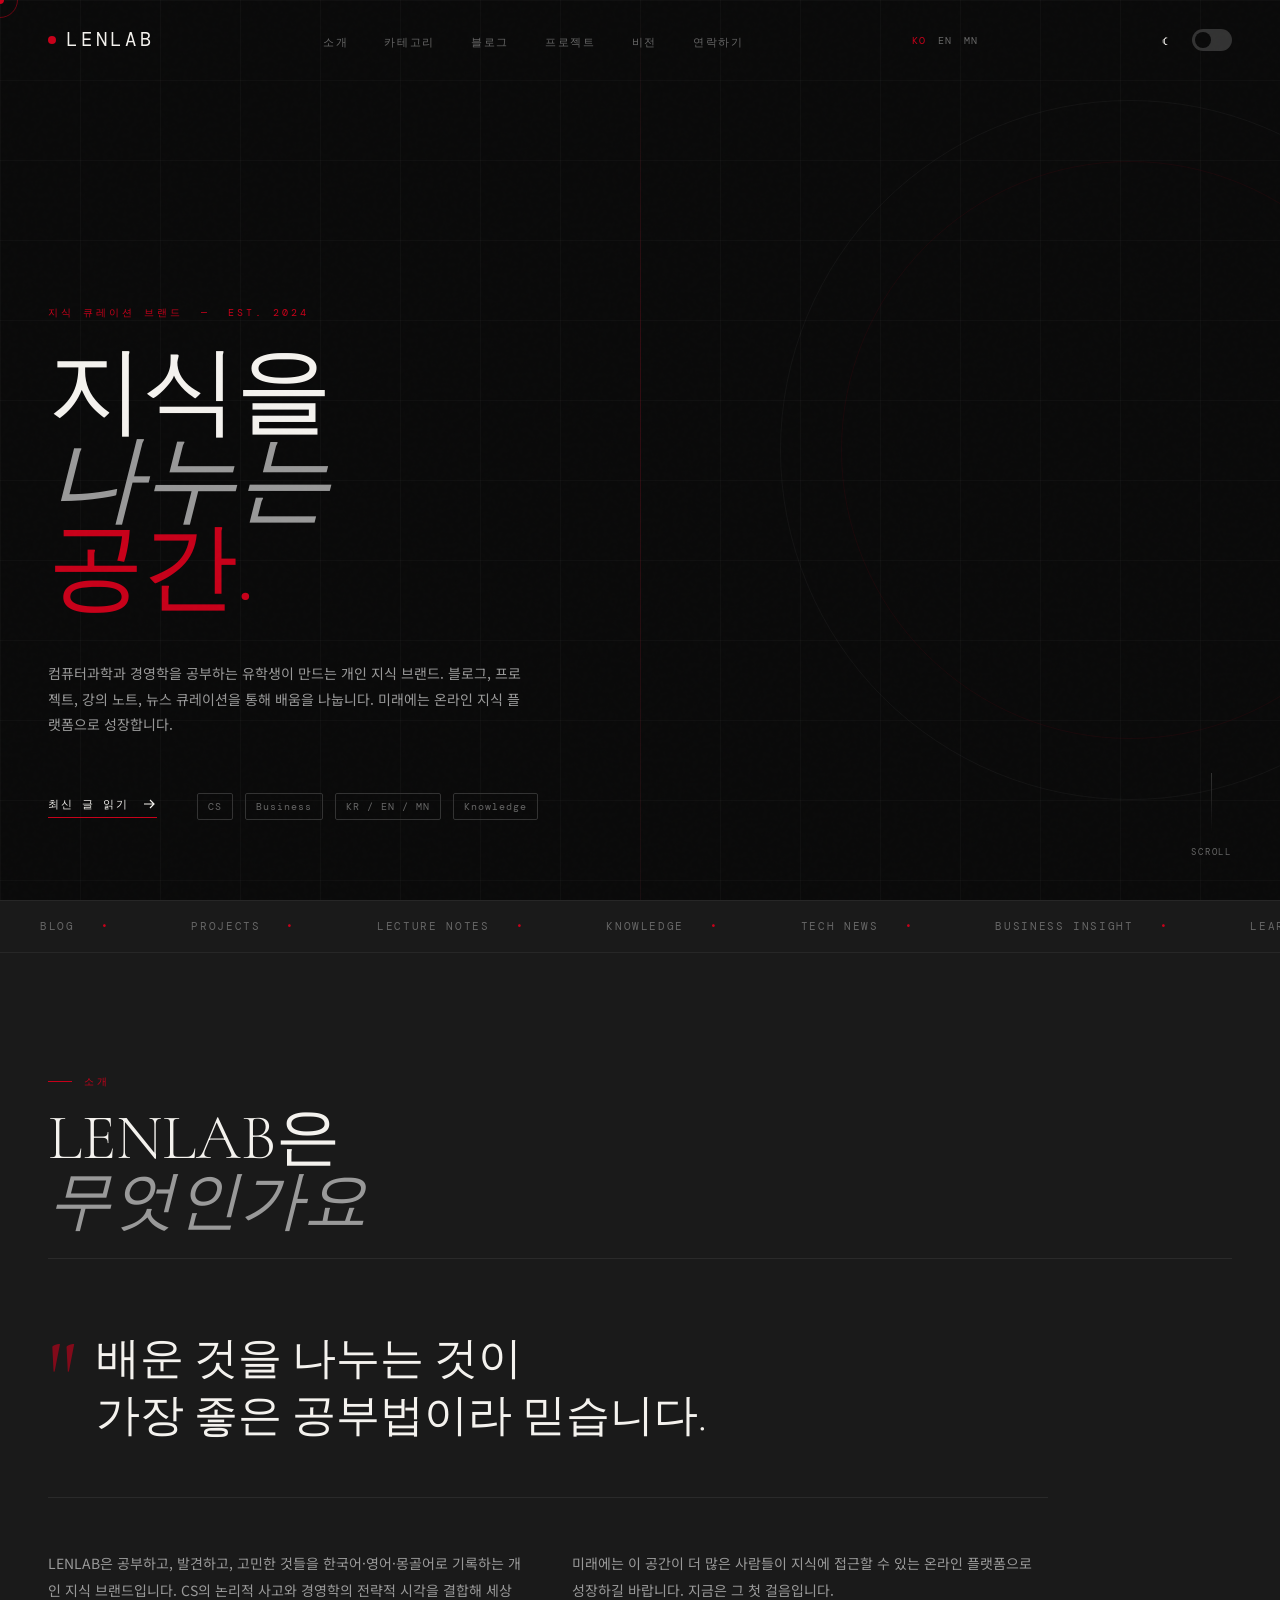
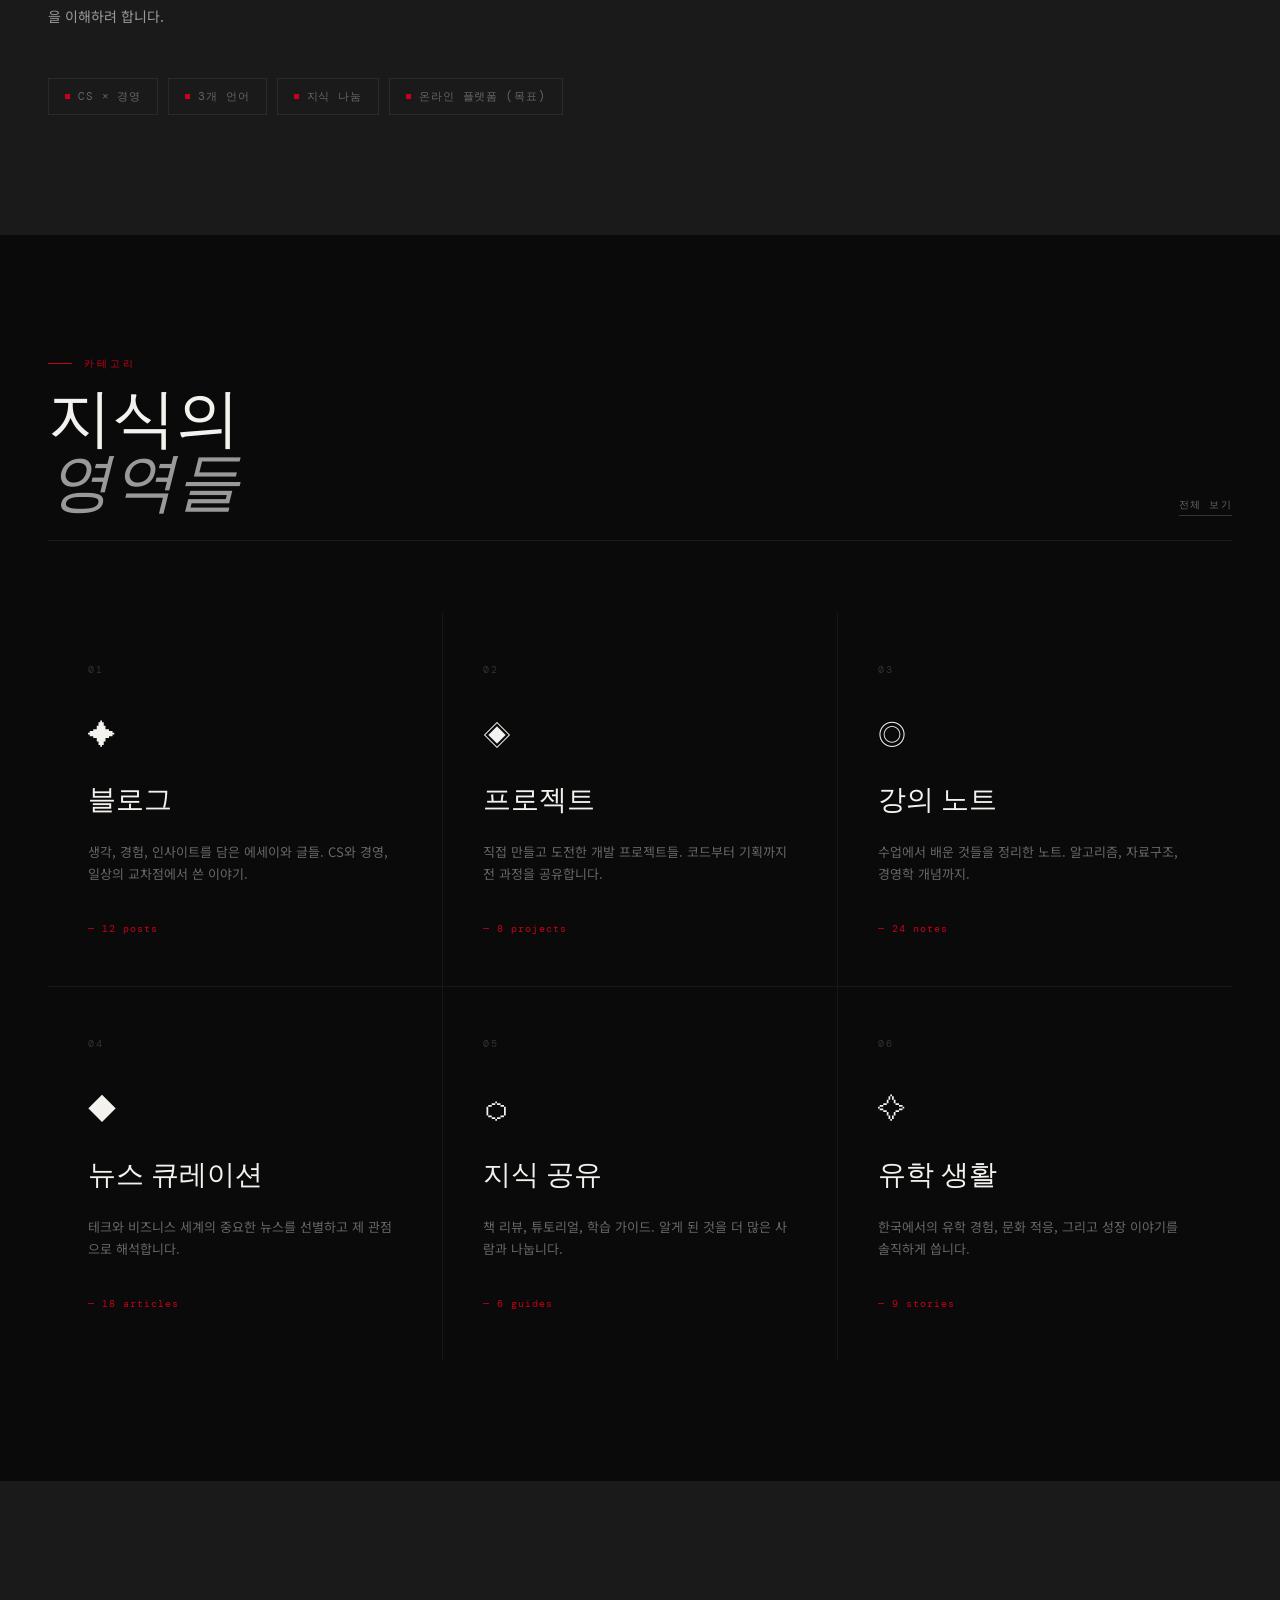
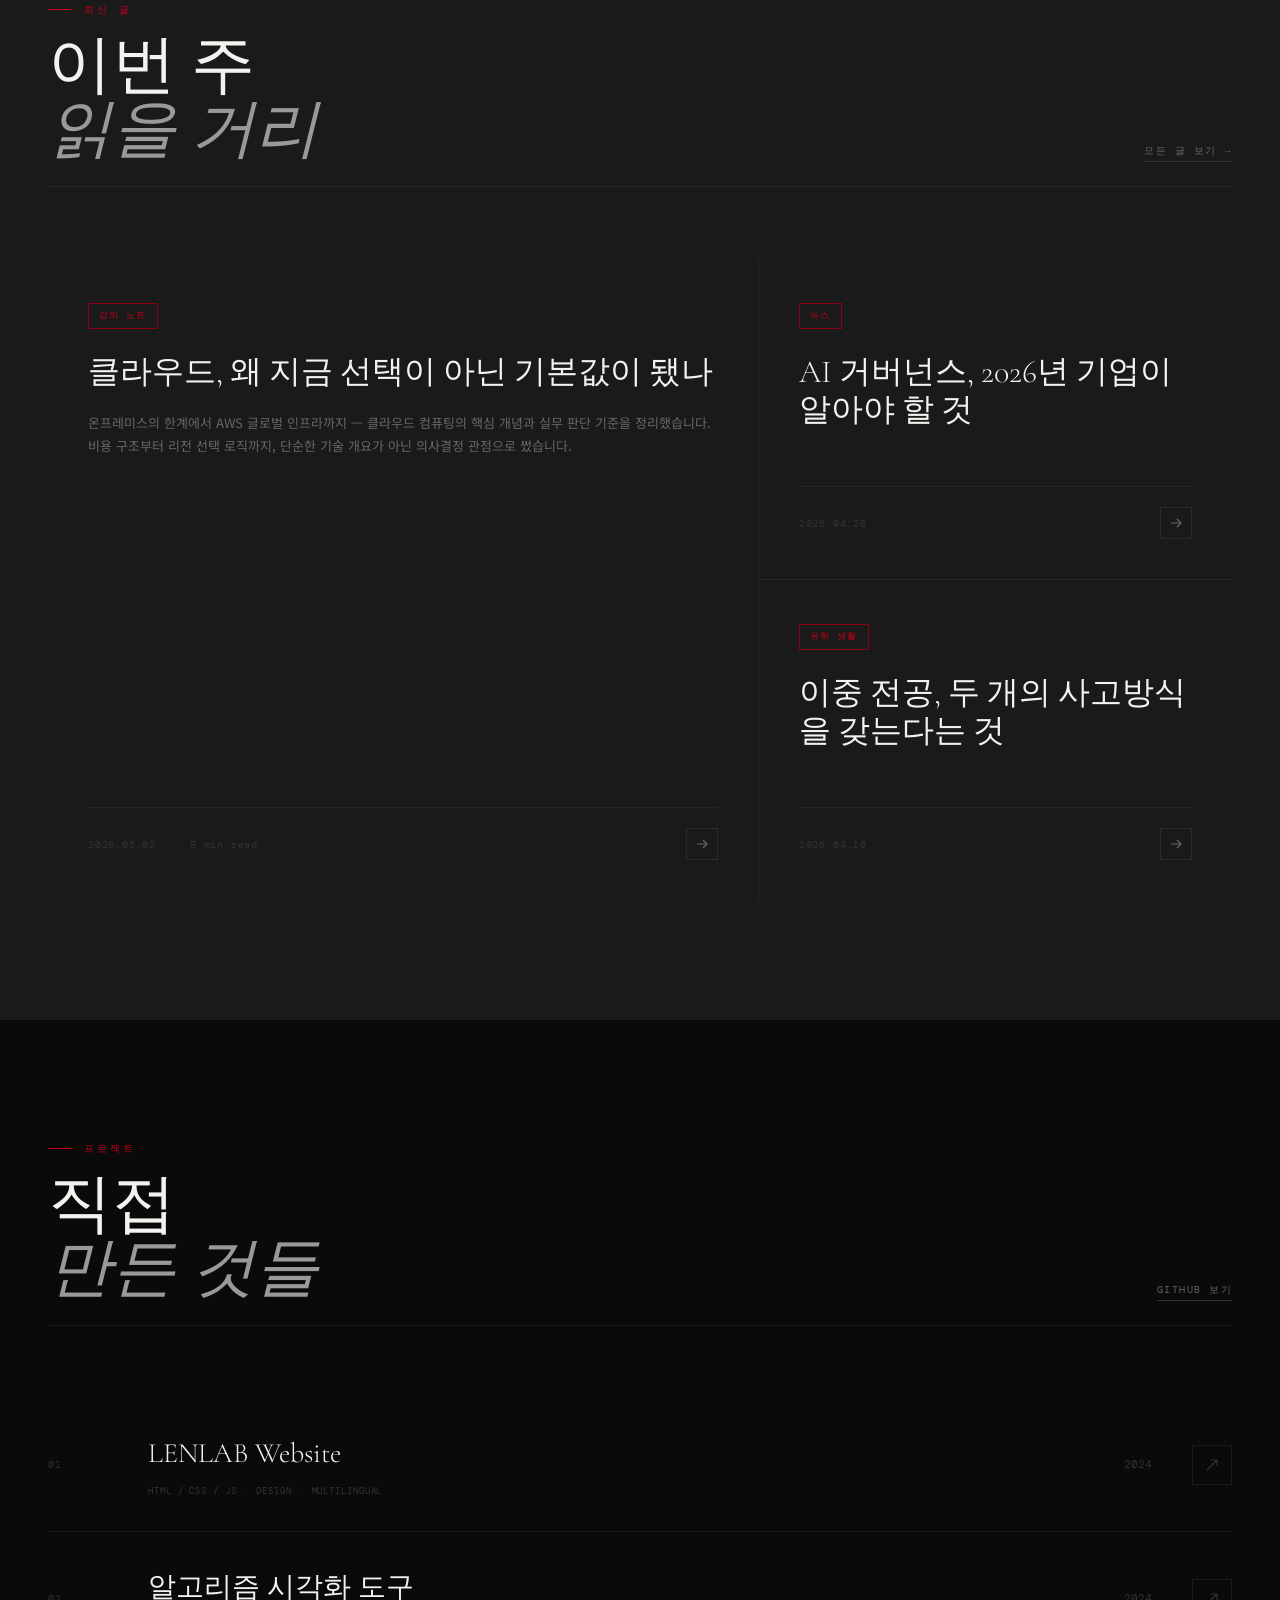
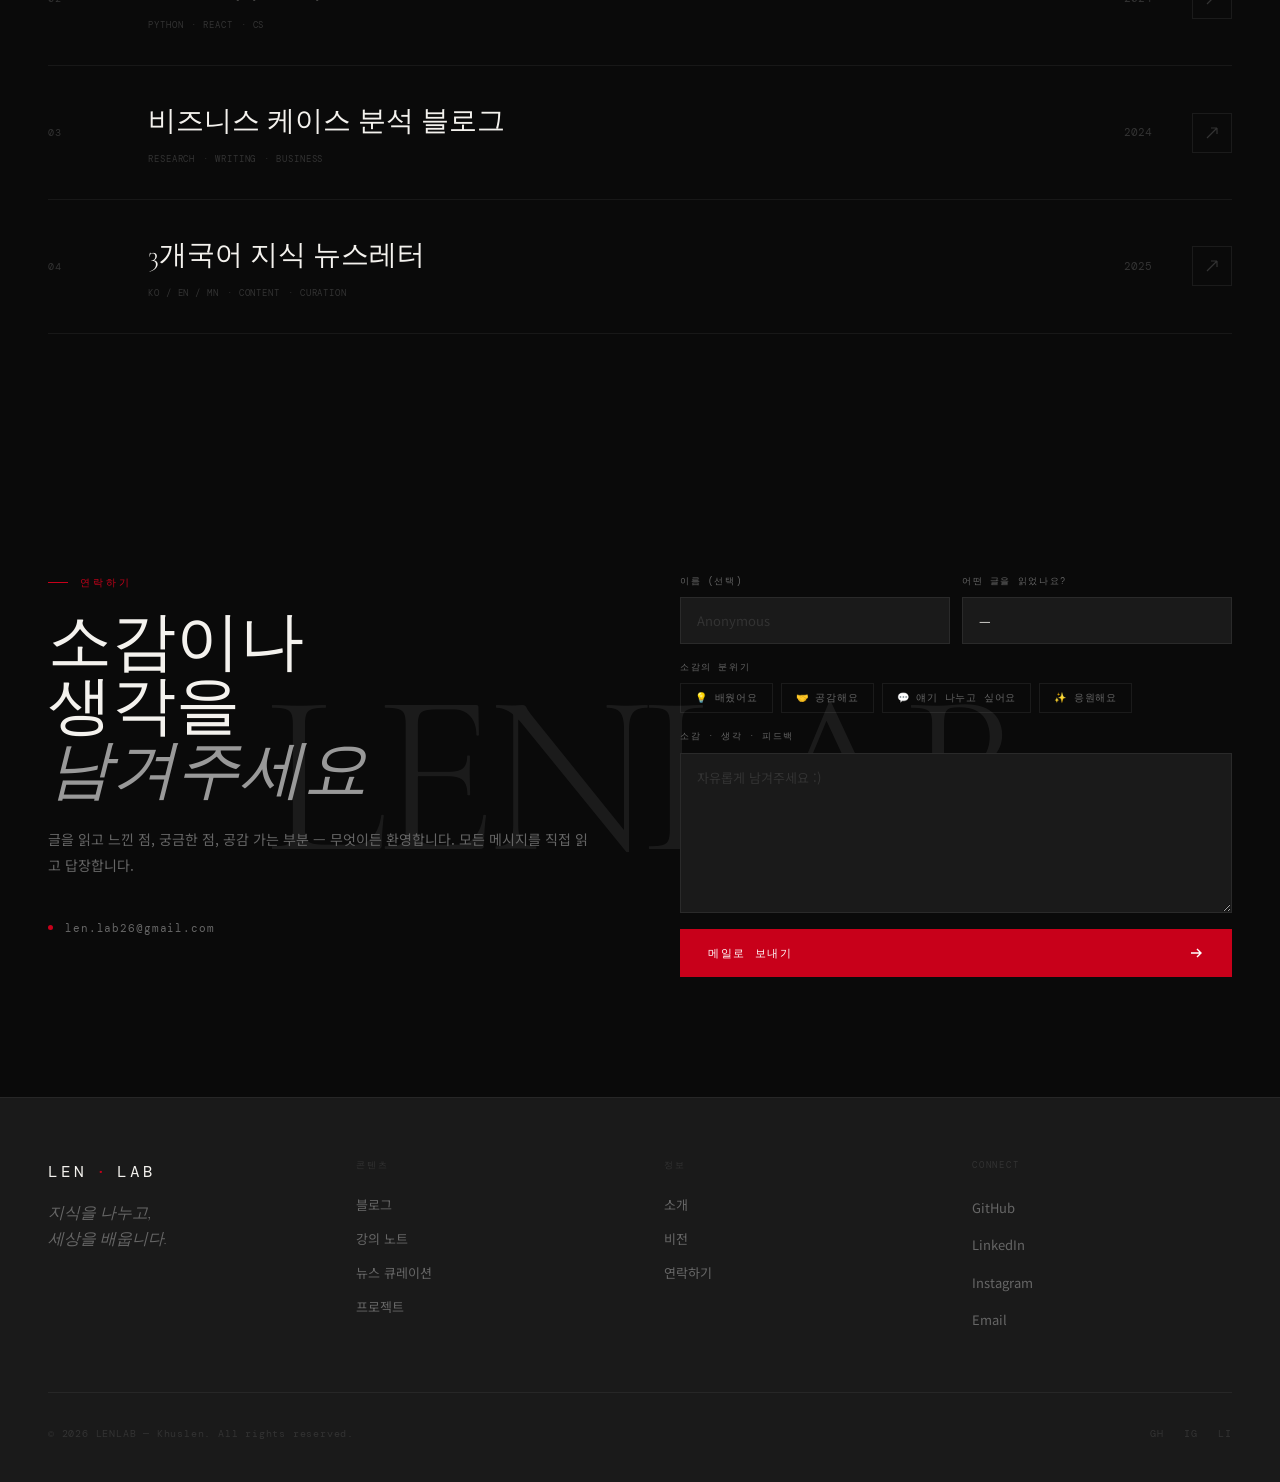
<file: index.html>
<!DOCTYPE html>
<html lang="ko">

<head>
  <meta charset="UTF-8" />
  <meta name="viewport" content="width=device-width, initial-scale=1.0" />
  <title>LENLAB — Knowledge. Curated.</title>
  <link rel="preconnect" href="https://fonts.googleapis.com">
  <link rel="preconnect" href="https://fonts.gstatic.com" crossorigin>
  <link
    href="https://fonts.googleapis.com/css2?family=Cormorant+Garamond:ital,wght@0,300;0,400;0,600;1,300;1,400&family=DM+Mono:wght@300;400;500&family=Noto+Sans+KR:wght@300;400;500&family=Noto+Sans+Mongolian&display=swap"
    rel="stylesheet">
  <style>
    /* ===== RESET & TOKENS ===== */
    *,
    *::before,
    *::after {
      box-sizing: border-box;
      margin: 0;
      padding: 0;
    }

    :root {
      /* DARK MODE (default) */
      --black: #0a0a0a;
      --white: #f4f2ee;
      --off-white: #e8e4dc;
      --red: #c8001a;
      --red-dim: #8b0012;
      --gray-800: #1a1a1a;
      --gray-600: #333333;
      --gray-400: #666666;
      --gray-200: #999999;

      /* THEME TOKENS (swap on light mode) */
      --bg: #0a0a0a;
      --bg-alt: #1a1a1a;
      --text: #f4f2ee;
      --text-dim: #999999;
      --text-muted: #666666;
      --text-faint: #333333;
      --border: rgba(255, 255, 255, 0.06);
      --border-dim: rgba(255, 255, 255, 0.07);
      --grid-line: rgba(255, 255, 255, 0.025);
      --card-bg: #0a0a0a;
      --card-hover: #1a1a1a;
      --vision-bg: #f4f2ee;
      --vision-alt: #e8e4dc;
      --vision-text: #0a0a0a;
      --vision-dim: #666666;
      --vision-border: rgba(0, 0, 0, 0.1);
      --cursor-ring: rgba(200, 0, 26, 0.5);
      --marquee-bg: #1a1a1a;
      --noise-opacity: 0.3;
      --footer-bg: #1a1a1a;

      --font-serif: 'Cormorant Garamond', 'Noto Serif KR', Georgia, serif;
      --font-mono: 'DM Mono', 'Courier New', monospace;
      --font-sans: 'Noto Sans KR', sans-serif;
    }

    /* ===== LIGHT MODE ===== */
    html.light {
      --bg: #f7f5f0;
      --bg-alt: #edeae3;
      --text: #0a0a0a;
      --text-dim: #444444;
      --text-muted: #777777;
      --text-faint: #aaaaaa;
      --border: rgba(0, 0, 0, 0.07);
      --border-dim: rgba(0, 0, 0, 0.08);
      --grid-line: rgba(0, 0, 0, 0.04);
      --card-bg: #f7f5f0;
      --card-hover: #edeae3;
      --vision-bg: #0a0a0a;
      --vision-alt: #1a1a1a;
      --vision-text: #f4f2ee;
      --vision-dim: #999999;
      --vision-border: rgba(255, 255, 255, 0.08);
      --cursor-ring: rgba(200, 0, 26, 0.4);
      --marquee-bg: #edeae3;
      --noise-opacity: 0.12;
      --footer-bg: #edeae3;
    }

    html {
      scroll-behavior: smooth;
      transition: background 0.4s;
    }

    body {
      background: var(--bg);
      color: var(--text);
      font-family: var(--font-sans);
      font-size: 15px;
      line-height: 1.7;
      overflow-x: hidden;
      cursor: none;
      transition: background 0.4s, color 0.4s;
    }

    /* ===== CUSTOM CURSOR ===== */
    .cursor {
      position: fixed;
      width: 8px;
      height: 8px;
      background: var(--red);
      border-radius: 50%;
      pointer-events: none;
      z-index: 9999;
      transform: translate(-50%, -50%);
      transition: width 0.2s, height 0.2s, background 0.2s;
    }

    .cursor-ring {
      position: fixed;
      width: 36px;
      height: 36px;
      border: 1px solid rgba(200, 0, 26, 0.5);
      border-radius: 50%;
      pointer-events: none;
      z-index: 9998;
      transform: translate(-50%, -50%);
      transition: transform 0.12s ease-out, width 0.3s, height 0.3s, border-color 0.3s;
    }

    body:has(a:hover) .cursor {
      width: 12px;
      height: 12px;
      background: var(--text);
    }

    body:has(a:hover) .cursor-ring {
      width: 50px;
      height: 50px;
      border-color: var(--text);
    }

    /* ===== NOISE OVERLAY ===== */
    body::before {
      content: '';
      position: fixed;
      inset: 0;
      background-image: url("data:image/svg+xml,%3Csvg viewBox='0 0 200 200' xmlns='http://www.w3.org/2000/svg'%3E%3Cfilter id='noise'%3E%3CfeTurbulence type='fractalNoise' baseFrequency='0.9' numOctaves='4' stitchTiles='stitch'/%3E%3C/filter%3E%3Crect width='100%25' height='100%25' filter='url(%23noise)' opacity='0.04'/%3E%3C/svg%3E");
      pointer-events: none;
      z-index: 1000;
      opacity: var(--noise-opacity);
    }

    /* ===== NAV ===== */
    nav {
      position: fixed;
      top: 0;
      left: 0;
      right: 0;
      z-index: 500;
      display: flex;
      align-items: center;
      justify-content: space-between;
      padding: 24px 48px;
      border-bottom: 1px solid transparent;
      transition: border-color 0.4s, background 0.4s, backdrop-filter 0.4s;
    }

    nav.scrolled {
      border-color: var(--border-dim);
      background: rgba(10, 10, 10, 0.85);
      backdrop-filter: blur(16px);
    }

    html.light nav.scrolled {
      background: rgba(247, 245, 240, 0.88);
    }

    .nav-logo {
      font-family: var(--font-mono);
      font-size: 19px;
      letter-spacing: 0.2em;
      text-transform: uppercase;
      color: var(--text);
      text-decoration: none;
      display: flex;
      align-items: center;
      gap: 10px;
    }

    .nav-logo-dot {
      width: 8px;
      height: 8px;
      background: var(--red);
      border-radius: 50%;
      animation: pulse 2s ease-in-out infinite;
    }

    @keyframes pulse {

      0%,
      100% {
        opacity: 1;
        transform: scale(1);
      }

      50% {
        opacity: 0.5;
        transform: scale(0.7);
      }
    }

    .nav-links {
      display: flex;
      align-items: center;
      gap: 36px;
      list-style: none;
    }

    .nav-links a {
      font-family: var(--font-mono);
      font-size: 11px;
      letter-spacing: 0.15em;
      text-transform: uppercase;
      color: var(--text-muted);
      text-decoration: none;
      position: relative;
      transition: color 0.3s;
    }

    .nav-links a::after {
      content: '';
      position: absolute;
      bottom: -2px;
      left: 0;
      width: 0;
      height: 1px;
      background: var(--red);
      transition: width 0.3s;
    }

    .nav-links a:hover {
      color: var(--text);
    }

    .nav-links a:hover::after {
      width: 100%;
    }

    .nav-lang {
      display: flex;
      gap: 12px;
      font-family: var(--font-mono);
      font-size: 10px;
      letter-spacing: 0.1em;
    }

    .nav-lang button {
      background: none;
      border: none;
      color: var(--text-muted);
      cursor: pointer;
      transition: color 0.3s;
      font-family: inherit;
      font-size: inherit;
      letter-spacing: inherit;
      padding: 2px 0;
    }

    .nav-lang button.active,
    .nav-lang button:hover {
      color: var(--red);
    }

    /* ===== THEME TOGGLE ===== */
    .theme-toggle {
      width: 40px;
      height: 22px;
      background: var(--text-faint);
      border-radius: 11px;
      border: none;
      cursor: pointer;
      position: relative;
      transition: background 0.3s;
      flex-shrink: 0;
      margin-left: 16px;
    }

    .theme-toggle::after {
      content: '';
      position: absolute;
      top: 3px;
      left: 3px;
      width: 16px;
      height: 16px;
      border-radius: 50%;
      background: var(--bg);
      transition: transform 0.3s, background 0.3s;
    }

    html.light .theme-toggle {
      background: var(--red);
    }

    html.light .theme-toggle::after {
      transform: translateX(18px);
    }

    .theme-toggle-wrap {
      display: flex;
      align-items: center;
      gap: 8px;
      margin-left: 16px;
    }

    .theme-toggle-icon {
      font-size: 12px;
      line-height: 1;
      user-select: none;
      transition: opacity 0.3s;
    }

    /* ===== HERO ===== */
    #hero {
      min-height: 100vh;
      display: flex;
      align-items: flex-end;
      padding: 0 48px 80px;
      position: relative;
      overflow: hidden;
    }

    .hero-grid-lines {
      position: absolute;
      inset: 0;
      background-image:
        linear-gradient(to right, var(--grid-line) 1px, transparent 1px),
        linear-gradient(to bottom, var(--grid-line) 1px, transparent 1px);
      background-size: 80px 80px;
    }

    .hero-vline {
      position: absolute;
      left: 50%;
      top: 0;
      bottom: 0;
      width: 1px;
      background: linear-gradient(to bottom, transparent, rgba(200, 0, 26, 0.2) 40%, rgba(200, 0, 26, 0.05) 100%);
    }

    .hero-circle {
      position: absolute;
      right: -200px;
      top: 50%;
      transform: translateY(-50%);
      width: 700px;
      height: 700px;
      border-radius: 50%;
      border: 1px solid rgba(255, 255, 255, 0.04);
      animation: spin 60s linear infinite;
    }

    .hero-circle::after {
      content: '';
      position: absolute;
      inset: 60px;
      border-radius: 50%;
      border: 1px solid rgba(200, 0, 26, 0.08);
    }

    @keyframes spin {
      from {
        transform: translateY(-50%) rotate(0deg);
      }

      to {
        transform: translateY(-50%) rotate(360deg);
      }
    }

    .hero-eyebrow {
      font-family: var(--font-mono);
      font-size: 10px;
      letter-spacing: 0.3em;
      text-transform: uppercase;
      color: var(--red);
      margin-bottom: 28px;
      opacity: 0;
      animation: fadeUp 0.8s 0.2s forwards;
    }

    .hero-content {
      position: relative;
      z-index: 2;
      max-width: 900px;
    }

    .hero-title {
      font-family: var(--font-serif);
      font-size: clamp(52px, 7.5vw, 108px);
      font-weight: 300;
      line-height: 0.92;
      letter-spacing: -0.02em;
      color: var(--text);
      opacity: 0;
      animation: fadeUp 1s 0.4s forwards;
    }

    .hero-title em {
      font-style: italic;
      color: var(--text-dim);
    }

    .hero-title .red {
      color: var(--red);
    }

    .hero-desc {
      margin-top: 48px;
      max-width: 480px;
      font-size: 14px;
      color: var(--text-dim);
      line-height: 1.8;
      opacity: 0;
      animation: fadeUp 0.8s 0.8s forwards;
    }

    .hero-meta {
      margin-top: 56px;
      display: flex;
      align-items: center;
      gap: 40px;
      opacity: 0;
      animation: fadeUp 0.8s 1s forwards;
    }

    .hero-cta {
      display: inline-flex;
      align-items: center;
      gap: 12px;
      font-family: var(--font-mono);
      font-size: 11px;
      letter-spacing: 0.15em;
      text-transform: uppercase;
      color: var(--text);
      text-decoration: none;
      border-bottom: 1px solid var(--red);
      padding-bottom: 4px;
      transition: color 0.3s;
    }

    .hero-cta:hover {
      color: var(--red);
    }

    .hero-cta svg {
      transition: transform 0.3s;
    }

    .hero-cta:hover svg {
      transform: translateX(4px);
    }

    .hero-tags {
      display: flex;
      gap: 12px;
      flex-wrap: wrap;
    }

    .hero-tag {
      font-family: var(--font-mono);
      font-size: 10px;
      letter-spacing: 0.1em;
      color: var(--text-muted);
      border: 1px solid var(--text-faint);
      padding: 4px 10px;
      border-radius: 2px;
    }

    .hero-scroll {
      position: absolute;
      bottom: 40px;
      right: 48px;
      display: flex;
      flex-direction: column;
      align-items: center;
      gap: 12px;
      font-family: var(--font-mono);
      font-size: 9px;
      letter-spacing: 0.2em;
      color: var(--text-muted);
      text-transform: uppercase;
      opacity: 0;
      animation: fadeIn 1s 1.5s forwards;
    }

    .hero-scroll-line {
      width: 1px;
      height: 60px;
      background: linear-gradient(to bottom, var(--text-faint), transparent);
      animation: scrollLine 2s 2s ease-in-out infinite;
    }

    @keyframes scrollLine {
      0% {
        transform: scaleY(1);
        transform-origin: top;
        opacity: 1;
      }

      50% {
        transform: scaleY(0);
        transform-origin: top;
        opacity: 0;
      }

      51% {
        transform: scaleY(0);
        transform-origin: bottom;
      }

      100% {
        transform: scaleY(1);
        transform-origin: bottom;
        opacity: 1;
      }
    }

    @keyframes fadeUp {
      from {
        opacity: 0;
        transform: translateY(30px);
      }

      to {
        opacity: 1;
        transform: translateY(0);
      }
    }

    @keyframes fadeIn {
      from {
        opacity: 0;
      }

      to {
        opacity: 1;
      }
    }

    /* ===== MARQUEE ===== */
    .marquee-strip {
      border-top: 1px solid var(--border);
      border-bottom: 1px solid var(--border);
      overflow: hidden;
      padding: 16px 0;
      background: var(--marquee-bg);
      transition: background 0.4s;
    }

    .marquee-track {
      display: flex;
      gap: 0;
      animation: marquee 28s linear infinite;
      white-space: nowrap;
    }

    .marquee-item {
      display: inline-flex;
      align-items: center;
      gap: 24px;
      font-family: var(--font-mono);
      font-size: 11px;
      letter-spacing: 0.15em;
      text-transform: uppercase;
      color: var(--text-muted);
      padding: 0 40px;
    }

    .marquee-dot {
      color: var(--red);
      font-size: 18px;
      line-height: 1;
    }

    @keyframes marquee {
      from {
        transform: translateX(0);
      }

      to {
        transform: translateX(-50%);
      }
    }

    /* ===== SECTION COMMON ===== */
    section {
      padding: 120px 48px;
    }

    .section-header {
      display: flex;
      align-items: flex-end;
      justify-content: space-between;
      margin-bottom: 72px;
      padding-bottom: 24px;
      border-bottom: 1px solid var(--border-dim);
    }

    .section-label {
      font-family: var(--font-mono);
      font-size: 10px;
      letter-spacing: 0.3em;
      text-transform: uppercase;
      color: var(--red);
      margin-bottom: 16px;
      display: flex;
      align-items: center;
      gap: 12px;
    }

    .section-label::before {
      content: '';
      display: block;
      width: 24px;
      height: 1px;
      background: var(--red);
    }

    .section-title {
      font-family: var(--font-serif);
      font-size: clamp(36px, 5vw, 72px);
      font-weight: 300;
      line-height: 1;
      color: var(--text);
    }

    .section-title em {
      font-style: italic;
      color: var(--text-dim);
    }

    .view-all {
      font-family: var(--font-mono);
      font-size: 10px;
      letter-spacing: 0.15em;
      text-transform: uppercase;
      color: var(--text-muted);
      text-decoration: none;
      border-bottom: 1px solid var(--text-faint);
      padding-bottom: 2px;
      transition: color 0.3s, border-color 0.3s;
      flex-shrink: 0;
    }

    .view-all:hover {
      color: var(--text);
      border-color: var(--text);
    }

    /* ===== ABOUT — 심플 버전 ===== */
    #about {
      background: var(--bg-alt);
      transition: background 0.4s;
    }

    .about-body {
      font-size: 14px;
      color: var(--text-dim);
      line-height: 1.9;
    }

    .about-simple {
      max-width: 1000px;
    }

    .about-quote-block {
      display: flex;
      align-items: flex-start;
      gap: 20px;
      margin-bottom: 52px;
      padding-bottom: 52px;
      border-bottom: 1px solid var(--border-dim);
    }

    .about-quote-mark {
      font-family: var(--font-serif);
      font-size: 100px;
      line-height: 0.75;
      color: var(--red);
      flex-shrink: 0;
      opacity: 0.6;
      margin-top: 8px;
    }

    .about-quote-text {
      font-family: var(--font-serif);
      font-size: clamp(26px, 3.5vw, 44px);
      font-weight: 300;
      line-height: 1.3;
      color: var(--text);
    }

    .about-text-cols {
      display: grid;
      grid-template-columns: 1fr 1fr;
      gap: 48px;
      margin-bottom: 48px;
    }

    .about-text-col .about-body {
      margin-bottom: 0;
    }

    .about-chips-row {
      display: flex;
      gap: 10px;
      flex-wrap: wrap;
    }

    .about-chip {
      display: inline-flex;
      align-items: center;
      gap: 8px;
      font-family: var(--font-mono);
      font-size: 11px;
      letter-spacing: 0.08em;
      color: var(--text-muted);
      border: 1px solid var(--border-dim);
      padding: 8px 16px;
      transition: border-color 0.3s, color 0.3s;
    }

    .about-chip:hover {
      border-color: var(--red);
      color: var(--text);
    }

    .about-chip-dot {
      width: 5px;
      height: 5px;
      background: var(--red);
      border-radius: 50;
      flex-shrink: 0;
    }

    /* ===== CATEGORIES ===== */
    #categories {
      background: var(--bg);
      transition: background 0.4s;
    }

    .categories-grid {
      display: grid;
      grid-template-columns: repeat(3, 1fr);
      gap: 1px;
      background: var(--border);
    }

    .cat-card {
      background: var(--card-bg);
      padding: 48px 40px;
      position: relative;
      overflow: hidden;
      cursor: pointer;
      transition: background 0.4s;
    }

    .cat-card::before {
      content: '';
      position: absolute;
      bottom: 0;
      left: 0;
      right: 0;
      height: 2px;
      background: var(--red);
      transform: scaleX(0);
      transform-origin: left;
      transition: transform 0.4s;
    }

    .cat-card:hover {
      background: var(--card-hover);
    }

    .cat-card:hover::before {
      transform: scaleX(1);
    }

    .cat-num {
      font-family: var(--font-mono);
      font-size: 10px;
      letter-spacing: 0.15em;
      color: var(--text-faint);
      margin-bottom: 32px;
    }

    .cat-icon {
      font-size: 28px;
      margin-bottom: 20px;
      display: block;
      transition: transform 0.3s;
      color: var(--text);
    }

    .cat-card:hover .cat-icon {
      transform: translateY(-4px);
    }

    .cat-title {
      font-family: var(--font-serif);
      font-size: 28px;
      font-weight: 300;
      color: var(--text);
      margin-bottom: 16px;
    }

    .cat-desc {
      font-size: 13px;
      color: var(--text-muted);
      line-height: 1.7;
      margin-bottom: 28px;
    }

    .cat-count {
      font-family: var(--font-mono);
      font-size: 10px;
      letter-spacing: 0.1em;
      color: var(--red);
    }

    /* ===== FEATURED POSTS ===== */
    #posts {
      background: var(--bg-alt);
      transition: background 0.4s;
    }

    .posts-layout {
      display: grid;
      grid-template-columns: 1.5fr 1fr;
      grid-template-rows: auto auto;
      gap: 1px;
      background: var(--border);
    }

    .post-card {
      background: var(--bg-alt);
      padding: 40px;
      position: relative;
      overflow: hidden;
      transition: background 0.3s;
      text-decoration: none;
      color: inherit;
      display: flex;
      flex-direction: column;
      justify-content: space-between;
      min-height: 320px;
      cursor: pointer;
    }

    .post-card:hover {
      background: var(--card-hover);
    }

    .post-card.featured {
      grid-row: 1 / 3;
    }

    .post-cat-tag {
      display: inline-block;
      font-family: var(--font-mono);
      font-size: 9px;
      letter-spacing: 0.15em;
      text-transform: uppercase;
      color: var(--red);
      border: 1px solid var(--red-dim);
      padding: 4px 10px;
      margin-bottom: 24px;
      align-self: flex-start;
    }

    .post-title {
      font-family: var(--font-serif);
      font-size: clamp(22px, 2.5vw, 38px);
      font-weight: 300;
      line-height: 1.2;
      color: var(--text);
      margin-bottom: 20px;
      transition: color 0.3s;
    }

    .post-card:hover .post-title {
      color: var(--text-dim);
    }

    .post-excerpt {
      font-size: 13px;
      color: var(--text-muted);
      line-height: 1.8;
      margin-bottom: 32px;
      flex: 1;
    }

    .post-meta {
      display: flex;
      align-items: center;
      justify-content: space-between;
      font-family: var(--font-mono);
      font-size: 10px;
      letter-spacing: 0.08em;
      color: var(--text-faint);
      border-top: 1px solid var(--border);
      padding-top: 20px;
    }

    .post-arrow {
      width: 32px;
      height: 32px;
      border: 1px solid var(--border-dim);
      display: flex;
      align-items: center;
      justify-content: center;
      color: var(--text-muted);
      transition: border-color 0.3s, background 0.3s, color 0.3s;
    }

    .post-card:hover .post-arrow {
      border-color: var(--red);
      background: var(--red);
      color: var(--white);
    }

    /* ===== PROJECTS ===== */
    #projects {
      background: var(--bg);
      transition: background 0.4s;
    }

    .projects-list {
      display: flex;
      flex-direction: column;
      gap: 0;
    }

    .project-row {
      display: grid;
      grid-template-columns: 60px 1fr auto auto;
      align-items: center;
      gap: 40px;
      padding: 32px 0;
      border-bottom: 1px solid var(--border);
      cursor: pointer;
      transition: padding-left 0.3s;
    }

    .project-row:hover {
      padding-left: 12px;
    }

    .project-num {
      font-family: var(--font-mono);
      font-size: 10px;
      letter-spacing: 0.1em;
      color: var(--text-faint);
    }

    .project-name {
      font-family: var(--font-serif);
      font-size: 28px;
      font-weight: 300;
      color: var(--text);
      margin-bottom: 6px;
      transition: color 0.3s;
    }

    .project-row:hover .project-name {
      color: var(--text-dim);
    }

    .project-tags-row {
      display: flex;
      gap: 8px;
    }

    .project-tag {
      font-family: var(--font-mono);
      font-size: 9px;
      letter-spacing: 0.1em;
      color: var(--text-faint);
      text-transform: uppercase;
    }

    .project-year {
      font-family: var(--font-mono);
      font-size: 11px;
      color: var(--text-faint);
    }

    .project-link-icon {
      width: 40px;
      height: 40px;
      border: 1px solid var(--border-dim);
      display: flex;
      align-items: center;
      justify-content: center;
      color: var(--text-faint);
      transition: border-color 0.3s, color 0.3s;
    }

    .project-row:hover .project-link-icon {
      border-color: var(--red);
      color: var(--red);
    }

    /* ===== VISION ===== */
    #vision {
      background: var(--vision-bg);
      color: var(--vision-text);
      transition: background 0.4s, color 0.4s;
    }

    #vision .section-label {
      color: var(--red);
    }

    #vision .section-label::before {
      background: var(--red);
    }

    #vision .section-title {
      color: var(--vision-text);
    }

    #vision .section-title em {
      color: var(--vision-dim);
    }

    #vision .view-all {
      color: var(--vision-dim);
      border-color: var(--vision-dim);
    }

    #vision .view-all:hover {
      color: var(--vision-text);
      border-color: var(--vision-text);
    }

    .vision-grid {
      display: grid;
      grid-template-columns: repeat(2, 1fr);
      gap: 1px;
      background: var(--vision-border);
    }

    .vision-card {
      background: var(--vision-bg);
      padding: 56px 48px;
      position: relative;
      transition: background 0.4s;
    }

    .vision-card:nth-child(odd) {
      background: var(--vision-alt);
    }

    .vision-phase {
      font-family: var(--font-mono);
      font-size: 9px;
      letter-spacing: 0.2em;
      text-transform: uppercase;
      color: var(--red);
      margin-bottom: 24px;
    }

    .vision-title {
      font-family: var(--font-serif);
      font-size: 34px;
      font-weight: 300;
      line-height: 1.2;
      color: var(--vision-text);
      margin-bottom: 20px;
    }

    .vision-title em {
      font-style: italic;
      color: var(--vision-dim);
    }

    .vision-desc {
      font-size: 13px;
      color: var(--vision-dim);
      line-height: 1.85;
    }

    .vision-tag {
      position: absolute;
      top: 32px;
      right: 32px;
      font-family: var(--font-mono);
      font-size: 9px;
      color: var(--vision-border);
      letter-spacing: 0.1em;
    }

    /* ===== NEWSLETTER ===== */
    /* ===== CONTACT (구 newsletter) ===== */
    #contact {
      background: var(--bg);
      padding: 120px 48px;
      position: relative;
      overflow: hidden;
      transition: background 0.4s;
    }

    #contact::before {
      content: 'LENLAB';
      position: absolute;
      top: 50%;
      left: 50%;
      transform: translate(-50%, -50%);
      font-family: var(--font-serif);
      font-size: clamp(100px, 18vw, 240px);
      font-weight: 300;
      color: var(--border-dim);
      white-space: nowrap;
      pointer-events: none;
      letter-spacing: -0.05em;
      user-select: none;
    }

    .contact-inner {
      position: relative;
      z-index: 2;
      display: grid;
      grid-template-columns: 1fr 1fr;
      gap: 80px;
      align-items: start;
    }

    .contact-left {}

    .contact-label {
      font-family: var(--font-mono);
      font-size: 10px;
      letter-spacing: 0.3em;
      text-transform: uppercase;
      color: var(--red);
      margin-bottom: 20px;
      display: flex;
      align-items: center;
      gap: 12px;
    }

    .contact-label::before {
      content: '';
      display: block;
      width: 20px;
      height: 1px;
      background: var(--red);
    }

    .contact-title {
      font-family: var(--font-serif);
      font-size: clamp(36px, 5vw, 68px);
      font-weight: 300;
      line-height: 1;
      color: var(--text);
      margin-bottom: 24px;
    }

    .contact-title em {
      font-style: italic;
      color: var(--text-dim);
    }

    .contact-desc {
      font-size: 14px;
      color: var(--text-muted);
      line-height: 1.85;
      margin-bottom: 40px;
    }

    .contact-info-row {
      display: flex;
      align-items: center;
      gap: 12px;
      font-family: var(--font-mono);
      font-size: 11px;
      letter-spacing: 0.08em;
      color: var(--text-muted);
    }

    .contact-info-dot {
      width: 5px;
      height: 5px;
      background: var(--red);
      border-radius: 50%;
    }

    .contact-right {}

    .contact-form {
      display: flex;
      flex-direction: column;
      gap: 16px;
    }

    .form-row {
      display: grid;
      grid-template-columns: 1fr 1fr;
      gap: 12px;
    }

    .form-group {
      display: flex;
      flex-direction: column;
      gap: 8px;
    }

    .form-label {
      font-family: var(--font-mono);
      font-size: 9px;
      letter-spacing: 0.18em;
      text-transform: uppercase;
      color: var(--text-muted);
    }

    .form-input,
    .form-select,
    .form-textarea {
      background: var(--bg-alt);
      border: 1px solid var(--border-dim);
      color: var(--text);
      padding: 13px 16px;
      font-family: var(--font-sans);
      font-size: 13px;
      outline: none;
      transition: border-color 0.3s, background 0.3s;
      width: 100%;
      appearance: none;
    }

    .form-input::placeholder,
    .form-textarea::placeholder {
      color: var(--text-faint);
    }

    .form-input:focus,
    .form-select:focus,
    .form-textarea:focus {
      border-color: var(--red);
      background: var(--bg-card, var(--bg));
    }

    .form-select {
      cursor: pointer;
      color: var(--text);
    }

    .form-select option {
      background: var(--bg-alt);
      color: var(--text);
    }

    .form-textarea {
      resize: vertical;
      min-height: 140px;
      line-height: 1.7;
    }

    .form-mood {
      display: flex;
      gap: 8px;
      flex-wrap: wrap;
    }

    .mood-btn {
      font-family: var(--font-mono);
      font-size: 10px;
      letter-spacing: 0.08em;
      background: transparent;
      border: 1px solid var(--border-dim);
      color: var(--text-muted);
      padding: 7px 14px;
      cursor: pointer;
      transition: border-color 0.25s, color 0.25s, background 0.25s;
    }

    .mood-btn:hover,
    .mood-btn.selected {
      border-color: var(--red);
      color: var(--red);
      background: rgba(200, 0, 26, 0.06);
    }

    .form-submit {
      display: flex;
      align-items: center;
      justify-content: space-between;
      background: var(--red);
      border: none;
      color: #fff;
      padding: 16px 28px;
      cursor: pointer;
      font-family: var(--font-mono);
      font-size: 11px;
      letter-spacing: 0.15em;
      text-transform: uppercase;
      transition: background 0.3s;
      width: 100%;
    }

    .form-submit:hover {
      background: var(--red-dim);
    }

    .form-submit svg {
      transition: transform 0.3s;
    }

    .form-submit:hover svg {
      transform: translateX(5px);
    }

    .form-note {
      font-family: var(--font-mono);
      font-size: 10px;
      color: var(--text-faint);
      letter-spacing: 0.06em;
      text-align: center;
    }

    /* ===== SCROLL REVEAL ===== */
    .reveal {
      opacity: 0;
      transform: translateY(24px);
      transition: opacity 0.8s ease, transform 0.8s ease;
    }

    .reveal.visible {
      opacity: 1;
      transform: translateY(0);
    }

    /* ===== RESPONSIVE ===== */
    @media (max-width: 1024px) {
      nav {
        padding: 20px 32px;
      }

      section {
        padding: 80px 32px;
      }

      #hero {
        padding: 0 32px 60px;
      }

      #contact {
        padding: 80px 32px;
      }

      .about-text-cols {
        grid-template-columns: 1fr;
        gap: 24px;
      }

      .categories-grid {
        grid-template-columns: repeat(2, 1fr);
      }

      .posts-layout {
        grid-template-columns: 1fr;
      }

      .post-card.featured {
        grid-row: auto;
      }

      .footer-top {
        grid-template-columns: 1fr 1fr;
      }

      .vision-grid {
        grid-template-columns: 1fr;
      }

      .contact-inner {
        grid-template-columns: 1fr;
        gap: 48px;
      }
    }

    @media (max-width: 768px) {
      nav {
        padding: 16px 24px;
      }

      .nav-links {
        display: none;
      }

      section {
        padding: 60px 24px;
      }

      #hero {
        padding: 0 24px 48px;
      }

      #contact {
        padding: 60px 24px;
      }

      .categories-grid {
        grid-template-columns: 1fr;
      }

      .footer-top {
        grid-template-columns: 1fr;
        gap: 32px;
      }

      .hero-scroll {
        right: 24px;
      }

      .project-row {
        grid-template-columns: 40px 1fr auto;
      }

      .project-year {
        display: none;
      }

      .footer-bottom {
        flex-direction: column;
        gap: 16px;
        text-align: center;
      }

      .about-quote-block {
        flex-direction: column;
        gap: 8px;
      }

      .about-quote-mark {
        font-size: 60px;
      }

      .form-row {
        grid-template-columns: 1fr;
      }
    }

    footer {
      background: var(--footer-bg);
      padding: 60px 48px 40px;
      border-top: 1px solid var(--border);
      transition: background 0.4s;
    }

    .footer-top {
      display: grid;
      grid-template-columns: 1fr 1fr 1fr 1fr;
      gap: 48px;
      margin-bottom: 60px;
    }

    .footer-logo {
      font-family: var(--font-mono);
      font-size: 16px;
      letter-spacing: 0.2em;
      color: var(--text);
      margin-bottom: 16px;
      display: flex;
      align-items: center;
      gap: 8px;
    }

    .footer-logo-dot {
      color: var(--red);
    }

    .footer-tagline {
      font-family: var(--font-serif);
      font-size: 16px;
      font-style: italic;
      color: var(--text-muted);
      line-height: 1.6;
    }

    .footer-col-title {
      font-family: var(--font-mono);
      font-size: 9px;
      letter-spacing: 0.2em;
      text-transform: uppercase;
      color: var(--text-faint);
      margin-bottom: 20px;
    }

    .footer-links {
      list-style: none;
      display: flex;
      flex-direction: column;
      gap: 12px;
    }

    .footer-links a {
      font-size: 13px;
      color: var(--text-muted);
      text-decoration: none;
      transition: color 0.3s;
    }

    .footer-links a:hover {
      color: var(--text);
    }

    .footer-bottom {
      display: flex;
      align-items: center;
      justify-content: space-between;
      padding-top: 32px;
      border-top: 1px solid var(--border);
      font-family: var(--font-mono);
      font-size: 10px;
      letter-spacing: 0.08em;
      color: var(--text-faint);
    }

    .footer-socials {
      display: flex;
      gap: 20px;
    }

    .footer-socials a {
      color: var(--text-faint);
      text-decoration: none;
      transition: color 0.3s;
      font-size: 10px;
      letter-spacing: 0.1em;
    }

    .footer-socials a:hover {
      color: var(--red);
    }

    /* ===== LANGUAGE CONTENT ===== */
    [data-lang] {
      display: none;
    }

    [data-lang="ko"] {
      display: block;
    }

    .inline-lang {
      display: none;
    }

    .inline-lang.ko {
      display: inline;
    }

    /* ===== SCROLL REVEAL ===== */
    .reveal {
      opacity: 0;
      transform: translateY(24px);
      transition: opacity 0.8s ease, transform 0.8s ease;
    }

    .reveal.visible {
      opacity: 1;
      transform: translateY(0);
    }

    /* ===== RESPONSIVE ===== */
    @media (max-width: 1024px) {
      nav {
        padding: 20px 32px;
      }

      section {
        padding: 80px 32px;
      }

      #hero {
        padding: 0 32px 60px;
      }

      .about-grid {
        grid-template-columns: 1fr;
        gap: 48px;
      }

      .about-portrait {
        max-width: 300px;
      }

      .categories-grid {
        grid-template-columns: repeat(2, 1fr);
      }

      .posts-layout {
        grid-template-columns: 1fr;
      }

      .post-card.featured {
        grid-row: auto;
      }

      .footer-top {
        grid-template-columns: 1fr 1fr;
      }

      .vision-grid {
        grid-template-columns: 1fr;
      }
    }

    @media (max-width: 768px) {
      nav {
        padding: 16px 24px;
      }

      .nav-links {
        display: none;
      }

      section {
        padding: 60px 24px;
      }

      #hero {
        padding: 0 24px 48px;
      }

      .categories-grid {
        grid-template-columns: 1fr;
      }

      .footer-top {
        grid-template-columns: 1fr;
        gap: 32px;
      }

      .newsletter-form {
        flex-direction: column;
      }

      .newsletter-input {
        border-right: 1px solid rgba(255, 255, 255, 0.15);
        border-bottom: none;
      }

      .hero-scroll {
        right: 24px;
      }

      .about-stats {
        grid-template-columns: repeat(3, 1fr);
      }

      .project-row {
        grid-template-columns: 40px 1fr auto;
      }

      .project-year {
        display: none;
      }

      .footer-bottom {
        flex-direction: column;
        gap: 16px;
        text-align: center;
      }
    }
  </style>
</head>

<body>

  <!-- CURSOR -->
  <div class="cursor" id="cursor"></div>
  <div class="cursor-ring" id="cursorRing"></div>

  <!-- NAV -->
  <nav id="mainNav">
    <a href="#" class="nav-logo">
      <span class="nav-logo-dot"></span>
      LENLAB
    </a>
    <ul class="nav-links">
      <li><a href="#about"><span class="inline-lang ko">소개</span><span class="inline-lang en">About</span><span
            class="inline-lang mn">Тухай</span></a></li>
      <li><a href="#categories"><span class="inline-lang ko">카테고리</span><span
            class="inline-lang en">Categories</span><span class="inline-lang mn">Ангилал</span></a></li>
      <li><a href="#posts"><span class="inline-lang ko">블로그</span><span class="inline-lang en">Blog</span><span
            class="inline-lang mn">Блог</span></a></li>
      <li><a href="#projects"><span class="inline-lang ko">프로젝트</span><span class="inline-lang en">Projects</span><span
            class="inline-lang mn">Төслүүд</span></a></li>
      <li><a href="#vision"><span class="inline-lang ko">비전</span><span class="inline-lang en">Vision</span><span
            class="inline-lang mn">Алсын хараа</span></a></li>
      <li><a href="#contact"><span class="inline-lang ko">연락하기</span><span class="inline-lang en">Contact</span><span
            class="inline-lang mn">Холбоо барих</span></a></li>
    </ul>
    <div class="nav-lang">
      <button onclick="setLang('ko')" class="active" id="btn-ko">KO</button>
      <button onclick="setLang('en')" id="btn-en">EN</button>
      <button onclick="setLang('mn')" id="btn-mn">MN</button>
    </div>
    <div class="theme-toggle-wrap">
      <span class="theme-toggle-icon" id="themeIcon">☾</span>
      <button class="theme-toggle" id="themeToggle" onclick="toggleTheme()"
        aria-label="Toggle dark/light mode"></button>
    </div>
  </nav>

  <!-- HERO -->
  <section id="hero">
    <div class="hero-grid-lines"></div>
    <div class="hero-vline"></div>
    <div class="hero-circle"></div>

    <div class="hero-content">
      <p class="hero-eyebrow">
        <span class="inline-lang ko">지식 큐레이션 브랜드</span>
        <span class="inline-lang en">Knowledge Curation Brand</span>
        <span class="inline-lang mn">Мэдлэгийн бренд</span>
        &nbsp;—&nbsp; EST. 2024
      </p>
      <h1 class="hero-title">
        <span data-lang="ko">지식을<br><em>나누는</em><br><span class="red">공간.</span></span>
        <span data-lang="en">Space for<br><em>sharing</em><br><span class="red">knowledge.</span></span>
        <span data-lang="mn">Мэдлэг<br><em>хуваалцах</em><br><span class="red">орон зай.</span></span>
      </h1>
      <p class="hero-desc">
        <span data-lang="ko">컴퓨터과학과 경영학을 공부하는 유학생이 만드는 개인 지식 브랜드. 블로그, 프로젝트, 강의 노트, 뉴스 큐레이션을 통해 배움을 나눕니다. 미래에는 온라인 지식
          플랫폼으로 성장합니다.</span>
        <span data-lang="en">A personal knowledge brand by an international student studying CS & Business. Sharing
          learning through blogs, projects, lecture notes, and curated news. Growing into an online knowledge
          platform.</span>
        <span data-lang="mn">Компьютерийн шинжлэх ухаан, менежмент судалж буй оюутны хувийн мэдлэгийн бренд. Блог,
          төсөл, лекцийн тэмдэглэл, мэдээгээр дамжуулан мэдлэг хуваалцдаг.</span>
      </p>
      <div class="hero-meta">
        <a href="#posts" class="hero-cta">
          <span data-lang="ko">최신 글 읽기</span>
          <span data-lang="en">Read Latest</span>
          <span data-lang="mn">Сүүлийн нийтлэл</span>
          <svg width="16" height="16" viewBox="0 0 16 16" fill="none">
            <path d="M3 8h10M9 4l4 4-4 4" stroke="currentColor" stroke-width="1.2" />
          </svg>
        </a>
        <div class="hero-tags">
          <span class="hero-tag">CS</span>
          <span class="hero-tag">Business</span>
          <span class="hero-tag">KR / EN / MN</span>
          <span class="hero-tag">Knowledge</span>
        </div>
      </div>
    </div>

    <div class="hero-scroll">
      <div class="hero-scroll-line"></div>
      <span>Scroll</span>
    </div>
  </section>

  <!-- MARQUEE -->
  <div class="marquee-strip">
    <div class="marquee-track">
      <span class="marquee-item">Blog <span class="marquee-dot">·</span></span>
      <span class="marquee-item">Projects <span class="marquee-dot">·</span></span>
      <span class="marquee-item">Lecture Notes <span class="marquee-dot">·</span></span>
      <span class="marquee-item">Knowledge <span class="marquee-dot">·</span></span>
      <span class="marquee-item">Tech News <span class="marquee-dot">·</span></span>
      <span class="marquee-item">Business Insight <span class="marquee-dot">·</span></span>
      <span class="marquee-item">Learning <span class="marquee-dot">·</span></span>
      <span class="marquee-item">블로그 <span class="marquee-dot">·</span></span>
      <span class="marquee-item">프로젝트 <span class="marquee-dot">·</span></span>
      <span class="marquee-item">강의 노트 <span class="marquee-dot">·</span></span>
      <span class="marquee-item">지식 나눔 <span class="marquee-dot">·</span></span>
      <span class="marquee-item">Блог <span class="marquee-dot">·</span></span>
      <span class="marquee-item">Мэдлэг <span class="marquee-dot">·</span></span>
      <!-- Duplicate for infinite -->
      <span class="marquee-item">Blog <span class="marquee-dot">·</span></span>
      <span class="marquee-item">Projects <span class="marquee-dot">·</span></span>
      <span class="marquee-item">Lecture Notes <span class="marquee-dot">·</span></span>
      <span class="marquee-item">Knowledge <span class="marquee-dot">·</span></span>
      <span class="marquee-item">Tech News <span class="marquee-dot">·</span></span>
      <span class="marquee-item">Business Insight <span class="marquee-dot">·</span></span>
      <span class="marquee-item">Learning <span class="marquee-dot">·</span></span>
      <span class="marquee-item">블로그 <span class="marquee-dot">·</span></span>
      <span class="marquee-item">프로젝트 <span class="marquee-dot">·</span></span>
      <span class="marquee-item">강의 노트 <span class="marquee-dot">·</span></span>
      <span class="marquee-item">지식 나눔 <span class="marquee-dot">·</span></span>
      <span class="marquee-item">Блог <span class="marquee-dot">·</span></span>
      <span class="marquee-item">Мэдлэг <span class="marquee-dot">·</span></span>
    </div>
  </div>

  <!-- ABOUT -->
  <section id="about">
    <div class="section-header reveal">
      <div>
        <p class="section-label">
          <span data-lang="ko">소개</span>
          <span data-lang="en">About</span>
          <span data-lang="mn">Тухай</span>
        </p>
        <h2 class="section-title">
          <span data-lang="ko">LENLAB은<br><em>무엇인가요</em></span>
          <span data-lang="en">What is<br><em>LENLAB</em></span>
          <span data-lang="mn">LENLAB<br><em>гэж юу вэ</em></span>
        </h2>
      </div>
    </div>

    <div class="about-simple reveal">
      <div class="about-quote-block">
        <span class="about-quote-mark">"</span>
        <p class="about-quote-text">
          <span data-lang="ko">배운 것을 나누는 것이<br>가장 좋은 공부법이라 믿습니다.</span>
          <span data-lang="en">Sharing what you learn<br>is the best way to learn.</span>
          <span data-lang="mn">Сурсан зүйлээ хуваалцах нь<br>хамгийн сайн суралцах арга.</span>
        </p>
      </div>

      <div class="about-text-cols">
        <div class="about-text-col">
          <p class="about-body">
            <span data-lang="ko">LENLAB은 공부하고, 발견하고, 고민한 것들을 한국어·영어·몽골어로 기록하는 개인 지식 브랜드입니다. CS의 논리적 사고와 경영학의 전략적 시각을 결합해
              세상을 이해하려 합니다.</span>
            <span data-lang="en">LENLAB is a personal knowledge brand documenting what I study, discover, and think
              about — in Korean, English, and Mongolian. It combines CS logical thinking with a business strategic
              perspective.</span>
            <span data-lang="mn">LENLAB бол Солонгос, Англи, Монгол хэлээр мэдлэгийг тэмдэглэдэг хувийн бренд. CS-ийн
              логик сэтгэлгээ болон бизнесийн стратегийн үзлийг хослуулдаг.</span>
          </p>
        </div>
        <div class="about-text-col">
          <p class="about-body">
            <span data-lang="ko">미래에는 이 공간이 더 많은 사람들이 지식에 접근할 수 있는 온라인 플랫폼으로 성장하길 바랍니다. 지금은 그 첫 걸음입니다.</span>
            <span data-lang="en">I hope this space grows into an online platform making knowledge accessible to more
              people. This is the first step toward that future.</span>
            <span data-lang="mn">Энэ орон зай нь илүү олон хүнд мэдлэгт хүрэх боломж олгох онлайн платформ болж өсөхийг
              хүсч байна.</span>
          </p>
        </div>
      </div>

      <div class="about-chips-row">
        <span class="about-chip">
          <span class="about-chip-dot"></span>
          <span data-lang="ko">CS × 경영</span>
          <span data-lang="en">CS × Business</span>
          <span data-lang="mn">CS × Бизнес</span>
        </span>
        <span class="about-chip">
          <span class="about-chip-dot"></span>
          <span data-lang="ko">3개 언어</span>
          <span data-lang="en">3 Languages</span>
          <span data-lang="mn">3 Хэл</span>
        </span>
        <span class="about-chip">
          <span class="about-chip-dot"></span>
          <span data-lang="ko">지식 나눔</span>
          <span data-lang="en">Knowledge Sharing</span>
          <span data-lang="mn">Мэдлэг хуваалцах</span>
        </span>
        <span class="about-chip">
          <span class="about-chip-dot"></span>
          <span data-lang="ko">온라인 플랫폼 (목표)</span>
          <span data-lang="en">Online Platform (Goal)</span>
          <span data-lang="mn">Онлайн платформ (Зорилго)</span>
        </span>
      </div>
    </div>
  </section>

  <!-- CATEGORIES -->
  <section id="categories">
    <div class="section-header reveal">
      <div>
        <p class="section-label">
          <span data-lang="ko">카테고리</span>
          <span data-lang="en">Categories</span>
          <span data-lang="mn">Ангилал</span>
        </p>
        <h2 class="section-title">
          <span data-lang="ko">지식의<br><em>영역들</em></span>
          <span data-lang="en">Domains of<br><em>Knowledge</em></span>
          <span data-lang="mn">Мэдлэгийн<br><em>чиглэлүүд</em></span>
        </h2>
      </div>
      <a href="#" class="view-all">
        <span data-lang="ko">전체 보기</span>
        <span data-lang="en">View All</span>
        <span data-lang="mn">Бүгдийг харах</span>
      </a>
    </div>

    <div class="categories-grid reveal">
      <div class="cat-card">
        <div class="cat-num">01</div>
        <span class="cat-icon">✦</span>
        <h3 class="cat-title">
          <span data-lang="ko">블로그</span>
          <span data-lang="en">Blog</span>
          <span data-lang="mn">Блог</span>
        </h3>
        <p class="cat-desc">
          <span data-lang="ko">생각, 경험, 인사이트를 담은 에세이와 글들. CS와 경영, 일상의 교차점에서 쓴 이야기.</span>
          <span data-lang="en">Essays and writings of thoughts, experiences, and insights at the intersection of CS,
            business, and life.</span>
          <span data-lang="mn">CS, бизнес, амьдралын огтлолцол дахь бодол, туршлага, ойлголтын эссе, нийтлэлүүд.</span>
        </p>
        <span class="cat-count">— 12 posts</span>
      </div>
      <div class="cat-card">
        <div class="cat-num">02</div>
        <span class="cat-icon">◈</span>
        <h3 class="cat-title">
          <span data-lang="ko">프로젝트</span>
          <span data-lang="en">Projects</span>
          <span data-lang="mn">Төслүүд</span>
        </h3>
        <p class="cat-desc">
          <span data-lang="ko">직접 만들고 도전한 개발 프로젝트들. 코드부터 기획까지 전 과정을 공유합니다.</span>
          <span data-lang="en">Development projects built and challenged. Sharing the full process from code to
            planning.</span>
          <span data-lang="mn">Хийж туршсан хөгжүүлэлтийн төслүүд. Кодоос эхлэн төлөвлөлт хүртэл бүх үйл явцыг
            хуваалцдаг.</span>
        </p>
        <span class="cat-count">— 8 projects</span>
      </div>
      <div class="cat-card">
        <div class="cat-num">03</div>
        <span class="cat-icon">◎</span>
        <h3 class="cat-title">
          <span data-lang="ko">강의 노트</span>
          <span data-lang="en">Lecture Notes</span>
          <span data-lang="mn">Лекцийн тэмдэглэл</span>
        </h3>
        <p class="cat-desc">
          <span data-lang="ko">수업에서 배운 것들을 정리한 노트. 알고리즘, 자료구조, 경영학 개념까지.</span>
          <span data-lang="en">Organized notes from classes — algorithms, data structures, business concepts and
            more.</span>
          <span data-lang="mn">Хичээлийн тэмдэглэлүүд — алгоритм, өгөгдлийн бүтэц, бизнесийн ойлголтууд.</span>
        </p>
        <span class="cat-count">— 24 notes</span>
      </div>
      <div class="cat-card">
        <div class="cat-num">04</div>
        <span class="cat-icon">◆</span>
        <h3 class="cat-title">
          <span data-lang="ko">뉴스 큐레이션</span>
          <span data-lang="en">News Curation</span>
          <span data-lang="mn">Мэдээ</span>
        </h3>
        <p class="cat-desc">
          <span data-lang="ko">테크와 비즈니스 세계의 중요한 뉴스를 선별하고 제 관점으로 해석합니다.</span>
          <span data-lang="en">Selecting and interpreting important news from the tech and business world with my
            perspective.</span>
          <span data-lang="mn">Технологи, бизнесийн дэлхийн чухал мэдээг сонгон миний үзэл бодлоор тайлбарладаг.</span>
        </p>
        <span class="cat-count">— 18 articles</span>
      </div>
      <div class="cat-card">
        <div class="cat-num">05</div>
        <span class="cat-icon">⬡</span>
        <h3 class="cat-title">
          <span data-lang="ko">지식 공유</span>
          <span data-lang="en">Knowledge Share</span>
          <span data-lang="mn">Мэдлэг хуваалцах</span>
        </h3>
        <p class="cat-desc">
          <span data-lang="ko">책 리뷰, 튜토리얼, 학습 가이드. 알게 된 것을 더 많은 사람과 나눕니다.</span>
          <span data-lang="en">Book reviews, tutorials, learning guides — sharing knowledge with more people.</span>
          <span data-lang="mn">Номын шүүмж, зааварчилгаа, сурах гарын авлага — мэдлэгийг илүү олон хүнтэй
            хуваалцдаг.</span>
        </p>
        <span class="cat-count">— 6 guides</span>
      </div>
      <div class="cat-card">
        <div class="cat-num">06</div>
        <span class="cat-icon">✧</span>
        <h3 class="cat-title">
          <span data-lang="ko">유학 생활</span>
          <span data-lang="en">Student Life</span>
          <span data-lang="mn">Оюутны амьдрал</span>
        </h3>
        <p class="cat-desc">
          <span data-lang="ko">한국에서의 유학 경험, 문화 적응, 그리고 성장 이야기를 솔직하게 씁니다.</span>
          <span data-lang="en">Honest writing about studying abroad in Korea — cultural adaptation and growth
            stories.</span>
          <span data-lang="mn">Солонгост суралцсан туршлага, соёлд дасан зохицох, өсөлтийн үнэнч түүхүүд.</span>
        </p>
        <span class="cat-count">— 9 stories</span>
      </div>
    </div>
  </section>

  <!-- FEATURED POSTS -->
  <section id="posts">
    <div class="section-header reveal">
      <div>
        <p class="section-label">
          <span data-lang="ko">최신 글</span>
          <span data-lang="en">Latest Posts</span>
          <span data-lang="mn">Сүүлийн нийтлэлүүд</span>
        </p>
        <h2 class="section-title">
          <span data-lang="ko">이번 주<br><em>읽을 거리</em></span>
          <span data-lang="en">This week's<br><em>reads</em></span>
          <span data-lang="mn">Энэ долоо хоногийн<br><em>уншлага</em></span>
        </h2>
      </div>
      <a href="blog-template.html" class="view-all">
        <span data-lang="ko">모든 글 보기 →</span>
        <span data-lang="en">All Posts →</span>
        <span data-lang="mn">Бүх нийтлэл →</span>
      </a>
    </div>

    <div class="posts-layout reveal">
      <!-- ✦ 최신 글 — 새 블로그 쓰면 이 카드를 교체하고 아래로 내리세요 -->
      <a href="blog-template.html" class="post-card featured">
        <div>
          <span class="post-cat-tag">
            <span data-lang="ko">강의 노트</span>
            <span data-lang="en">Lecture Notes</span>
            <span data-lang="mn">Лекц</span>
          </span>
          <h3 class="post-title">
            <span data-lang="ko">클라우드, 왜 지금 선택이 아닌 기본값이 됐나</span>
            <span data-lang="en">Cloud: Why It Became the Default, Not a Choice</span>
            <span data-lang="mn">Клауд яагаад одоо үндсэн сонголт болсон бэ</span>
          </h3>
          <p class="post-excerpt">
            <span data-lang="ko">온프레미스의 한계에서 AWS 글로벌 인프라까지 — 클라우드 컴퓨팅의 핵심 개념과 실무 판단 기준을 정리했습니다. 비용 구조부터 리전 선택 로직까지, 단순한
              기술 개요가 아닌 의사결정 관점으로 썼습니다.</span>
            <span data-lang="en">From the limits of on-premise to AWS global infrastructure — a summary of core cloud
              computing concepts and practical decision criteria. Written not as a tech overview, but as a
              decision-making guide.</span>
            <span data-lang="mn">Он-премисийн хязгаараас AWS дэлхийн дэд бүтэц хүртэл — клауд тооцоолох үндсэн ойлголт
              ба практик шийдвэрийн шалгуур.</span>
          </p>
        </div>
        <div class="post-meta">
          <span>2026.05.02 &nbsp;·&nbsp; 8 min read</span>
          <div class="post-arrow">
            <svg width="14" height="14" viewBox="0 0 14 14" fill="none">
              <path d="M2 7h10M8 3l4 4-4 4" stroke="currentColor" stroke-width="1.2" />
            </svg>
          </div>
        </div>
      </a>

      <!-- 두 번째 카드 — 새 글 쓰면 여기로 이동 -->
      <a href="#" class="post-card">
        <div>
          <span class="post-cat-tag">
            <span data-lang="ko">뉴스</span>
            <span data-lang="en">News</span>
            <span data-lang="mn">Мэдээ</span>
          </span>
          <h3 class="post-title">
            <span data-lang="ko">AI 거버넌스, 2026년 기업이 알아야 할 것</span>
            <span data-lang="en">AI Governance: What Businesses Must Know in 2026</span>
            <span data-lang="mn">AI засаглал: 2026 онд бизнест мэдэх ёстой зүйл</span>
          </h3>
        </div>
        <div class="post-meta">
          <span>2026.04.20</span>
          <div class="post-arrow">
            <svg width="14" height="14" viewBox="0 0 14 14" fill="none">
              <path d="M2 7h10M8 3l4 4-4 4" stroke="currentColor" stroke-width="1.2" />
            </svg>
          </div>
        </div>
      </a>

      <!-- 세 번째 카드 -->
      <a href="#" class="post-card">
        <div>
          <span class="post-cat-tag">
            <span data-lang="ko">유학 생활</span>
            <span data-lang="en">Student Life</span>
            <span data-lang="mn">Оюутан</span>
          </span>
          <h3 class="post-title">
            <span data-lang="ko">이중 전공, 두 개의 사고방식을 갖는다는 것</span>
            <span data-lang="en">Double Major: Having Two Ways of Thinking</span>
            <span data-lang="mn">Давхар мэргэжил: хоёр төрлийн сэтгэлгээтэй байх нь</span>
          </h3>
        </div>
        <div class="post-meta">
          <span>2026.04.10</span>
          <div class="post-arrow">
            <svg width="14" height="14" viewBox="0 0 14 14" fill="none">
              <path d="M2 7h10M8 3l4 4-4 4" stroke="currentColor" stroke-width="1.2" />
            </svg>
          </div>
        </div>
      </a>
    </div>

    <!-- 블로그 추가 안내 (소스 코드 주석) -->
    <!--
  ══════════════════════════════════════════════
  📝 새 블로그 추가하는 법
  ──────────────────────────────────────────────
  1. blog-template.html 복사 → 새 파일 (예: cloud-blog-2.html)
  2. 아래 순서로 카드 교체:
     ① 새 글 → .post-card.featured 위치
     ② 기존 featured → 두 번째 .post-card
     ③ 기존 두 번째 → 세 번째 .post-card
     ④ 가장 오래된 카드 제거 (또는 별도 아카이브 페이지로)
  3. 각 카드의 href="새파일명.html" 로 변경
  ══════════════════════════════════════════════
  -->
  </section>

  <!-- PROJECTS -->
  <section id="projects">
    <div class="section-header reveal">
      <div>
        <p class="section-label">
          <span data-lang="ko">프로젝트</span>
          <span data-lang="en">Projects</span>
          <span data-lang="mn">Төслүүд</span>
        </p>
        <h2 class="section-title">
          <span data-lang="ko">직접<br><em>만든 것들</em></span>
          <span data-lang="en">Things<br><em>I've built</em></span>
          <span data-lang="mn">Миний<br><em>бүтээлүүд</em></span>
        </h2>
      </div>
      <a href="#" class="view-all">
        <span data-lang="ko">GitHub 보기</span>
        <span data-lang="en">View GitHub</span>
        <span data-lang="mn">GitHub харах</span>
      </a>
    </div>

    <div class="projects-list reveal">
      <div class="project-row">
        <span class="project-num">01</span>
        <div class="project-info">
          <h3 class="project-name">LENLAB Website</h3>
          <div class="project-tags-row">
            <span class="project-tag">HTML / CSS / JS</span>
            <span class="project-tag">· Design</span>
            <span class="project-tag">· Multilingual</span>
          </div>
        </div>
        <span class="project-year">2024</span>
        <div class="project-link-icon">
          <svg width="14" height="14" viewBox="0 0 14 14" fill="none">
            <path d="M2 12L12 2M12 2H6M12 2v6" stroke="currentColor" stroke-width="1.2" />
          </svg>
        </div>
      </div>
      <div class="project-row">
        <span class="project-num">02</span>
        <div class="project-info">
          <h3 class="project-name">
            <span data-lang="ko">알고리즘 시각화 도구</span>
            <span data-lang="en">Algorithm Visualizer</span>
            <span data-lang="mn">Алгоритм дүрслэгч</span>
          </h3>
          <div class="project-tags-row">
            <span class="project-tag">Python</span>
            <span class="project-tag">· React</span>
            <span class="project-tag">· CS</span>
          </div>
        </div>
        <span class="project-year">2024</span>
        <div class="project-link-icon">
          <svg width="14" height="14" viewBox="0 0 14 14" fill="none">
            <path d="M2 12L12 2M12 2H6M12 2v6" stroke="currentColor" stroke-width="1.2" />
          </svg>
        </div>
      </div>
      <div class="project-row">
        <span class="project-num">03</span>
        <div class="project-info">
          <h3 class="project-name">
            <span data-lang="ko">비즈니스 케이스 분석 블로그</span>
            <span data-lang="en">Business Case Analysis Blog</span>
            <span data-lang="mn">Бизнесийн кейс шинжилгээний блог</span>
          </h3>
          <div class="project-tags-row">
            <span class="project-tag">Research</span>
            <span class="project-tag">· Writing</span>
            <span class="project-tag">· Business</span>
          </div>
        </div>
        <span class="project-year">2024</span>
        <div class="project-link-icon">
          <svg width="14" height="14" viewBox="0 0 14 14" fill="none">
            <path d="M2 12L12 2M12 2H6M12 2v6" stroke="currentColor" stroke-width="1.2" />
          </svg>
        </div>
      </div>
      <div class="project-row">
        <span class="project-num">04</span>
        <div class="project-info">
          <h3 class="project-name">
            <span data-lang="ko">3개국어 지식 뉴스레터</span>
            <span data-lang="en">Trilingual Knowledge Newsletter</span>
            <span data-lang="mn">Гурван хэлтэй мэдлэгийн мэдээлэл</span>
          </h3>
          <div class="project-tags-row">
            <span class="project-tag">KO / EN / MN</span>
            <span class="project-tag">· Content</span>
            <span class="project-tag">· Curation</span>
          </div>
        </div>
        <span class="project-year">2025</span>
        <div class="project-link-icon">
          <svg width="14" height="14" viewBox="0 0 14 14" fill="none">
            <path d="M2 12L12 2M12 2H6M12 2v6" stroke="currentColor" stroke-width="1.2" />
          </svg>
        </div>
      </div>
    </div>
  </section>

  <!-- CONTACT -->
  <section id="contact">
    <div class="contact-inner">

      <!-- LEFT — 텍스트 -->
      <div class="contact-left reveal">
        <p class="contact-label">
          <span data-lang="ko">연락하기</span>
          <span data-lang="en">Contact</span>
          <span data-lang="mn">Холбоо барих</span>
        </p>
        <h2 class="contact-title">
          <span data-lang="ko">소감이나<br>생각을<br><em>남겨주세요</em></span>
          <span data-lang="en">Leave your<br>thoughts<br><em>& impressions</em></span>
          <span data-lang="mn">Сэтгэгдэл<br>болон бодлоо<br><em>үлдээгээрэй</em></span>
        </h2>
        <p class="contact-desc">
          <span data-lang="ko">글을 읽고 느낀 점, 궁금한 점, 공감 가는 부분 — 무엇이든 환영합니다. 모든 메시지를 직접 읽고 답장합니다.</span>
          <span data-lang="en">Whether it's a feeling after reading, a thought, or something that resonated — all
            messages are welcome. I read and reply to every one.</span>
          <span data-lang="mn">Уншсаны дараах мэдрэмж, бодол, нэгэн сэтгэгдэл — бүгдийг хүлээн авна. Хариулт
            өгнө.</span>
        </p>
        <div class="contact-info-row">
          <div class="contact-info-dot"></div>
          <span>len.lab26@gmail.com</span>
        </div>
      </div>

      <!-- RIGHT — 폼 -->
      <div class="contact-right reveal">
        <form class="contact-form" id="contactForm">

          <div class="form-row">
            <div class="form-group">
              <label class="form-label">
                <span data-lang="ko">이름 (선택)</span>
                <span data-lang="en">Name (optional)</span>
                <span data-lang="mn">Нэр (заавал биш)</span>
              </label>
              <input type="text" class="form-input" id="senderName" placeholder="Anonymous">
            </div>
            <div class="form-group">
              <label class="form-label">
                <span data-lang="ko">어떤 글을 읽었나요?</span>
                <span data-lang="en">Which post did you read?</span>
                <span data-lang="mn">Ямар нийтлэл уншсан бэ?</span>
              </label>
              <select class="form-select" id="postRef">
                <option value="">
                  —
                </option>
                <option>클라우드 강의 노트 (Week 1)</option>
                <option>AI 거버넌스 뉴스</option>
                <option>이중 전공 이야기</option>
                <option data-lang="ko">전체 사이트 / 기타</option>
              </select>
            </div>
          </div>

          <div class="form-group">
            <label class="form-label">
              <span data-lang="ko">소감의 분위기</span>
              <span data-lang="en">Mood of your message</span>
              <span data-lang="mn">Мэдэгдлийн өнгө</span>
            </label>
            <div class="form-mood">
              <button type="button" class="mood-btn" onclick="selectMood(this)">💡 배웠어요</button>
              <button type="button" class="mood-btn" onclick="selectMood(this)">🤝 공감해요</button>
              <button type="button" class="mood-btn" onclick="selectMood(this)">💬 얘기 나누고 싶어요</button>
              <button type="button" class="mood-btn" onclick="selectMood(this)">✨ 응원해요</button>
            </div>
          </div>

          <div class="form-group">
            <label class="form-label">
              <span data-lang="ko">소감 · 생각 · 피드백</span>
              <span data-lang="en">Impression · Thought · Feedback</span>
              <span data-lang="mn">Сэтгэгдэл · Бодол · Санал</span>
            </label>
            <textarea class="form-textarea" id="msgBody" rows="6" placeholder="자유롭게 남겨주세요 :)"></textarea>
          </div>

          <button type="button" class="form-submit" onclick="sendMail()">
            <span data-lang="ko">메일로 보내기</span>
            <span data-lang="en">Send Message</span>
            <span data-lang="mn">Имэйл илгээх</span>
            <svg width="16" height="16" viewBox="0 0 16 16" fill="none">
              <path d="M3 8h10M9 4l4 4-4 4" stroke="currentColor" stroke-width="1.4" />
            </svg>
          </button>

          <p class="form-note" id="formNote" style="display:none;color:var(--red);">
            <span data-lang="ko">✦ 메일 앱이 열립니다 — 전송 버튼을 눌러주세요</span>
            <span data-lang="en">✦ Your mail app will open — press Send</span>
            <span data-lang="mn">✦ Имэйл апп нээгдэнэ — Илгээх дарна уу</span>
          </p>
        </form>
      </div>

    </div>
  </section>

  <!-- FOOTER -->
  <footer>
    <div class="footer-top">
      <div class="footer-brand">
        <div class="footer-logo">LEN<span class="footer-logo-dot">·</span>LAB</div>
        <p class="footer-tagline">
          <span data-lang="ko">지식을 나누고,<br>세상을 배웁니다.</span>
          <span data-lang="en">Sharing knowledge,<br>learning the world.</span>
          <span data-lang="mn">Мэдлэг хуваалцаж,<br>дэлхийг судалдаг.</span>
        </p>
      </div>
      <div>
        <p class="footer-col-title">
          <span data-lang="ko">콘텐츠</span>
          <span data-lang="en">Content</span>
          <span data-lang="mn">Агуулга</span>
        </p>
        <ul class="footer-links">
          <li><a href="#posts">
              <span data-lang="ko">블로그</span>
              <span data-lang="en">Blog</span>
              <span data-lang="mn">Блог</span>
            </a></li>
          <li><a href="#categories">
              <span data-lang="ko">강의 노트</span>
              <span data-lang="en">Lecture Notes</span>
              <span data-lang="mn">Лекцийн тэмдэглэл</span>
            </a></li>
          <li><a href="#categories">
              <span data-lang="ko">뉴스 큐레이션</span>
              <span data-lang="en">News Curation</span>
              <span data-lang="mn">Мэдээ</span>
            </a></li>
          <li><a href="#projects">
              <span data-lang="ko">프로젝트</span>
              <span data-lang="en">Projects</span>
              <span data-lang="mn">Төслүүд</span>
            </a></li>
        </ul>
      </div>
      <div>
        <p class="footer-col-title">
          <span data-lang="ko">정보</span>
          <span data-lang="en">Info</span>
          <span data-lang="mn">Мэдээлэл</span>
        </p>
        <ul class="footer-links">
          <li><a href="#about">
              <span data-lang="ko">소개</span>
              <span data-lang="en">About</span>
              <span data-lang="mn">Тухай</span>
            </a></li>
          <li><a href="#vision">
              <span data-lang="ko">비전</span>
              <span data-lang="en">Vision</span>
              <span data-lang="mn">Алсын хараа</span>
            </a></li>
          <li><a href="#contact">
              <span data-lang="ko">연락하기</span>
              <span data-lang="en">Contact</span>
              <span data-lang="mn">Холбоо барих</span>
            </a></li>
        </ul>
      </div>
      <div>
        <p class="footer-col-title">Connect</p>
        <ul class="footer-links">
          <li><a href="https://github.com/Khuslen09" target="_blank">GitHub</a></li>
          <li><a href="#" target="_blank">LinkedIn</a></li>
          <li><a href="#" target="_blank">Instagram</a></li>
          <li><a href="mailto:hello@lenlab.me">Email</a></li>
        </ul>
      </div>
    </div>
    <div class="footer-bottom">
      <span>© 2026 LENLAB — Khuslen. All rights reserved.</span>
      <div class="footer-socials">
        <a href="https://github.com/Khuslen09" target="_blank">GH</a>
        <a href="#">IG</a>
        <a href="#">LI</a>
      </div>
    </div>
  </footer>

  <script>
    // ===== CURSOR =====
    const cursor = document.getElementById('cursor');
    const ring = document.getElementById('cursorRing');
    let mouseX = 0, mouseY = 0, ringX = 0, ringY = 0;

    document.addEventListener('mousemove', e => {
      mouseX = e.clientX; mouseY = e.clientY;
      cursor.style.left = mouseX + 'px';
      cursor.style.top = mouseY + 'px';
    });

    function animateRing() {
      ringX += (mouseX - ringX) * 0.12;
      ringY += (mouseY - ringY) * 0.12;
      ring.style.left = ringX + 'px';
      ring.style.top = ringY + 'px';
      requestAnimationFrame(animateRing);
    }
    animateRing();

    // ===== NAV SCROLL =====
    const nav = document.getElementById('mainNav');
    window.addEventListener('scroll', () => {
      nav.classList.toggle('scrolled', window.scrollY > 60);
    });

    // ===== THEME TOGGLE =====
    let isLight = false;
    function toggleTheme() {
      isLight = !isLight;
      document.documentElement.classList.toggle('light', isLight);
      document.getElementById('themeIcon').textContent = isLight ? '☀︎' : '☾';
      localStorage.setItem('lenlab-theme', isLight ? 'light' : 'dark');
    }
    // Restore saved theme
    (function () {
      const saved = localStorage.getItem('lenlab-theme');
      if (saved === 'light') {
        isLight = true;
        document.documentElement.classList.add('light');
        document.getElementById('themeIcon').textContent = '☀︎';
      }
    })();

    // ===== LANGUAGE SWITCHER =====
    let currentLang = 'ko';

    function setLang(lang) {
      currentLang = lang;
      document.querySelectorAll('[data-lang]').forEach(el => {
        el.style.display = el.dataset.lang === lang ? 'block' : 'none';
      });
      document.querySelectorAll('.inline-lang').forEach(el => {
        el.style.display = el.classList.contains(lang) ? 'inline' : 'none';
      });
      ['ko', 'en', 'mn'].forEach(l => {
        document.getElementById('btn-' + l).classList.toggle('active', l === lang);
      });
      document.documentElement.lang = lang;
      localStorage.setItem('lenlab-lang', lang);
    }

    // Restore saved language
    const savedLang = localStorage.getItem('lenlab-lang') || 'ko';
    setLang(savedLang);

    // ===== SCROLL REVEAL =====
    const reveals = document.querySelectorAll('.reveal');
    const observer = new IntersectionObserver(entries => {
      entries.forEach(entry => {
        if (entry.isIntersecting) entry.target.classList.add('visible');
      });
    }, { threshold: 0.1 });
    reveals.forEach(el => observer.observe(el));

    // ===== CONTACT FORM — mailto =====
    let selectedMood = '';

    function selectMood(btn) {
      document.querySelectorAll('.mood-btn').forEach(b => b.classList.remove('selected'));
      btn.classList.add('selected');
      selectedMood = btn.textContent.trim();
    }

    function sendMail() {
      const name = document.getElementById('senderName').value.trim() || 'Anonymous';
      const post = document.getElementById('postRef').value || '—';
      const body = document.getElementById('msgBody').value.trim();
      const mood = selectedMood || '—';

      if (!body) {
        document.getElementById('msgBody').focus();
        return;
      }

      const subject = encodeURIComponent(`[LENLAB 소감] ${post}`);
      const mailBody = encodeURIComponent(
        `이름: ${name}
읽은 글: ${post}
분위기: ${mood}

─────────────────────
${body}
─────────────────────
LENLAB — lenlab.me`
      );

      window.location.href = `mailto:len.lab26@gmail.com?subject=${subject}&body=${mailBody}`;

      // 안내 메시지 표시
      const note = document.getElementById('formNote');
      note.style.display = 'block';
      setLang(currentLang); // 언어 재적용
    }
  </script>
</body>

</html>
</file>
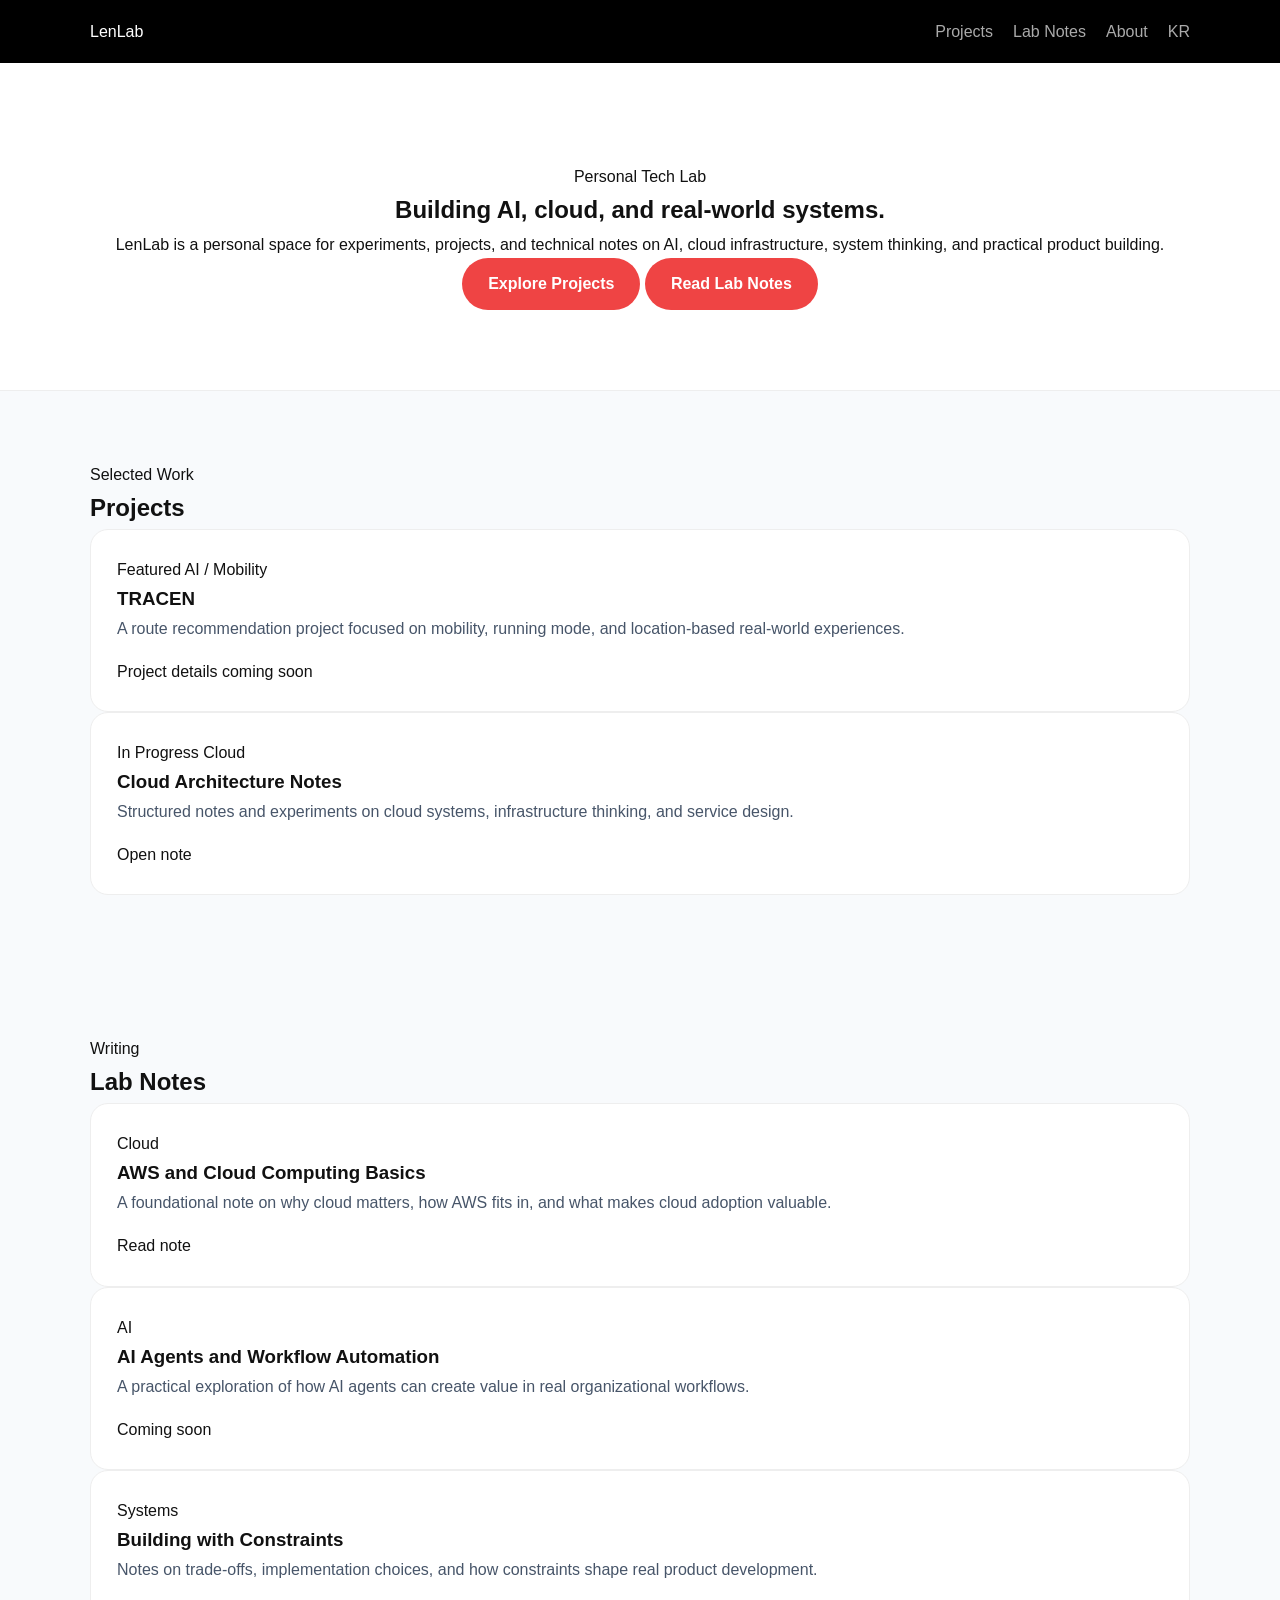
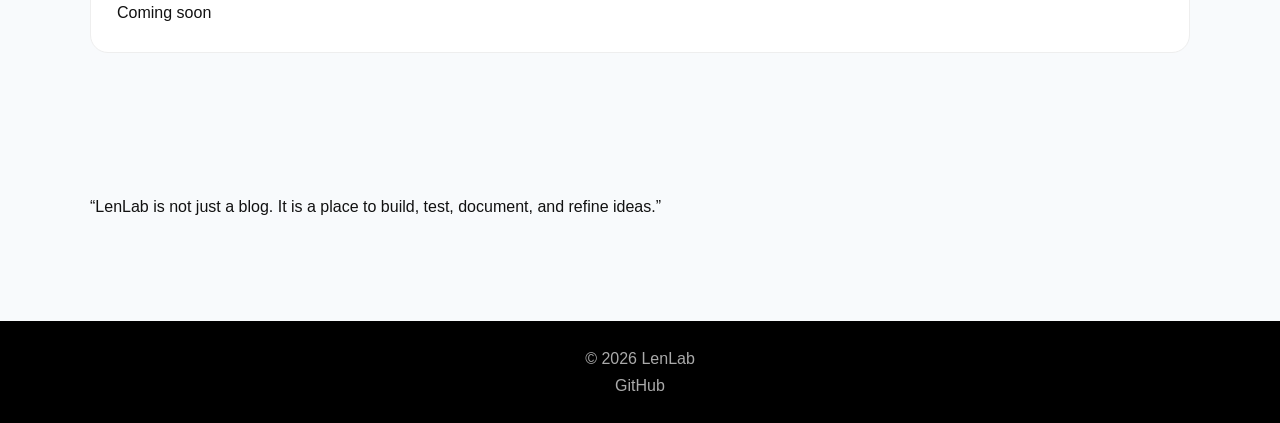
<file: en/index.html>
<!DOCTYPE html>
<html lang="en">
<head>
  <meta charset="UTF-8" />
  <meta name="viewport" content="width=device-width, initial-scale=1.0" />
  <title>LenLab | English</title>
  <meta name="description" content="LenLab — A personal tech lab building AI, cloud, and real-world systems." />
  <link rel="stylesheet" href="../style.css" />
</head>
<body>
  <header class="site-header">
    <div class="container header-inner">
      <a href="index.html" class="brand">LenLab</a>
      <nav class="nav">
        <a href="#projects">Projects</a>
        <a href="#notes">Lab Notes</a>
        <a href="about.html">About</a>
        <a href="../ko/index.html">KR</a>
      </nav>
    </div>
  </header>

  <main>
    <section class="hero">
      <div class="container">
        <p class="eyebrow">Personal Tech Lab</p>
        <h1>Building AI, cloud, and real-world systems.</h1>
        <p class="hero-copy">
          LenLab is a personal space for experiments, projects, and technical notes
          on AI, cloud infrastructure, system thinking, and practical product building.
        </p>
        <div class="hero-actions">
          <a href="#projects" class="btn btn-primary">Explore Projects</a>
          <a href="#notes" class="btn btn-secondary">Read Lab Notes</a>
        </div>
      </div>
    </section>

    <section class="section" id="projects">
      <div class="container">
        <div class="section-head">
          <p class="section-label">Selected Work</p>
          <h2>Projects</h2>
        </div>

        <div class="grid cards-2">
          <article class="card card-large">
            <div class="card-top">
              <span class="pill">Featured</span>
              <span class="meta">AI / Mobility</span>
            </div>
            <h3>TRACEN</h3>
            <p>
              A route recommendation project focused on mobility, running mode,
              and location-based real-world experiences.
            </p>
            <a href="#" class="card-link">Project details coming soon</a>
          </article>

          <article class="card">
            <div class="card-top">
              <span class="pill">In Progress</span>
              <span class="meta">Cloud</span>
            </div>
            <h3>Cloud Architecture Notes</h3>
            <p>
              Structured notes and experiments on cloud systems,
              infrastructure thinking, and service design.
            </p>
            <a href="cloud_blog_1.html" class="card-link">Open note</a>
          </article>
        </div>
      </div>
    </section>

    <section class="section" id="notes">
      <div class="container">
        <div class="section-head">
          <p class="section-label">Writing</p>
          <h2>Lab Notes</h2>
        </div>

        <div class="grid cards-3">
          <article class="card">
            <span class="meta">Cloud</span>
            <h3>AWS and Cloud Computing Basics</h3>
            <p>
              A foundational note on why cloud matters, how AWS fits in,
              and what makes cloud adoption valuable.
            </p>
            <a href="cloud_blog_1.html" class="card-link">Read note</a>
          </article>

          <article class="card">
            <span class="meta">AI</span>
            <h3>AI Agents and Workflow Automation</h3>
            <p>
              A practical exploration of how AI agents can create value
              in real organizational workflows.
            </p>
            <a href="#" class="card-link">Coming soon</a>
          </article>

          <article class="card">
            <span class="meta">Systems</span>
            <h3>Building with Constraints</h3>
            <p>
              Notes on trade-offs, implementation choices, and how constraints
              shape real product development.
            </p>
            <a href="#" class="card-link">Coming soon</a>
          </article>
        </div>
      </div>
    </section>

    <section class="section section-compact">
      <div class="container">
        <div class="quote-box">
          <p class="quote">
            “LenLab is not just a blog. It is a place to build, test, document,
            and refine ideas.”
          </p>
        </div>
      </div>
    </section>
  </main>

  <footer class="site-footer">
    <div class="container footer-inner">
      <p>© 2026 LenLab</p>
      <a href="https://github.com/Khuslen09" target="_blank" rel="noopener noreferrer">GitHub</a>
    </div>
  </footer>
</body>
</html>
</file>
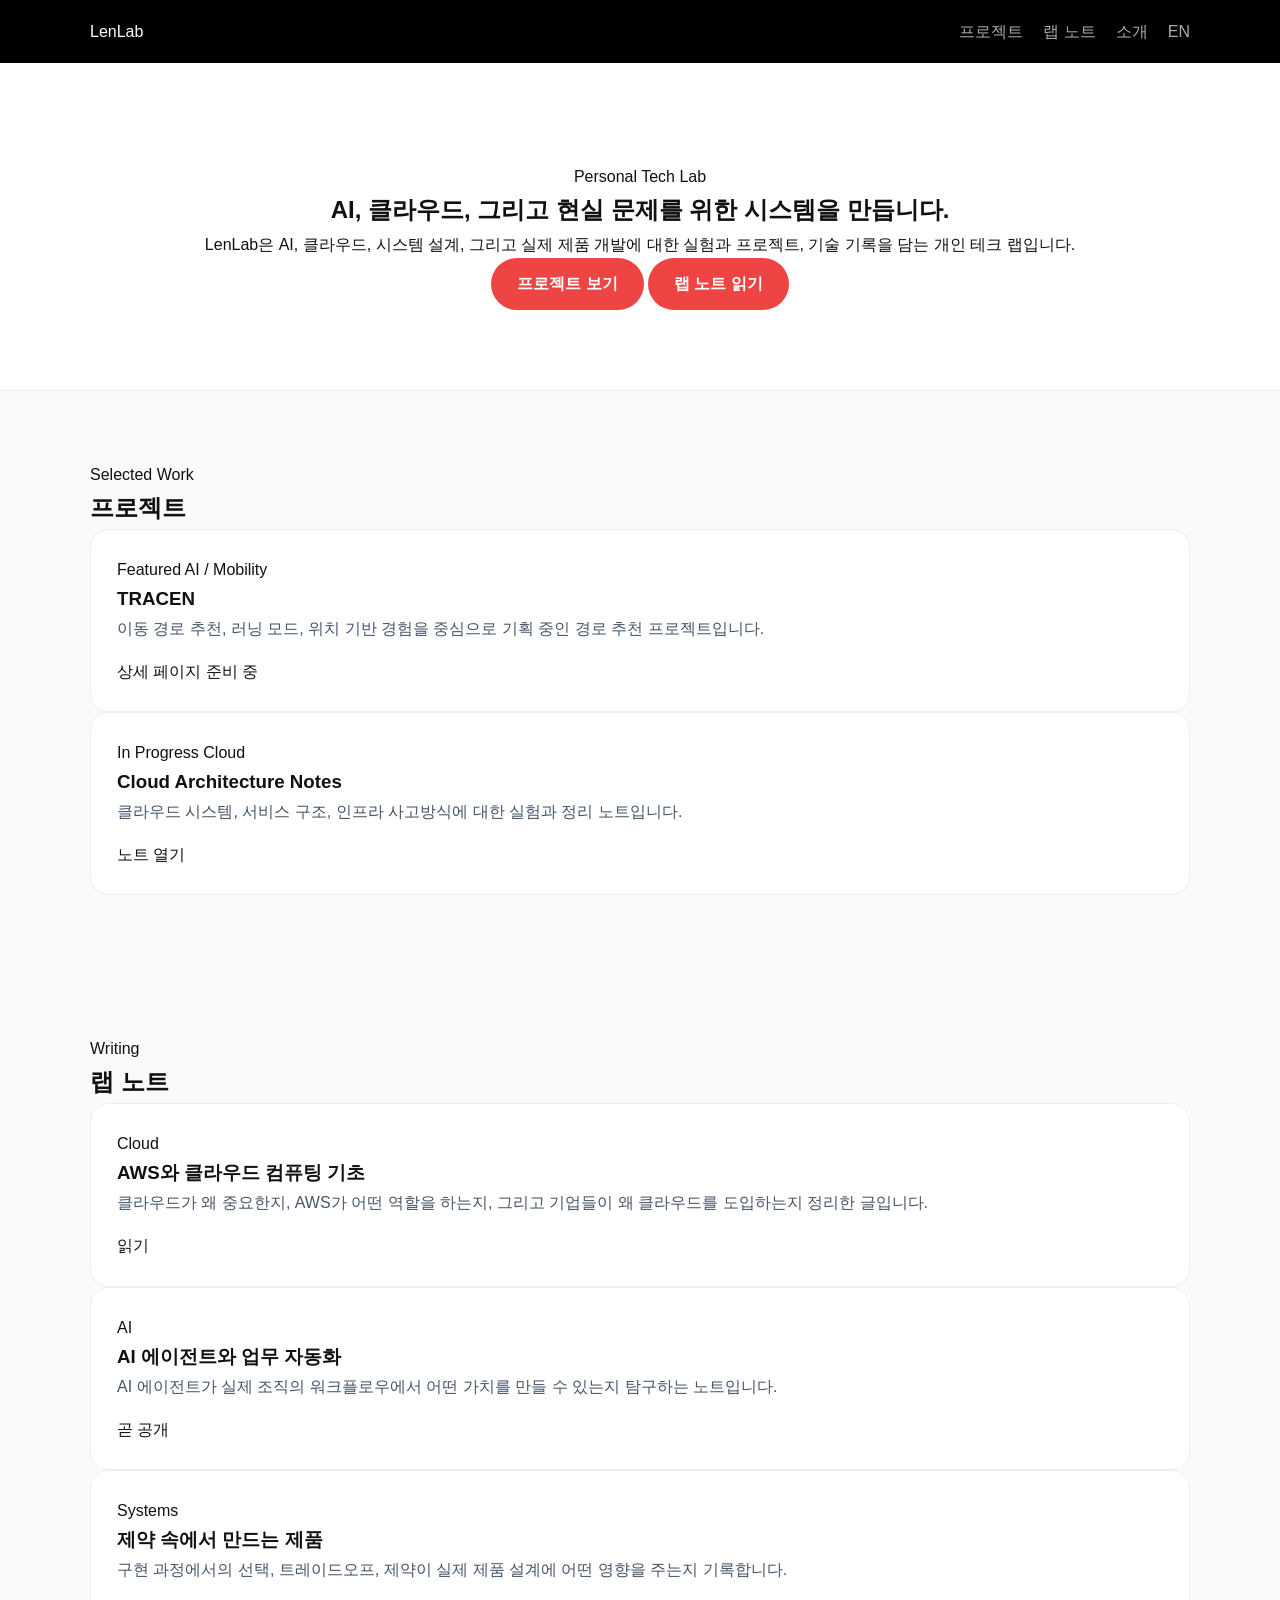
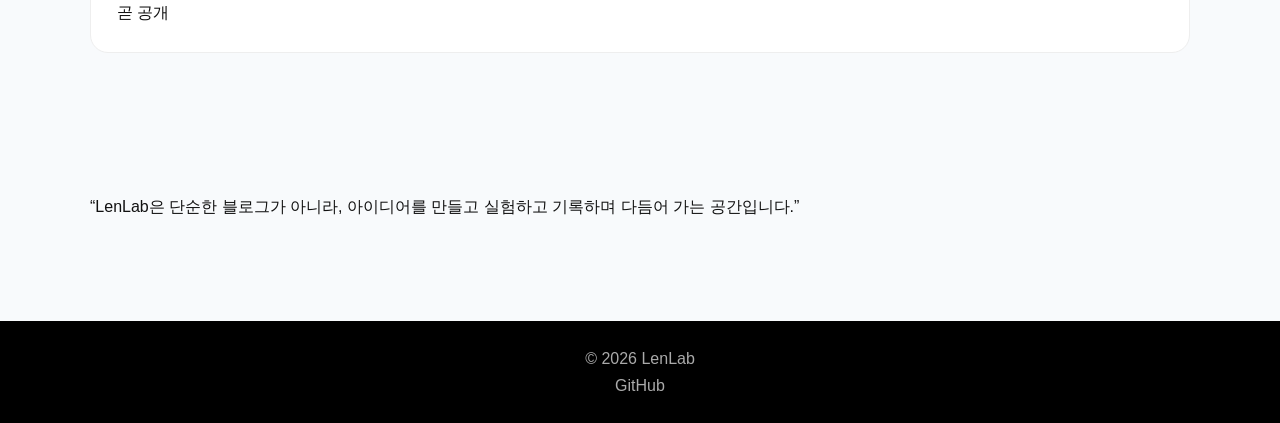
<file: ko/index.html>
<!DOCTYPE html>
<html lang="ko">
<head>
  <meta charset="UTF-8" />
  <meta name="viewport" content="width=device-width, initial-scale=1.0" />
  <title>LenLab | 한국어</title>
  <meta name="description" content="LenLab — AI, 클라우드, 그리고 현실 문제를 위한 시스템을 기록하고 만드는 개인 테크 랩" />
  <link rel="stylesheet" href="../style.css" />
</head>
<body>
  <header class="site-header">
    <div class="container header-inner">
      <a href="index.html" class="brand">LenLab</a>
      <nav class="nav">
        <a href="#projects">프로젝트</a>
        <a href="#notes">랩 노트</a>
        <a href="about.html">소개</a>
        <a href="../en/index.html">EN</a>
      </nav>
    </div>
  </header>

  <main>
    <section class="hero">
      <div class="container">
        <p class="eyebrow">Personal Tech Lab</p>
        <h1>AI, 클라우드, 그리고 현실 문제를 위한 시스템을 만듭니다.</h1>
        <p class="hero-copy">
          LenLab은 AI, 클라우드, 시스템 설계, 그리고 실제 제품 개발에 대한
          실험과 프로젝트, 기술 기록을 담는 개인 테크 랩입니다.
        </p>
        <div class="hero-actions">
          <a href="#projects" class="btn btn-primary">프로젝트 보기</a>
          <a href="#notes" class="btn btn-secondary">랩 노트 읽기</a>
        </div>
      </div>
    </section>

    <section class="section" id="projects">
      <div class="container">
        <div class="section-head">
          <p class="section-label">Selected Work</p>
          <h2>프로젝트</h2>
        </div>

        <div class="grid cards-2">
          <article class="card card-large">
            <div class="card-top">
              <span class="pill">Featured</span>
              <span class="meta">AI / Mobility</span>
            </div>
            <h3>TRACEN</h3>
            <p>
              이동 경로 추천, 러닝 모드, 위치 기반 경험을 중심으로 기획 중인
              경로 추천 프로젝트입니다.
            </p>
            <a href="#" class="card-link">상세 페이지 준비 중</a>
          </article>

          <article class="card">
            <div class="card-top">
              <span class="pill">In Progress</span>
              <span class="meta">Cloud</span>
            </div>
            <h3>Cloud Architecture Notes</h3>
            <p>
              클라우드 시스템, 서비스 구조, 인프라 사고방식에 대한
              실험과 정리 노트입니다.
            </p>
            <a href="cloud_blog_1.html" class="card-link">노트 열기</a>
          </article>
        </div>
      </div>
    </section>

    <section class="section" id="notes">
      <div class="container">
        <div class="section-head">
          <p class="section-label">Writing</p>
          <h2>랩 노트</h2>
        </div>

        <div class="grid cards-3">
          <article class="card">
            <span class="meta">Cloud</span>
            <h3>AWS와 클라우드 컴퓨팅 기초</h3>
            <p>
              클라우드가 왜 중요한지, AWS가 어떤 역할을 하는지,
              그리고 기업들이 왜 클라우드를 도입하는지 정리한 글입니다.
            </p>
            <a href="cloud_blog_1.html" class="card-link">읽기</a>
          </article>

          <article class="card">
            <span class="meta">AI</span>
            <h3>AI 에이전트와 업무 자동화</h3>
            <p>
              AI 에이전트가 실제 조직의 워크플로우에서 어떤 가치를 만들 수 있는지
              탐구하는 노트입니다.
            </p>
            <a href="#" class="card-link">곧 공개</a>
          </article>

          <article class="card">
            <span class="meta">Systems</span>
            <h3>제약 속에서 만드는 제품</h3>
            <p>
              구현 과정에서의 선택, 트레이드오프, 제약이 실제 제품 설계에
              어떤 영향을 주는지 기록합니다.
            </p>
            <a href="#" class="card-link">곧 공개</a>
          </article>
        </div>
      </div>
    </section>

    <section class="section section-compact">
      <div class="container">
        <div class="quote-box">
          <p class="quote">
            “LenLab은 단순한 블로그가 아니라, 아이디어를 만들고 실험하고 기록하며
            다듬어 가는 공간입니다.”
          </p>
        </div>
      </div>
    </section>
  </main>

  <footer class="site-footer">
    <div class="container footer-inner">
      <p>© 2026 LenLab</p>
      <a href="https://github.com/Khuslen09" target="_blank" rel="noopener noreferrer">GitHub</a>
    </div>
  </footer>
</body>
</html>
</file>
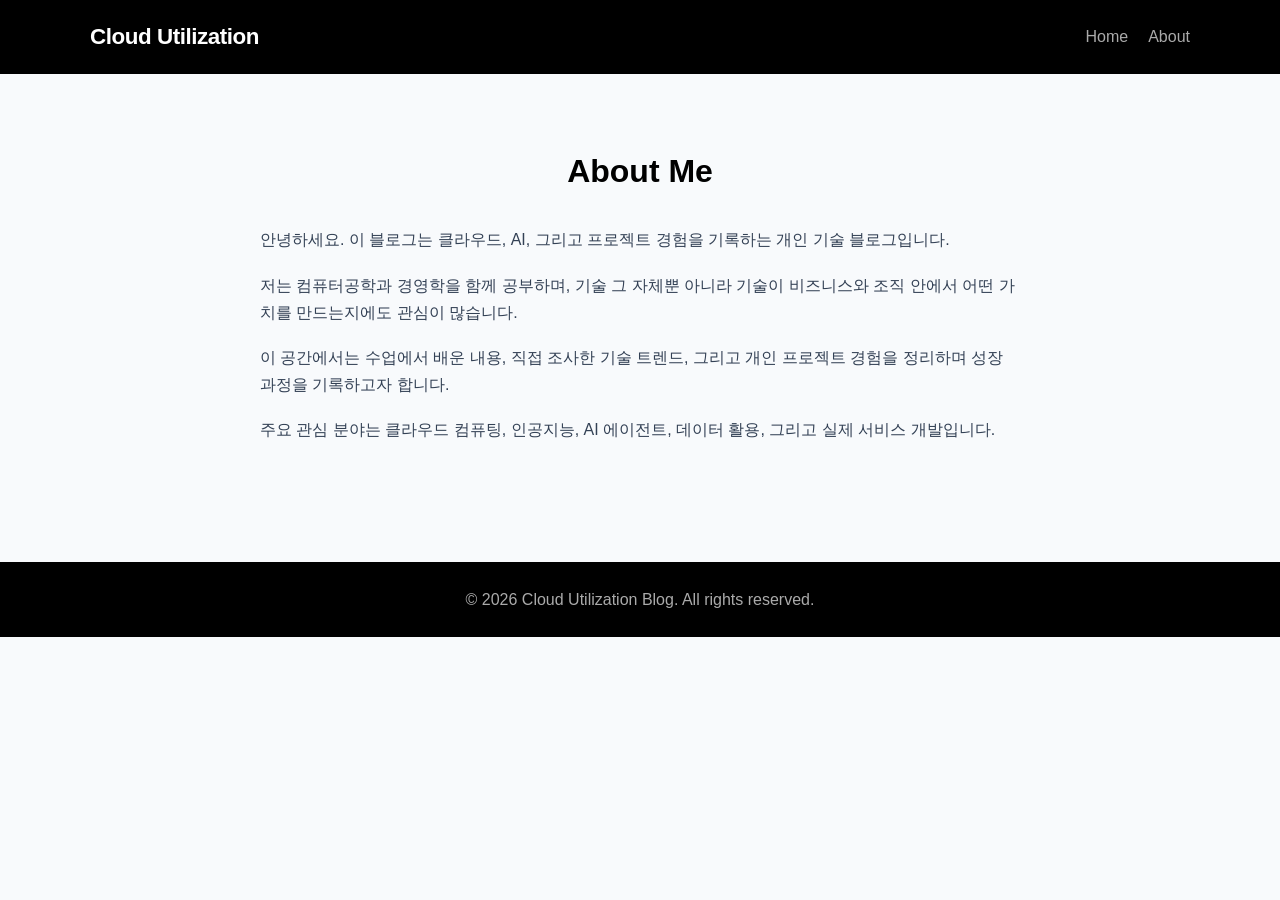
<file: about.html>
<!DOCTYPE html>
<html lang="ko">
<head>
  <meta charset="UTF-8" />
  <meta name="viewport" content="width=device-width, initial-scale=1.0" />
  <title>About | Cloud Utilization Blog</title>
  <link rel="stylesheet" href="style.css" />
</head>
<body>
  <header class="site-header">
    <div class="container">
      <h1 class="logo">Cloud Utilization</h1>
      <nav class="nav">
        <a href="index.html">Home</a>
        <a href="about.html">About</a>
      </nav>
    </div>
  </header>

  <main class="section">
    <div class="container about-container">
      <h2 class="section-title">About Me</h2>
      <p>
        안녕하세요. 이 블로그는 클라우드, AI, 그리고 프로젝트 경험을 기록하는 개인 기술 블로그입니다.
      </p>
      <p>
        저는 컴퓨터공학과 경영학을 함께 공부하며, 기술 그 자체뿐 아니라
        기술이 비즈니스와 조직 안에서 어떤 가치를 만드는지에도 관심이 많습니다.
      </p>
      <p>
        이 공간에서는 수업에서 배운 내용, 직접 조사한 기술 트렌드,
        그리고 개인 프로젝트 경험을 정리하며 성장 과정을 기록하고자 합니다.
      </p>
      <p>
        주요 관심 분야는 클라우드 컴퓨팅, 인공지능, AI 에이전트, 데이터 활용,
        그리고 실제 서비스 개발입니다.
      </p>
    </div>
  </main>

  <footer class="site-footer">
    <div class="container">
      <p>© 2026 Cloud Utilization Blog. All rights reserved.</p>
    </div>
  </footer>
</body>
</html>
</file>
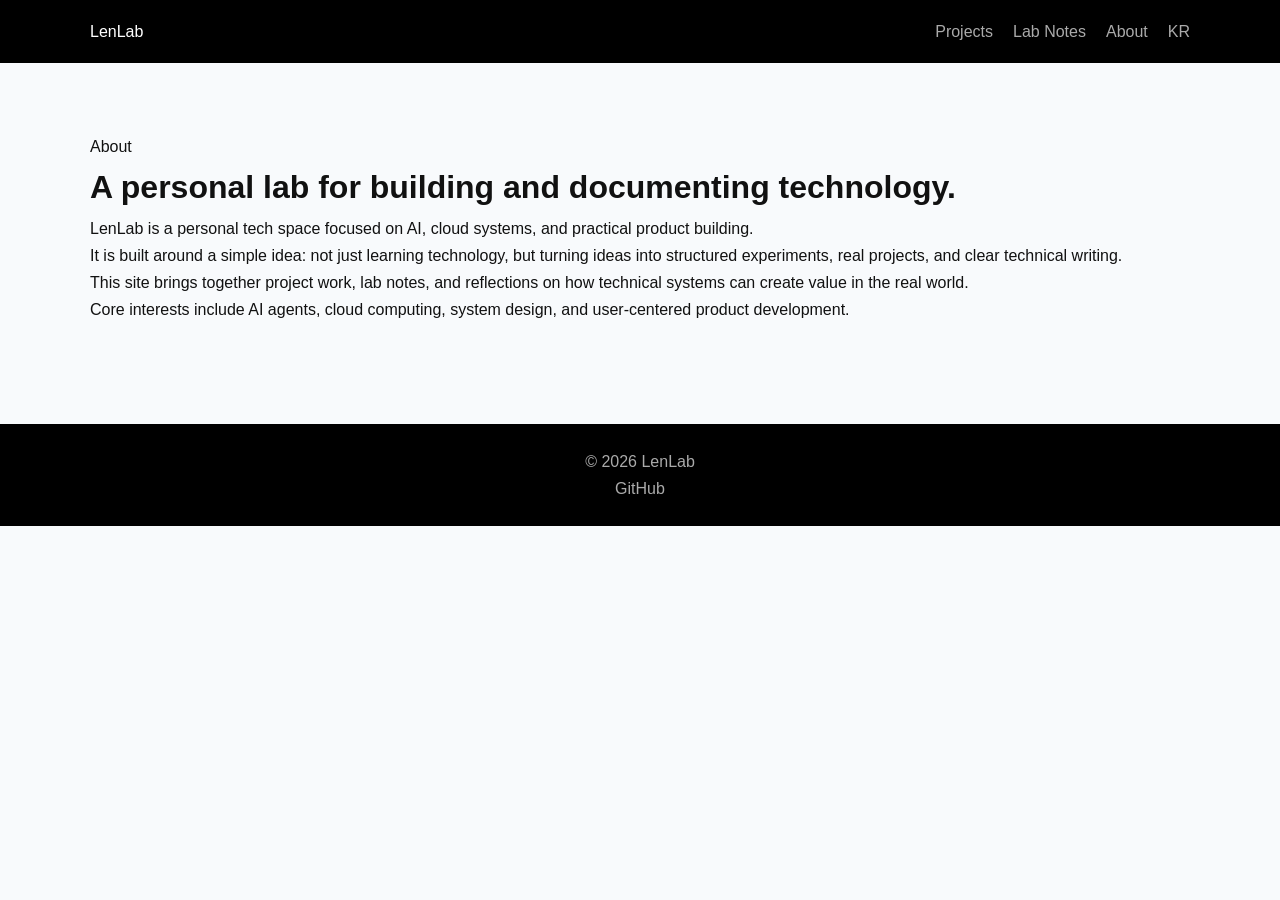
<file: en/about.html>
<!DOCTYPE html>
<html lang="en">
<head>
  <meta charset="UTF-8" />
  <meta name="viewport" content="width=device-width, initial-scale=1.0" />
  <title>About | LenLab</title>
  <meta name="description" content="About LenLab" />
  <link rel="stylesheet" href="../style.css" />
</head>
<body>
  <header class="site-header">
    <div class="container header-inner">
      <a href="index.html" class="brand">LenLab</a>
      <nav class="nav">
        <a href="index.html#projects">Projects</a>
        <a href="index.html#notes">Lab Notes</a>
        <a href="about.html">About</a>
        <a href="../ko/about.html">KR</a>
      </nav>
    </div>
  </header>

  <main class="section">
    <div class="container about-wrap">
      <p class="section-label">About</p>
      <h1 class="about-title">A personal lab for building and documenting technology.</h1>

      <div class="about-card">
        <p>
          LenLab is a personal tech space focused on AI, cloud systems,
          and practical product building.
        </p>
        <p>
          It is built around a simple idea: not just learning technology,
          but turning ideas into structured experiments, real projects,
          and clear technical writing.
        </p>
        <p>
          This site brings together project work, lab notes, and reflections
          on how technical systems can create value in the real world.
        </p>
        <p>
          Core interests include AI agents, cloud computing, system design,
          and user-centered product development.
        </p>
      </div>
    </div>
  </main>

  <footer class="site-footer">
    <div class="container footer-inner">
      <p>© 2026 LenLab</p>
      <a href="https://github.com/Khuslen09" target="_blank" rel="noopener noreferrer">GitHub</a>
    </div>
  </footer>
</body>
</html>
</file>
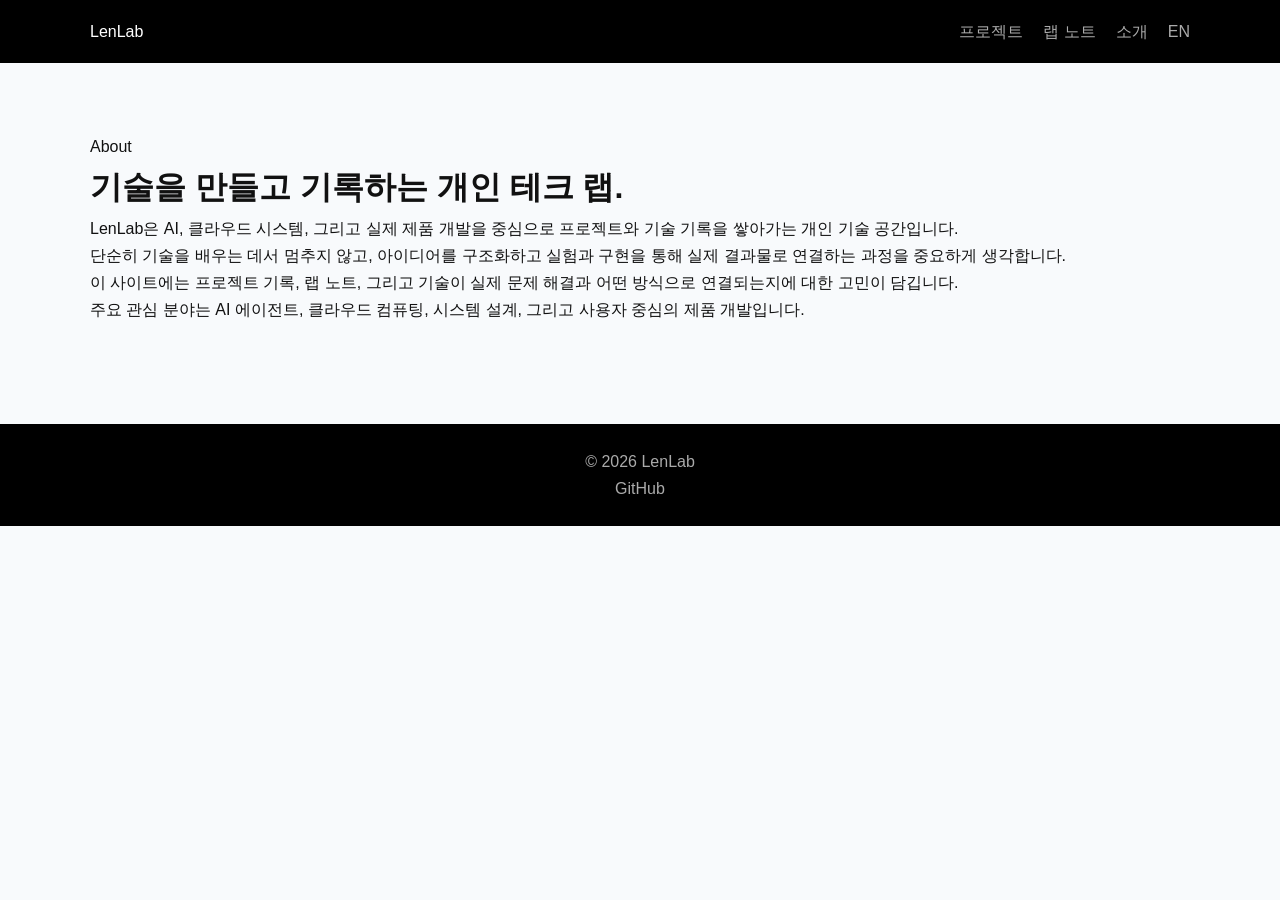
<file: ko/about.html>
<!DOCTYPE html>
<html lang="ko">
<head>
  <meta charset="UTF-8" />
  <meta name="viewport" content="width=device-width, initial-scale=1.0" />
  <title>소개 | LenLab</title>
  <meta name="description" content="LenLab 소개" />
  <link rel="stylesheet" href="../style.css" />
</head>
<body>
  <header class="site-header">
    <div class="container header-inner">
      <a href="index.html" class="brand">LenLab</a>
      <nav class="nav">
        <a href="index.html#projects">프로젝트</a>
        <a href="index.html#notes">랩 노트</a>
        <a href="about.html">소개</a>
        <a href="../en/about.html">EN</a>
      </nav>
    </div>
  </header>

  <main class="section">
    <div class="container about-wrap">
      <p class="section-label">About</p>
      <h1 class="about-title">기술을 만들고 기록하는 개인 테크 랩.</h1>

      <div class="about-card">
        <p>
          LenLab은 AI, 클라우드 시스템, 그리고 실제 제품 개발을 중심으로
          프로젝트와 기술 기록을 쌓아가는 개인 기술 공간입니다.
        </p>
        <p>
          단순히 기술을 배우는 데서 멈추지 않고, 아이디어를 구조화하고
          실험과 구현을 통해 실제 결과물로 연결하는 과정을 중요하게 생각합니다.
        </p>
        <p>
          이 사이트에는 프로젝트 기록, 랩 노트, 그리고 기술이 실제 문제 해결과
          어떤 방식으로 연결되는지에 대한 고민이 담깁니다.
        </p>
        <p>
          주요 관심 분야는 AI 에이전트, 클라우드 컴퓨팅, 시스템 설계,
          그리고 사용자 중심의 제품 개발입니다.
        </p>
      </div>
    </div>
  </main>

  <footer class="site-footer">
    <div class="container footer-inner">
      <p>© 2026 LenLab</p>
      <a href="https://github.com/Khuslen09" target="_blank" rel="noopener noreferrer">GitHub</a>
    </div>
  </footer>
</body>
</html>
</file>
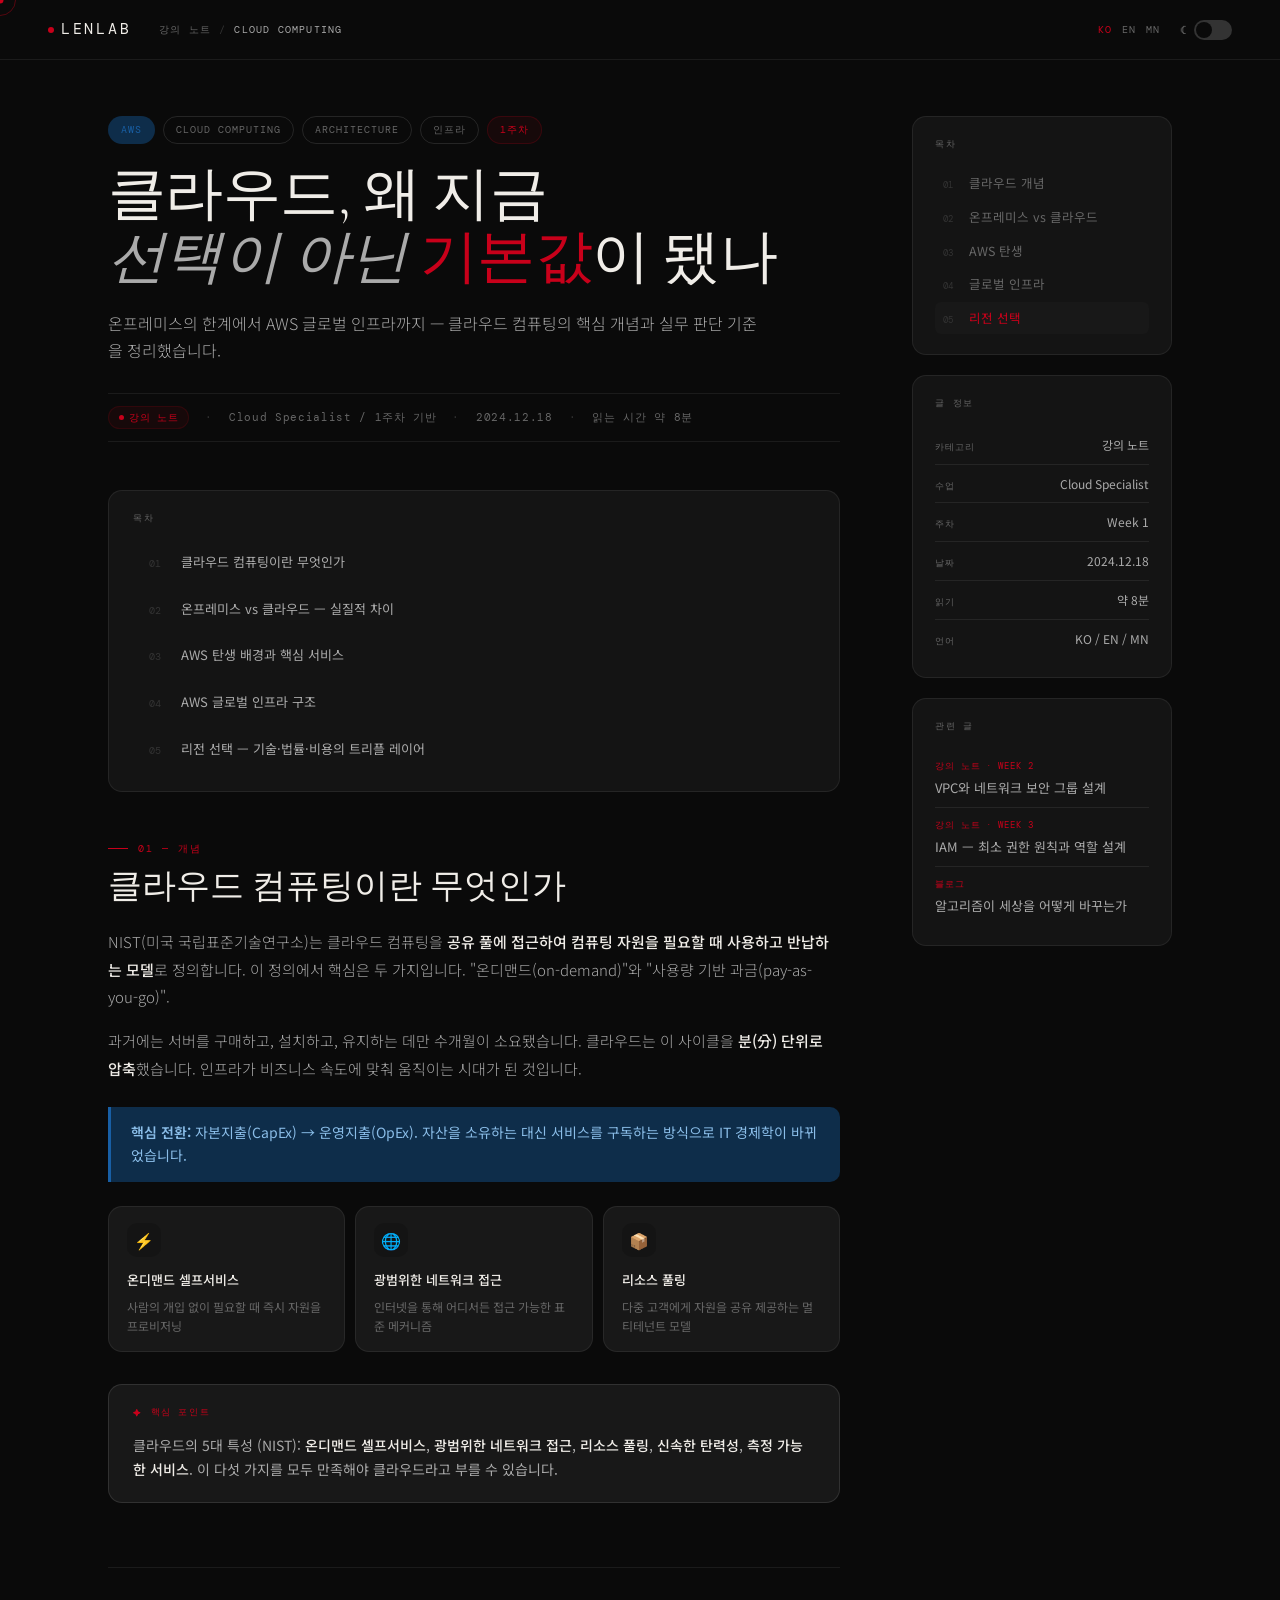
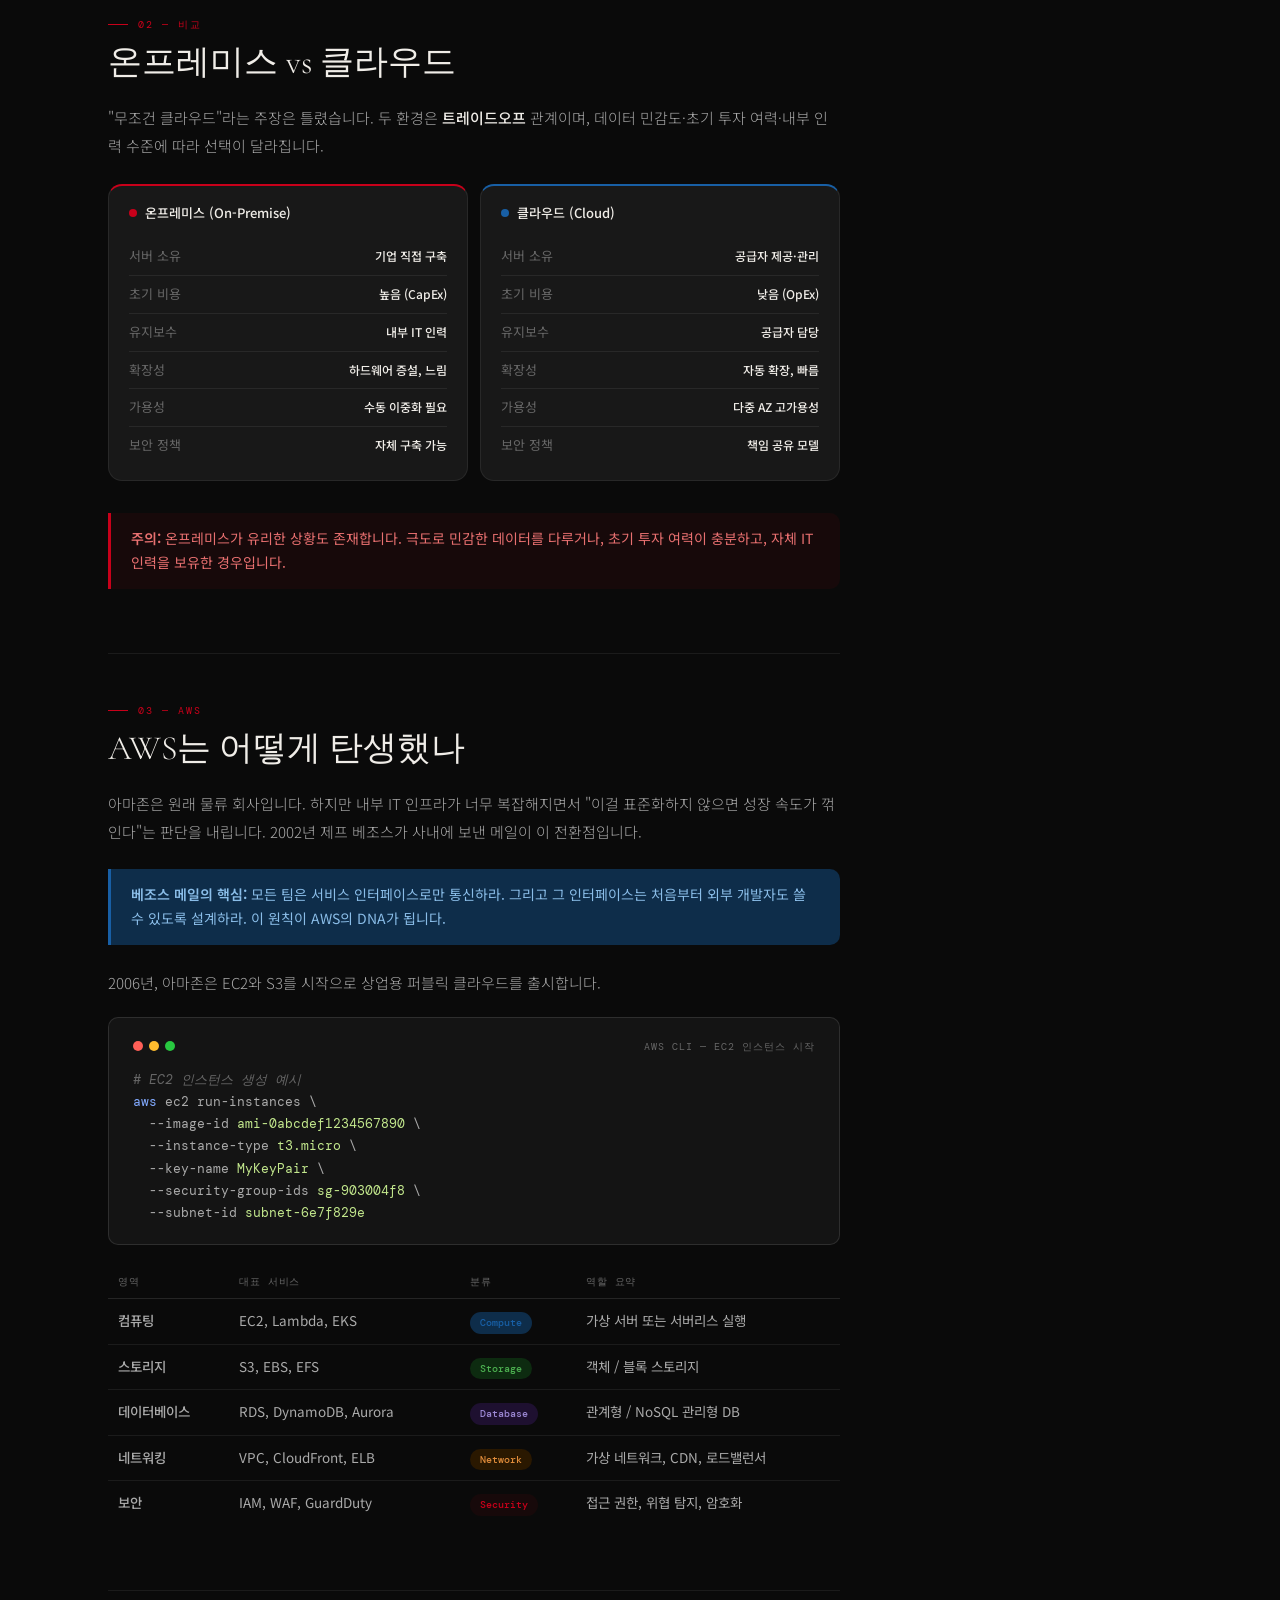
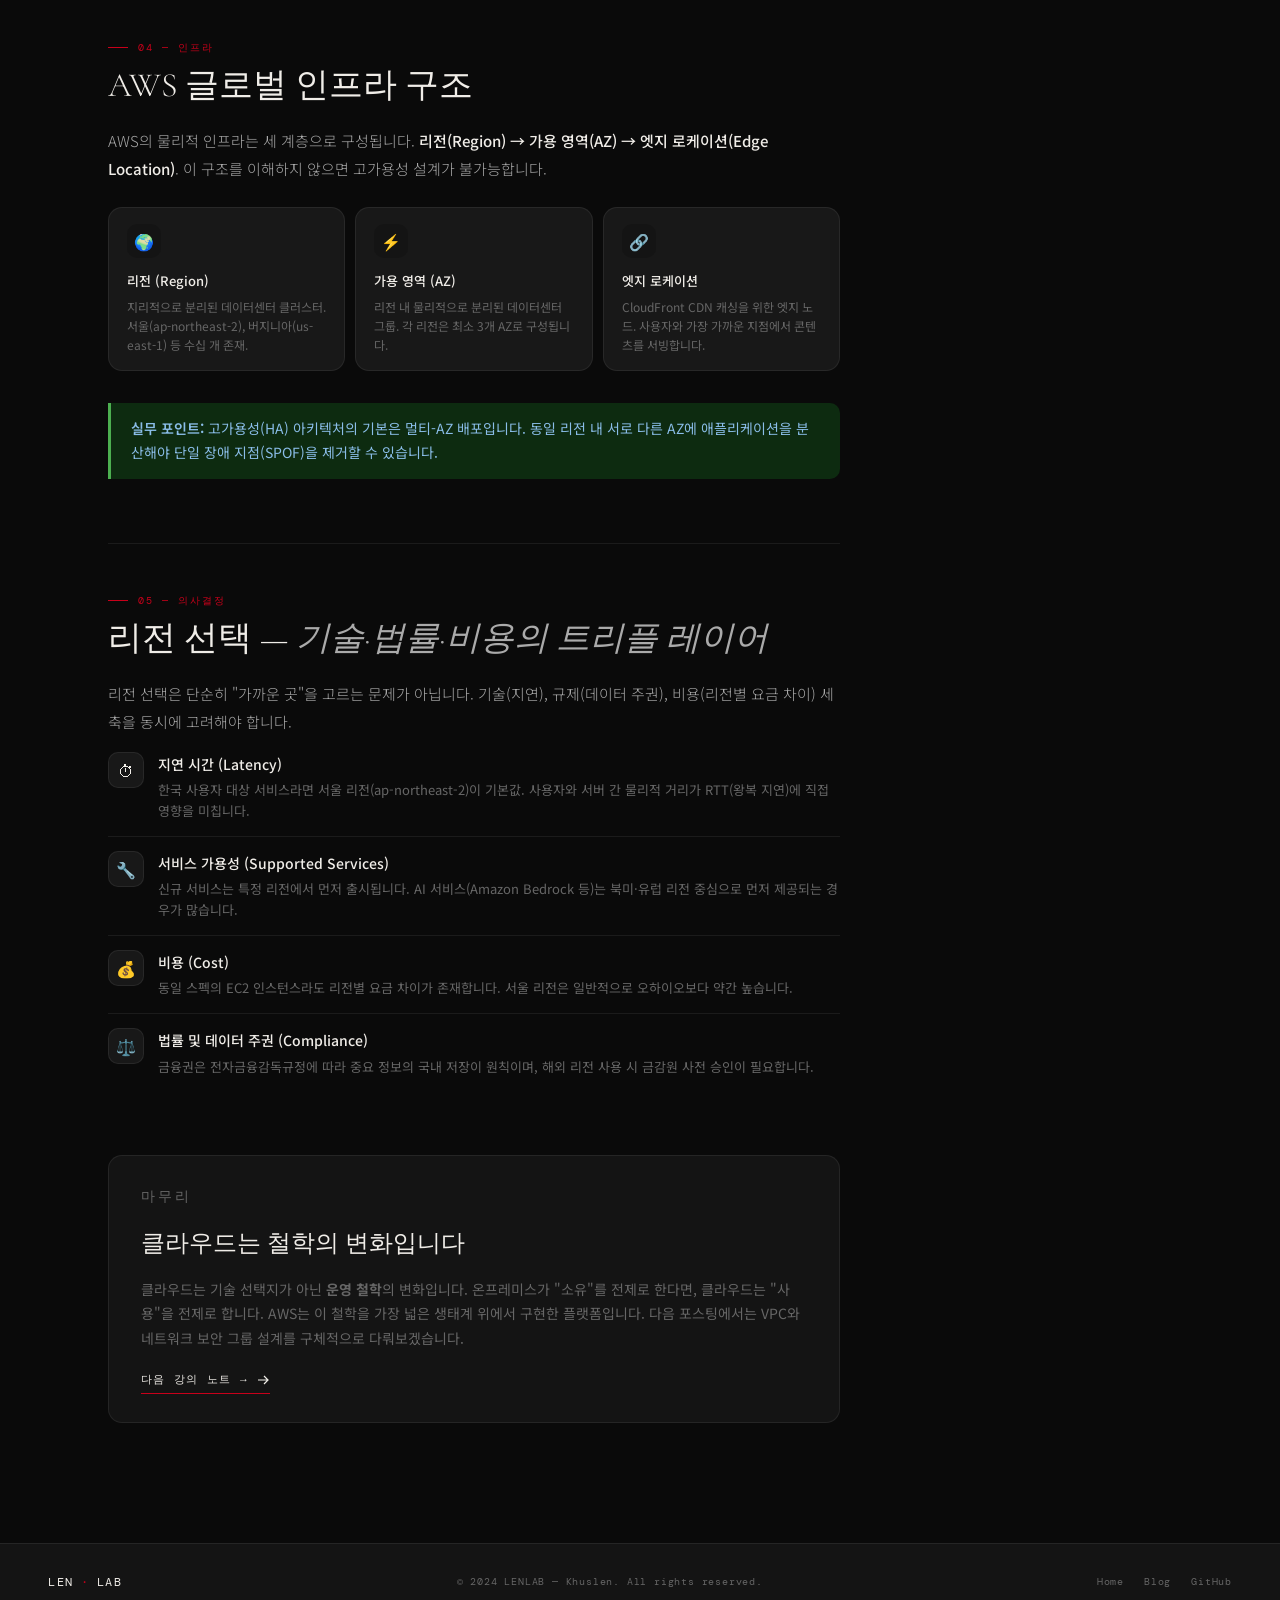
<file: ko/blog_template.html>
<!DOCTYPE html>
<html lang="ko">
<head>
  <meta charset="UTF-8" />
  <meta name="viewport" content="width=device-width, initial-scale=1.0"/>
  <title>[블로그 제목] — LENLAB</title>
  <link rel="preconnect" href="https://fonts.googleapis.com">
  <link rel="preconnect" href="https://fonts.gstatic.com" crossorigin>
  <link href="https://fonts.googleapis.com/css2?family=Cormorant+Garamond:ital,wght@0,300;0,400;0,600;1,300;1,400&family=DM+Mono:wght@300;400;500&family=Noto+Sans+KR:wght@300;400;500&display=swap" rel="stylesheet">
  <style>
 
    /* THEME TOKENS — same as index.html */
    :root {
      --bg:        #0a0a0a;
      --bg-alt:    #141414;
      --bg-card:   #181818;
      --text:      #f0ede8;
      --text-dim:  #aaaaaa;
      --text-muted:#666666;
      --text-faint:#333333;
      --border:    rgba(255,255,255,0.07);
      --border-md: rgba(255,255,255,0.11);
      --red:       #c8001a;
      --red-dim:   #8b0012;
      --red-bg:    rgba(200,0,26,0.07);
      --accent:    #185FA5;
      --accent-bg: #0e2d4a;
      --accent-light: rgba(24,95,165,0.15);
      --green-bg:  #0d2b10;
      --green:     #4caf50;
      --purple-bg: #1e1030;
      --purple:    #9c88d4;
      --orange-bg: #2a1800;
      --orange:    #e08c3a;
 
      --font-serif: 'Cormorant Garamond', Georgia, serif;
      --font-mono:  'DM Mono', 'Courier New', monospace;
      --font-sans:  'Noto Sans KR', sans-serif;
      --radius-sm:  6px;
      --radius-md:  10px;
      --radius-lg:  14px;
    }
 
    html.light {
      --bg:        #f7f5f0;
      --bg-alt:    #edeae3;
      --bg-card:   #ffffff;
      --text:      #111111;
      --text-dim:  #444444;
      --text-muted:#777777;
      --text-faint:#bbbbbb;
      --border:    rgba(0,0,0,0.08);
      --border-md: rgba(0,0,0,0.12);
      --red-bg:    rgba(200,0,26,0.05);
      --accent:    #185FA5;
      --accent-bg: #e6f1fb;
      --accent-light: rgba(24,95,165,0.1);
      --green-bg:  #eaf3de;
      --green:     #3b6d11;
      --purple-bg: #eeedfe;
      --purple:    #534ab7;
      --orange-bg: #faeeda;
      --orange:    #854f0b;
    }
 
    /* RESET */
    *, *::before, *::after { box-sizing: border-box; margin: 0; padding: 0; }
 
    html { scroll-behavior: smooth; }
 
    body {
      background: var(--bg);
      color: var(--text);
      font-family: var(--font-sans);
      font-size: 15px;
      line-height: 1.75;
      transition: background 0.35s, color 0.35s;
      cursor: none;
    }
 
    /* CURSOR */
    .cursor {
      position: fixed; width: 7px; height: 7px;
      background: var(--red); border-radius: 50%;
      pointer-events: none; z-index: 9999;
      transform: translate(-50%,-50%);
      transition: width .2s, height .2s;
    }
    .cursor-ring {
      position: fixed; width: 32px; height: 32px;
      border: 1px solid rgba(200,0,26,.4); border-radius: 50%;
      pointer-events: none; z-index: 9998;
      transform: translate(-50%,-50%);
    }
    body:has(a:hover) .cursor { width: 10px; height: 10px; background: var(--text); }
    body:has(a:hover) .cursor-ring { border-color: var(--text); width: 44px; height: 44px; }
 
    /* STICKY NAV */
    .site-nav {
      position: sticky; top: 0; z-index: 400;
      display: flex; align-items: center; justify-content: space-between;
      padding: 0 48px;
      height: 60px;
      background: var(--bg);
      border-bottom: 1px solid var(--border);
      backdrop-filter: blur(14px);
      transition: background .35s, border-color .35s;
    }
 
    .nav-left { display: flex; align-items: center; gap: 28px; }
 
    .brand {
      font-family: var(--font-mono);
      font-size: 15px;
      letter-spacing: .18em;
      color: var(--text);
      text-decoration: none;
      display: flex; align-items: center; gap: 7px;
      font-weight: 400;
    }
    .brand-dot {
      width: 6px; height: 6px;
      background: var(--red); border-radius: 50%;
      animation: pulse 2s ease-in-out infinite;
    }
    @keyframes pulse {
      0%,100% { opacity:1; transform:scale(1); }
      50%      { opacity:.4; transform:scale(.65); }
    }
 
    .breadcrumb {
      display: flex; align-items: center; gap: 8px;
      font-family: var(--font-mono);
      font-size: 10px; letter-spacing: .12em;
      color: var(--text-muted); text-transform: uppercase;
    }
    .breadcrumb a { color: var(--text-muted); text-decoration: none; transition: color .25s; }
    .breadcrumb a:hover { color: var(--red); }
    .breadcrumb-sep { color: var(--text-faint); }
    .breadcrumb-current { color: var(--text-dim); }
 
    .nav-right { display: flex; align-items: center; gap: 20px; }
 
    .nav-lang {
      display: flex; gap: 10px;
      font-family: var(--font-mono); font-size: 10px; letter-spacing: .1em;
    }
    .nav-lang button {
      background: none; border: none; cursor: pointer;
      color: var(--text-muted); font-family: inherit; font-size: inherit;
      letter-spacing: inherit; padding: 2px 0;
      transition: color .25s;
    }
    .nav-lang button.active, .nav-lang button:hover { color: var(--red); }
 
    /* Theme toggle */
    .theme-wrap {
      display: flex; align-items: center; gap: 7px;
      font-size: 13px; color: var(--text-muted);
    }
    .theme-btn {
      width: 38px; height: 20px;
      background: var(--text-faint); border: none; border-radius: 10px;
      cursor: pointer; position: relative; transition: background .3s;
    }
    .theme-btn::after {
      content: '';
      position: absolute; top: 2px; left: 2px;
      width: 16px; height: 16px; border-radius: 50%;
      background: var(--bg);
      transition: transform .3s, background .3s;
    }
    html.light .theme-btn { background: var(--red); }
    html.light .theme-btn::after { transform: translateX(18px); }
 
    /* LAYOUT */
    .page-wrap {
      max-width: 1160px;
      margin: 0 auto;
      padding: 56px 48px 120px;
      display: grid;
      grid-template-columns: 1fr 260px;
      gap: 72px;
      align-items: start;
    }
 
    /* ARTICLE HEADER */
    .article-header { margin-bottom: 48px; }
 
    .tag-row { display: flex; gap: 8px; flex-wrap: wrap; margin-bottom: 20px; }
    .tag {
      font-family: var(--font-mono);
      font-size: 10px; letter-spacing: .1em; text-transform: uppercase;
      padding: 4px 12px; border-radius: 99px;
      border: 1px solid var(--border-md);
      color: var(--text-muted);
      background: transparent;
      transition: border-color .25s, color .25s;
    }
    .tag:hover { border-color: var(--red); color: var(--red); cursor: default; }
    .tag.accent {
      background: var(--accent-bg); color: var(--accent);
      border-color: transparent;
    }
    .tag.red {
      background: var(--red-bg); color: var(--red);
      border-color: rgba(200,0,26,.2);
    }
 
    .article-title {
      font-family: var(--font-serif);
      font-size: clamp(32px, 4.5vw, 58px);
      font-weight: 300;
      line-height: 1.1;
      color: var(--text);
      margin-bottom: 20px;
      letter-spacing: -.01em;
    }
    .article-title em { font-style: italic; color: var(--text-dim); }
    .article-title .hl { color: var(--red); }
 
    .article-sub {
      font-size: 16px; font-weight: 300;
      color: var(--text-dim);
      line-height: 1.7;
      max-width: 660px;
      margin-bottom: 28px;
    }
 
    .meta-row {
      display: flex; align-items: center; gap: 16px; flex-wrap: wrap;
      font-family: var(--font-mono); font-size: 11px; letter-spacing: .06em;
      color: var(--text-muted);
      border-top: 1px solid var(--border);
      border-bottom: 1px solid var(--border);
      padding: 12px 0;
    }
    .meta-sep { color: var(--text-faint); }
    .meta-badge {
      display: inline-flex; align-items: center; gap: 5px;
      background: var(--red-bg);
      border: 1px solid rgba(200,0,26,.15);
      color: var(--red);
      padding: 2px 10px; border-radius: 99px;
      font-size: 10px;
    }
    .meta-badge::before {
      content: ''; width: 5px; height: 5px;
      background: var(--red); border-radius: 50%;
    }
 
    /*  TOC BOX */
    .toc-box {
      background: var(--bg-alt);
      border: 1px solid var(--border);
      border-radius: var(--radius-lg);
      padding: 20px 24px;
      margin-bottom: 48px;
    }
    .toc-box-title {
      font-family: var(--font-mono); font-size: 9px;
      letter-spacing: .2em; text-transform: uppercase;
      color: var(--text-muted); margin-bottom: 14px;
    }
    .toc-list { list-style: none; display: flex; flex-direction: column; gap: 4px; }
    .toc-list li {
      display: flex; align-items: baseline; gap: 10px;
      font-size: 13px; color: var(--text-dim);
      padding: 5px 8px; border-radius: var(--radius-sm);
      cursor: pointer; transition: background .2s, color .2s;
      text-decoration: none;
    }
    .toc-list a {
      display: flex; align-items: baseline; gap: 10px;
      color: var(--text-dim); text-decoration: none;
      font-size: 13px; width: 100%;
      padding: 5px 8px; border-radius: var(--radius-sm);
      transition: background .2s, color .2s;
    }
    .toc-list a:hover { background: var(--bg-card); color: var(--red); }
    .toc-num {
      font-family: var(--font-mono); font-size: 10px;
      color: var(--text-faint); min-width: 22px;
    }
 
    /* ARTICLE CONTENT */
 
    /* Section anchor spacing */
    .sec { scroll-margin-top: 80px; margin-bottom: 64px; }
 
    .sec-label {
      font-family: var(--font-mono);
      font-size: 10px; letter-spacing: .2em; text-transform: uppercase;
      color: var(--red); margin-bottom: 10px;
      display: flex; align-items: center; gap: 10px;
    }
    .sec-label::before {
      content: ''; display: block;
      width: 20px; height: 1px; background: var(--red);
    }
 
    .sec-head {
      font-family: var(--font-serif);
      font-size: clamp(22px, 2.8vw, 34px);
      font-weight: 300; line-height: 1.2;
      color: var(--text); margin-bottom: 20px;
    }
    .sec-head em { font-style: italic; color: var(--text-dim); }
 
    .prose {
      font-size: 15px; color: var(--text-dim);
      line-height: 1.85; font-weight: 300;
      margin-bottom: 16px;
    }
    .prose strong { font-weight: 500; color: var(--text); }
    .prose a { color: var(--accent); text-decoration: underline; text-underline-offset: 3px; }
    .prose code {
      font-family: var(--font-mono); font-size: 13px;
      background: var(--bg-card); border: 1px solid var(--border);
      padding: 1px 6px; border-radius: 4px; color: var(--text);
    }
 
    .divider {
      border: none; border-top: 1px solid var(--border);
      margin: 48px 0;
    }
 
    /* Callout */
    .callout {
      border-left: 3px solid var(--accent);
      background: var(--accent-bg);
      color: var(--accent);
      border-radius: 0 var(--radius-md) var(--radius-md) 0;
      padding: 14px 20px;
      font-size: 14px; line-height: 1.7;
      margin: 24px 0;
    }
    html:not(.light) .callout { color: #8abde8; }
 
    .callout.red {
      border-color: var(--red);
      background: var(--red-bg);
      color: var(--red);
    }
    html:not(.light) .callout.red { color: #e87070; }
 
    .callout.green {
      border-color: var(--green);
      background: var(--green-bg);
      color: var(--green);
    }
 
    .callout strong { font-weight: 600; }
 
    /* Key point box */
    .keypoint {
      background: var(--bg-card);
      border: 1px solid var(--border-md);
      border-radius: var(--radius-lg);
      padding: 20px 24px;
      margin: 24px 0;
    }
    .keypoint-title {
      font-family: var(--font-mono);
      font-size: 9px; letter-spacing: .18em; text-transform: uppercase;
      color: var(--red); margin-bottom: 12px;
      display: flex; align-items: center; gap: 8px;
    }
    .keypoint-title::before {
      content: '✦'; font-size: 8px;
    }
    .keypoint-body {
      font-size: 14px; color: var(--text-dim); line-height: 1.75;
    }
    .keypoint-body strong { color: var(--text); font-weight: 500; }
 
    /* Compare grid */
    .compare-grid {
      display: grid; grid-template-columns: 1fr 1fr;
      gap: 12px; margin: 24px 0 32px;
    }
    .compare-card {
      background: var(--bg-card);
      border: 1px solid var(--border);
      border-radius: var(--radius-lg);
      padding: 16px 20px;
    }
    .compare-card.type-a { border-top: 2px solid var(--red); }
    .compare-card.type-b { border-top: 2px solid var(--accent); }
    .compare-card.type-c { border-top: 2px solid var(--green); }
 
    .compare-head {
      font-size: 13px; font-weight: 500;
      margin-bottom: 14px;
      display: flex; align-items: center; gap: 8px;
      color: var(--text);
    }
    .cdot { width: 8px; height: 8px; border-radius: 50%; }
    .cdot-red { background: var(--red); }
    .cdot-blue { background: var(--accent); }
    .cdot-green { background: var(--green); }
 
    .compare-row {
      font-size: 13px; color: var(--text-muted);
      padding: 7px 0;
      border-bottom: 1px solid var(--border);
      display: flex; justify-content: space-between; align-items: baseline; gap: 8px;
    }
    .compare-row:last-child { border-bottom: none; }
    .compare-row .val { color: var(--text); font-weight: 500; font-size: 12px; text-align: right; }
 
    /* Info cards grid */
    .card-grid {
      display: grid;
      grid-template-columns: repeat(3, 1fr);
      gap: 10px; margin: 24px 0 32px;
    }
    .card-grid.col2 { grid-template-columns: repeat(2, 1fr); }
    .card-grid.col4 { grid-template-columns: repeat(4, 1fr); }
 
    .info-card {
      background: var(--bg-card);
      border: 1px solid var(--border);
      border-radius: var(--radius-lg);
      padding: 16px 18px;
    }
    .info-card-icon {
      width: 34px; height: 34px; border-radius: var(--radius-md);
      display: flex; align-items: center; justify-content: center;
      font-size: 16px; margin-bottom: 12px;
      background: var(--bg-alt);
    }
    .info-card h3 { font-size: 13px; font-weight: 500; color: var(--text); margin-bottom: 6px; }
    .info-card p { font-size: 12px; color: var(--text-muted); line-height: 1.55; }
 
    /* Factor list */
    .factor-list { margin: 16px 0 32px; }
    .factor-item {
      display: flex; gap: 14px; align-items: flex-start;
      padding: 14px 0;
      border-bottom: 1px solid var(--border);
    }
    .factor-item:first-child { padding-top: 0; }
    .factor-item:last-child { border-bottom: none; }
    .factor-icon {
      min-width: 36px; height: 36px; border-radius: var(--radius-md);
      background: var(--bg-card); border: 1px solid var(--border);
      display: flex; align-items: center; justify-content: center; font-size: 16px;
    }
    .factor-title { font-size: 14px; font-weight: 500; color: var(--text); margin-bottom: 4px; }
    .factor-desc { font-size: 13px; color: var(--text-muted); line-height: 1.6; }
 
    /* Data table */
    .data-table {
      width: 100%; border-collapse: collapse;
      font-size: 13.5px; margin: 20px 0 32px;
    }
    .data-table th {
      text-align: left; font-family: var(--font-mono);
      font-size: 10px; text-transform: uppercase; letter-spacing: .08em;
      color: var(--text-muted); font-weight: 400;
      padding: 8px 10px;
      border-bottom: 1px solid var(--border-md);
    }
    .data-table td {
      padding: 10px 10px;
      border-bottom: 1px solid var(--border);
      color: var(--text-dim); vertical-align: top;
    }
    .data-table tr:last-child td { border-bottom: none; }
    .data-table tr:hover td { background: var(--bg-alt); }
    .td-strong { font-weight: 500; color: var(--text); }
 
    /* Inline badge */
    .badge {
      display: inline-block; font-family: var(--font-mono);
      font-size: 10px; padding: 2px 10px; border-radius: 99px; font-weight: 500;
    }
    .badge-blue   { background: var(--accent-bg); color: var(--accent); }
    .badge-green  { background: var(--green-bg);  color: var(--green);  }
    .badge-purple { background: var(--purple-bg); color: var(--purple); }
    .badge-orange { background: var(--orange-bg); color: var(--orange); }
    .badge-red    { background: var(--red-bg);    color: var(--red);    }
 
    /* Code block */
    .code-block {
      background: var(--bg-alt);
      border: 1px solid var(--border-md);
      border-radius: var(--radius-md);
      padding: 20px 24px;
      margin: 20px 0;
      overflow-x: auto;
    }
    .code-block-header {
      display: flex; align-items: center; justify-content: space-between;
      margin-bottom: 14px;
      font-family: var(--font-mono); font-size: 10px; letter-spacing: .1em;
      text-transform: uppercase; color: var(--text-muted);
    }
    .code-block-dots { display: flex; gap: 6px; }
    .code-dot { width: 10px; height: 10px; border-radius: 50%; }
    .code-dot:nth-child(1) { background: #ff5f57; }
    .code-dot:nth-child(2) { background: #febc2e; }
    .code-dot:nth-child(3) { background: #28c840; }
    .code-block pre {
      font-family: var(--font-mono); font-size: 13px;
      color: var(--text-dim); line-height: 1.7;
      white-space: pre-wrap; word-break: break-all;
    }
    .code-block .kw  { color: #c792ea; }
    .code-block .str { color: #c3e88d; }
    .code-block .cmt { color: var(--text-muted); font-style: italic; }
    .code-block .fn  { color: #82aaff; }
    .code-block .num { color: #f78c6c; }
 
    /* CLOSING BOX */
    .closing-box {
      background: var(--bg-alt);
      border: 1px solid var(--border);
      border-radius: var(--radius-lg);
      padding: 28px 32px;
      margin-top: 48px;
    }
    .closing-box-label {
      font-family: var(--font-mono); font-size: 9px;
      letter-spacing: .2em; text-transform: uppercase;
      color: var(--red); margin-bottom: 14px;
    }
    .closing-box h3 {
      font-family: var(--font-serif);
      font-size: 24px; font-weight: 300;
      color: var(--text); margin-bottom: 12px;
    }
    .closing-box p {
      font-size: 14px; color: var(--text-muted); line-height: 1.75;
    }
    .next-post {
      display: inline-flex; align-items: center; gap: 8px;
      margin-top: 20px;
      font-family: var(--font-mono); font-size: 11px;
      letter-spacing: .12em; text-transform: uppercase;
      color: var(--text); text-decoration: none;
      border-bottom: 1px solid var(--red); padding-bottom: 3px;
      transition: color .25s;
    }
    .next-post:hover { color: var(--red); }
    .next-post svg { transition: transform .25s; }
    .next-post:hover svg { transform: translateX(4px); }
 
    /* ══════════════════════════════════════
       SIDEBAR
    ══════════════════════════════════════ */
    .sidebar { position: sticky; top: 80px; }
 
    .sidebar-toc {
      background: var(--bg-alt);
      border: 1px solid var(--border);
      border-radius: var(--radius-lg);
      padding: 20px 22px;
      margin-bottom: 20px;
    }
    .sidebar-title {
      font-family: var(--font-mono); font-size: 9px;
      letter-spacing: .2em; text-transform: uppercase;
      color: var(--text-muted); margin-bottom: 14px;
    }
    .sidebar-toc-list { list-style: none; display: flex; flex-direction: column; gap: 2px; }
    .sidebar-toc-list a {
      display: flex; align-items: baseline; gap: 8px;
      font-size: 12.5px; color: var(--text-muted);
      text-decoration: none; padding: 5px 8px;
      border-radius: var(--radius-sm);
      transition: background .2s, color .2s;
    }
    .sidebar-toc-list a:hover,
    .sidebar-toc-list a.active { background: var(--bg-card); color: var(--red); }
    .sidebar-toc-num {
      font-family: var(--font-mono); font-size: 9px;
      color: var(--text-faint); min-width: 18px;
    }
 
    .sidebar-meta {
      background: var(--bg-alt);
      border: 1px solid var(--border);
      border-radius: var(--radius-lg);
      padding: 20px 22px;
      margin-bottom: 20px;
    }
    .sidebar-meta-row {
      display: flex; justify-content: space-between; align-items: baseline;
      padding: 8px 0; border-bottom: 1px solid var(--border);
      font-size: 12px;
    }
    .sidebar-meta-row:last-child { border-bottom: none; }
    .smr-label { font-family: var(--font-mono); font-size: 9px; letter-spacing: .1em; text-transform: uppercase; color: var(--text-muted); }
    .smr-val { color: var(--text-dim); font-size: 12px; text-align: right; }
 
    .sidebar-related {
      background: var(--bg-alt);
      border: 1px solid var(--border);
      border-radius: var(--radius-lg);
      padding: 20px 22px;
    }
    .related-item {
      display: flex; flex-direction: column; gap: 4px;
      padding: 10px 0; border-bottom: 1px solid var(--border);
      text-decoration: none;
    }
    .related-item:last-child { border-bottom: none; }
    .related-cat {
      font-family: var(--font-mono); font-size: 9px; letter-spacing: .1em;
      text-transform: uppercase; color: var(--red);
    }
    .related-title {
      font-size: 13px; color: var(--text-dim); line-height: 1.4;
      transition: color .2s;
    }
    .related-item:hover .related-title { color: var(--text); }
 
    /* ══════════════════════════════════════
       FOOTER
    ══════════════════════════════════════ */
    .site-footer {
      border-top: 1px solid var(--border);
      padding: 28px 48px;
      display: flex; align-items: center; justify-content: space-between;
      font-family: var(--font-mono); font-size: 10px;
      letter-spacing: .08em; color: var(--text-muted);
      background: var(--bg-alt);
      transition: background .35s;
    }
    .footer-logo-sm {
      display: flex; align-items: center; gap: 7px;
      color: var(--text); text-decoration: none;
      font-size: 12px; letter-spacing: .14em;
    }
    .footer-logo-dot { color: var(--red); }
    .footer-links-sm { display: flex; gap: 20px; }
    .footer-links-sm a {
      color: var(--text-muted); text-decoration: none;
      transition: color .25s;
    }
    .footer-links-sm a:hover { color: var(--red); }
 
    /* ══════════════════════════════════════
       RESPONSIVE
    ══════════════════════════════════════ */
    @media (max-width: 1000px) {
      .page-wrap { grid-template-columns: 1fr; gap: 40px; padding: 40px 32px 80px; }
      .sidebar { position: static; display: none; }
      .site-nav { padding: 0 24px; }
    }
    @media (max-width: 640px) {
      .compare-grid { grid-template-columns: 1fr; }
      .card-grid { grid-template-columns: 1fr 1fr; }
      .card-grid.col4 { grid-template-columns: 1fr 1fr; }
      .article-title { font-size: 28px; }
      .site-nav { padding: 0 16px; }
      .page-wrap { padding: 32px 20px 60px; }
      .breadcrumb { display: none; }
    }
  </style>
</head>
<body>
 
<!-- CURSOR -->
<div class="cursor" id="cursor"></div>
<div class="cursor-ring" id="cursorRing"></div>
 
<!-- ══════════════════════════════
     NAV
══════════════════════════════ -->
<nav class="site-nav">
  <div class="nav-left">
    <a href="index.html" class="brand">
      <span class="brand-dot"></span>LENLAB
    </a>
    <div class="breadcrumb">
      <a href="index.html#categories">강의 노트</a>
      <span class="breadcrumb-sep">/</span>
      <!-- ✏️ 수업명 수정 -->
      <span class="breadcrumb-current">Cloud Computing</span>
    </div>
  </div>
  <div class="nav-right">
    <div class="nav-lang">
      <button onclick="setLang('ko')" class="active" id="btn-ko">KO</button>
      <button onclick="setLang('en')" id="btn-en">EN</button>
      <button onclick="setLang('mn')" id="btn-mn">MN</button>
    </div>
    <div class="theme-wrap">
      <span id="themeIcon">☾</span>
      <button class="theme-btn" id="themeToggle" onclick="toggleTheme()"></button>
    </div>
  </div>
</nav>
 
<!-- ══════════════════════════════
     PAGE WRAP (Article + Sidebar)
══════════════════════════════ -->
<div class="page-wrap">
 
  <!-- ═══════════ ARTICLE ═══════════ -->
  <article>
 
    <!-- HEADER -->
    <header class="article-header">
      <div class="tag-row">
        <!-- ✏️ 태그 수정 — accent(파랑), red(빨강), 기본(회색) -->
        <span class="tag accent">AWS</span>
        <span class="tag">Cloud Computing</span>
        <span class="tag">Architecture</span>
        <span class="tag">인프라</span>
        <!-- 수업명 태그 -->
        <span class="tag red">1주차</span>
      </div>
 
      <!-- ✏️ 제목 수정 — em 태그는 이탤릭, .hl은 빨간색 -->
      <h1 class="article-title">
        클라우드, 왜 지금<br><em>선택이 아닌</em> <span class="hl">기본값</span>이 됐나
      </h1>
 
      <!-- ✏️ 부제목 수정 -->
      <p class="article-sub">
        온프레미스의 한계에서 AWS 글로벌 인프라까지 — 클라우드 컴퓨팅의 핵심 개념과 실무 판단 기준을 정리했습니다.
      </p>
 
      <div class="meta-row">
        <!-- ✏️ 메타 정보 수정 -->
        <span class="meta-badge">강의 노트</span>
        <span class="meta-sep">·</span>
        <span>Cloud Specialist / 1주차 기반</span>
        <span class="meta-sep">·</span>
        <span>2024.12.18</span>
        <span class="meta-sep">·</span>
        <span>읽는 시간 약 8분</span>
      </div>
    </header>
 
    <!-- TOC — 소형 화면용 인라인 TOC -->
    <div class="toc-box">
      <p class="toc-box-title">목차</p>
      <ul class="toc-list">
        <!-- ✏️ 목차 항목 수정 -->
        <li><a href="#sec1"><span class="toc-num">01</span> 클라우드 컴퓨팅이란 무엇인가</a></li>
        <li><a href="#sec2"><span class="toc-num">02</span> 온프레미스 vs 클라우드 — 실질적 차이</a></li>
        <li><a href="#sec3"><span class="toc-num">03</span> AWS 탄생 배경과 핵심 서비스</a></li>
        <li><a href="#sec4"><span class="toc-num">04</span> AWS 글로벌 인프라 구조</a></li>
        <li><a href="#sec5"><span class="toc-num">05</span> 리전 선택 — 기술·법률·비용의 트리플 레이어</a></li>
      </ul>
    </div>
 
    <!-- ─── SECTION 1 ─── -->
    <div class="sec" id="sec1">
      <p class="sec-label">01 — 개념</p>
      <h2 class="sec-head">클라우드 컴퓨팅이란 무엇인가</h2>
 
      <p class="prose">
        NIST(미국 국립표준기술연구소)는 클라우드 컴퓨팅을 <strong>공유 풀에 접근하여 컴퓨팅 자원을 필요할 때 사용하고 반납하는 모델</strong>로 정의합니다. 이 정의에서 핵심은 두 가지입니다. "온디맨드(on-demand)"와 "사용량 기반 과금(pay-as-you-go)".
      </p>
      <p class="prose">
        과거에는 서버를 구매하고, 설치하고, 유지하는 데만 수개월이 소요됐습니다. 클라우드는 이 사이클을 <strong>분(分) 단위로 압축</strong>했습니다. 인프라가 비즈니스 속도에 맞춰 움직이는 시대가 된 것입니다.
      </p>
 
      <div class="callout">
        <strong>핵심 전환:</strong> 자본지출(CapEx) → 운영지출(OpEx). 자산을 소유하는 대신 서비스를 구독하는 방식으로 IT 경제학이 바뀌었습니다.
      </div>
 
      <!-- 카드 예시 (3열) -->
      <div class="card-grid">
        <div class="info-card">
          <div class="info-card-icon">⚡</div>
          <h3>온디맨드 셀프서비스</h3>
          <p>사람의 개입 없이 필요할 때 즉시 자원을 프로비저닝</p>
        </div>
        <div class="info-card">
          <div class="info-card-icon">🌐</div>
          <h3>광범위한 네트워크 접근</h3>
          <p>인터넷을 통해 어디서든 접근 가능한 표준 메커니즘</p>
        </div>
        <div class="info-card">
          <div class="info-card-icon">📦</div>
          <h3>리소스 풀링</h3>
          <p>다중 고객에게 자원을 공유 제공하는 멀티테넌트 모델</p>
        </div>
      </div>
 
      <div class="keypoint">
        <p class="keypoint-title">핵심 포인트</p>
        <p class="keypoint-body">
          클라우드의 5대 특성 (NIST): <strong>온디맨드 셀프서비스</strong>, <strong>광범위한 네트워크 접근</strong>, <strong>리소스 풀링</strong>, <strong>신속한 탄력성</strong>, <strong>측정 가능한 서비스</strong>. 이 다섯 가지를 모두 만족해야 클라우드라고 부를 수 있습니다.
        </p>
      </div>
    </div>
 
    <hr class="divider">
 
    <!-- ─── SECTION 2 ─── -->
    <div class="sec" id="sec2">
      <p class="sec-label">02 — 비교</p>
      <h2 class="sec-head">온프레미스 vs 클라우드</h2>
 
      <p class="prose">
        "무조건 클라우드"라는 주장은 틀렸습니다. 두 환경은 <strong>트레이드오프</strong> 관계이며, 데이터 민감도·초기 투자 여력·내부 인력 수준에 따라 선택이 달라집니다.
      </p>
 
      <!-- 비교 카드 -->
      <div class="compare-grid">
        <div class="compare-card type-a">
          <div class="compare-head"><div class="cdot cdot-red"></div>온프레미스 (On-Premise)</div>
          <div class="compare-row"><span>서버 소유</span><span class="val">기업 직접 구축</span></div>
          <div class="compare-row"><span>초기 비용</span><span class="val">높음 (CapEx)</span></div>
          <div class="compare-row"><span>유지보수</span><span class="val">내부 IT 인력</span></div>
          <div class="compare-row"><span>확장성</span><span class="val">하드웨어 증설, 느림</span></div>
          <div class="compare-row"><span>가용성</span><span class="val">수동 이중화 필요</span></div>
          <div class="compare-row"><span>보안 정책</span><span class="val">자체 구축 가능</span></div>
        </div>
        <div class="compare-card type-b">
          <div class="compare-head"><div class="cdot cdot-blue"></div>클라우드 (Cloud)</div>
          <div class="compare-row"><span>서버 소유</span><span class="val">공급자 제공·관리</span></div>
          <div class="compare-row"><span>초기 비용</span><span class="val">낮음 (OpEx)</span></div>
          <div class="compare-row"><span>유지보수</span><span class="val">공급자 담당</span></div>
          <div class="compare-row"><span>확장성</span><span class="val">자동 확장, 빠름</span></div>
          <div class="compare-row"><span>가용성</span><span class="val">다중 AZ 고가용성</span></div>
          <div class="compare-row"><span>보안 정책</span><span class="val">책임 공유 모델</span></div>
        </div>
      </div>
 
      <div class="callout red">
        <strong>주의:</strong> 온프레미스가 유리한 상황도 존재합니다. 극도로 민감한 데이터를 다루거나, 초기 투자 여력이 충분하고, 자체 IT 인력을 보유한 경우입니다.
      </div>
    </div>
 
    <hr class="divider">
 
    <!-- ─── SECTION 3 ─── -->
    <div class="sec" id="sec3">
      <p class="sec-label">03 — AWS</p>
      <h2 class="sec-head">AWS는 어떻게 탄생했나</h2>
 
      <p class="prose">
        아마존은 원래 물류 회사입니다. 하지만 내부 IT 인프라가 너무 복잡해지면서 "이걸 표준화하지 않으면 성장 속도가 꺾인다"는 판단을 내립니다. 2002년 제프 베조스가 사내에 보낸 메일이 이 전환점입니다.
      </p>
 
      <div class="callout">
        <strong>베조스 메일의 핵심:</strong> 모든 팀은 서비스 인터페이스로만 통신하라. 그리고 그 인터페이스는 처음부터 외부 개발자도 쓸 수 있도록 설계하라. 이 원칙이 AWS의 DNA가 됩니다.
      </div>
 
      <p class="prose">2006년, 아마존은 EC2와 S3를 시작으로 상업용 퍼블릭 클라우드를 출시합니다.</p>
 
      <!-- 코드 블록 예시 -->
      <div class="code-block">
        <div class="code-block-header">
          <div class="code-block-dots">
            <div class="code-dot"></div>
            <div class="code-dot"></div>
            <div class="code-dot"></div>
          </div>
          <span>AWS CLI — EC2 인스턴스 시작</span>
        </div>
        <pre><span class="cmt"># EC2 인스턴스 생성 예시</span>
<span class="fn">aws</span> ec2 run-instances \
  --image-id <span class="str">ami-0abcdef1234567890</span> \
  --instance-type <span class="str">t3.micro</span> \
  --key-name <span class="str">MyKeyPair</span> \
  --security-group-ids <span class="str">sg-903004f8</span> \
  --subnet-id <span class="str">subnet-6e7f829e</span></pre>
      </div>
 
      <!-- 테이블 예시 -->
      <table class="data-table">
        <thead>
          <tr>
            <th>영역</th>
            <th>대표 서비스</th>
            <th>분류</th>
            <th>역할 요약</th>
          </tr>
        </thead>
        <tbody>
          <tr>
            <td class="td-strong">컴퓨팅</td>
            <td>EC2, Lambda, EKS</td>
            <td><span class="badge badge-blue">Compute</span></td>
            <td>가상 서버 또는 서버리스 실행</td>
          </tr>
          <tr>
            <td class="td-strong">스토리지</td>
            <td>S3, EBS, EFS</td>
            <td><span class="badge badge-green">Storage</span></td>
            <td>객체 / 블록 스토리지</td>
          </tr>
          <tr>
            <td class="td-strong">데이터베이스</td>
            <td>RDS, DynamoDB, Aurora</td>
            <td><span class="badge badge-purple">Database</span></td>
            <td>관계형 / NoSQL 관리형 DB</td>
          </tr>
          <tr>
            <td class="td-strong">네트워킹</td>
            <td>VPC, CloudFront, ELB</td>
            <td><span class="badge badge-orange">Network</span></td>
            <td>가상 네트워크, CDN, 로드밸런서</td>
          </tr>
          <tr>
            <td class="td-strong">보안</td>
            <td>IAM, WAF, GuardDuty</td>
            <td><span class="badge badge-red">Security</span></td>
            <td>접근 권한, 위협 탐지, 암호화</td>
          </tr>
        </tbody>
      </table>
    </div>
 
    <hr class="divider">
 
    <!-- ─── SECTION 4 ─── -->
    <div class="sec" id="sec4">
      <p class="sec-label">04 — 인프라</p>
      <h2 class="sec-head">AWS 글로벌 인프라 구조</h2>
 
      <p class="prose">
        AWS의 물리적 인프라는 세 계층으로 구성됩니다. <strong>리전(Region) → 가용 영역(AZ) → 엣지 로케이션(Edge Location)</strong>. 이 구조를 이해하지 않으면 고가용성 설계가 불가능합니다.
      </p>
 
      <div class="card-grid">
        <div class="info-card">
          <div class="info-card-icon">🌍</div>
          <h3>리전 (Region)</h3>
          <p>지리적으로 분리된 데이터센터 클러스터. 서울(ap-northeast-2), 버지니아(us-east-1) 등 수십 개 존재.</p>
        </div>
        <div class="info-card">
          <div class="info-card-icon">⚡</div>
          <h3>가용 영역 (AZ)</h3>
          <p>리전 내 물리적으로 분리된 데이터센터 그룹. 각 리전은 최소 3개 AZ로 구성됩니다.</p>
        </div>
        <div class="info-card">
          <div class="info-card-icon">🔗</div>
          <h3>엣지 로케이션</h3>
          <p>CloudFront CDN 캐싱을 위한 엣지 노드. 사용자와 가장 가까운 지점에서 콘텐츠를 서빙합니다.</p>
        </div>
      </div>
 
      <div class="callout green">
        <strong>실무 포인트:</strong> 고가용성(HA) 아키텍처의 기본은 멀티-AZ 배포입니다. 동일 리전 내 서로 다른 AZ에 애플리케이션을 분산해야 단일 장애 지점(SPOF)을 제거할 수 있습니다.
      </div>
    </div>
 
    <hr class="divider">
 
    <!-- ─── SECTION 5 ─── -->
    <div class="sec" id="sec5">
      <p class="sec-label">05 — 의사결정</p>
      <h2 class="sec-head">리전 선택 — <em>기술·법률·비용의 트리플 레이어</em></h2>
 
      <p class="prose">
        리전 선택은 단순히 "가까운 곳"을 고르는 문제가 아닙니다. 기술(지연), 규제(데이터 주권), 비용(리전별 요금 차이) 세 축을 동시에 고려해야 합니다.
      </p>
 
      <!-- 팩터 리스트 예시 -->
      <div class="factor-list">
        <div class="factor-item">
          <div class="factor-icon">⏱</div>
          <div>
            <div class="factor-title">지연 시간 (Latency)</div>
            <div class="factor-desc">한국 사용자 대상 서비스라면 서울 리전(ap-northeast-2)이 기본값. 사용자와 서버 간 물리적 거리가 RTT(왕복 지연)에 직접 영향을 미칩니다.</div>
          </div>
        </div>
        <div class="factor-item">
          <div class="factor-icon">🔧</div>
          <div>
            <div class="factor-title">서비스 가용성 (Supported Services)</div>
            <div class="factor-desc">신규 서비스는 특정 리전에서 먼저 출시됩니다. AI 서비스(Amazon Bedrock 등)는 북미·유럽 리전 중심으로 먼저 제공되는 경우가 많습니다.</div>
          </div>
        </div>
        <div class="factor-item">
          <div class="factor-icon">💰</div>
          <div>
            <div class="factor-title">비용 (Cost)</div>
            <div class="factor-desc">동일 스펙의 EC2 인스턴스라도 리전별 요금 차이가 존재합니다. 서울 리전은 일반적으로 오하이오보다 약간 높습니다.</div>
          </div>
        </div>
        <div class="factor-item">
          <div class="factor-icon">⚖️</div>
          <div>
            <div class="factor-title">법률 및 데이터 주권 (Compliance)</div>
            <div class="factor-desc">금융권은 전자금융감독규정에 따라 중요 정보의 국내 저장이 원칙이며, 해외 리전 사용 시 금감원 사전 승인이 필요합니다.</div>
          </div>
        </div>
      </div>
    </div>
 
    <!-- CLOSING -->
    <div class="closing-box">
      <p class="closing-box-label">마무리</p>
      <h3>클라우드는 철학의 변화입니다</h3>
      <p>
        클라우드는 기술 선택지가 아닌 <strong>운영 철학</strong>의 변화입니다. 온프레미스가 "소유"를 전제로 한다면, 클라우드는 "사용"을 전제로 합니다. AWS는 이 철학을 가장 넓은 생태계 위에서 구현한 플랫폼입니다. 다음 포스팅에서는 VPC와 네트워크 보안 그룹 설계를 구체적으로 다뤄보겠습니다.
      </p>
      <a href="#" class="next-post">
        다음 강의 노트 →
        <svg width="14" height="14" viewBox="0 0 14 14" fill="none"><path d="M2 7h10M8 3l4 4-4 4" stroke="currentColor" stroke-width="1.2"/></svg>
      </a>
    </div>
 
  </article><!-- /article -->
 
  <!-- ═══════════ SIDEBAR ═══════════ -->
  <aside class="sidebar">
 
    <!-- 사이드 TOC -->
    <div class="sidebar-toc">
      <p class="sidebar-title">목차</p>
      <ul class="sidebar-toc-list">
        <li><a href="#sec1" class="active"><span class="sidebar-toc-num">01</span> 클라우드 개념</a></li>
        <li><a href="#sec2"><span class="sidebar-toc-num">02</span> 온프레미스 vs 클라우드</a></li>
        <li><a href="#sec3"><span class="sidebar-toc-num">03</span> AWS 탄생</a></li>
        <li><a href="#sec4"><span class="sidebar-toc-num">04</span> 글로벌 인프라</a></li>
        <li><a href="#sec5"><span class="sidebar-toc-num">05</span> 리전 선택</a></li>
      </ul>
    </div>
 
    <!-- 메타 정보 -->
    <div class="sidebar-meta">
      <p class="sidebar-title">글 정보</p>
      <div class="sidebar-meta-row">
        <span class="smr-label">카테고리</span>
        <span class="smr-val">강의 노트</span>
      </div>
      <div class="sidebar-meta-row">
        <span class="smr-label">수업</span>
        <span class="smr-val">Cloud Specialist</span>
      </div>
      <div class="sidebar-meta-row">
        <span class="smr-label">주차</span>
        <span class="smr-val">Week 1</span>
      </div>
      <div class="sidebar-meta-row">
        <span class="smr-label">날짜</span>
        <span class="smr-val">2024.12.18</span>
      </div>
      <div class="sidebar-meta-row">
        <span class="smr-label">읽기</span>
        <span class="smr-val">약 8분</span>
      </div>
      <div class="sidebar-meta-row">
        <span class="smr-label">언어</span>
        <span class="smr-val">KO / EN / MN</span>
      </div>
    </div>
 
    <!-- 관련 글 -->
    <div class="sidebar-related">
      <p class="sidebar-title">관련 글</p>
      <a href="#" class="related-item">
        <span class="related-cat">강의 노트 · Week 2</span>
        <span class="related-title">VPC와 네트워크 보안 그룹 설계</span>
      </a>
      <a href="#" class="related-item">
        <span class="related-cat">강의 노트 · Week 3</span>
        <span class="related-title">IAM — 최소 권한 원칙과 역할 설계</span>
      </a>
      <a href="#" class="related-item">
        <span class="related-cat">블로그</span>
        <span class="related-title">알고리즘이 세상을 어떻게 바꾸는가</span>
      </a>
    </div>
 
  </aside>
 
</div><!-- /page-wrap -->
 
<!-- FOOTER -->
<footer class="site-footer">
  <a href="index.html" class="footer-logo-sm">
    LEN<span class="footer-logo-dot">·</span>LAB
  </a>
  <span>© 2024 LENLAB — Khuslen. All rights reserved.</span>
  <div class="footer-links-sm">
    <a href="index.html">Home</a>
    <a href="index.html#posts">Blog</a>
    <a href="https://github.com/Khuslen09" target="_blank">GitHub</a>
  </div>
</footer>
 
<script>
  /* ── CURSOR ── */
  const cursor = document.getElementById('cursor');
  const ring   = document.getElementById('cursorRing');
  let mx=0, my=0, rx=0, ry=0;
  document.addEventListener('mousemove', e => {
    mx=e.clientX; my=e.clientY;
    cursor.style.left=mx+'px'; cursor.style.top=my+'px';
  });
  (function loop(){
    rx += (mx-rx)*.12; ry += (my-ry)*.12;
    ring.style.left=rx+'px'; ring.style.top=ry+'px';
    requestAnimationFrame(loop);
  })();
 
  /* ── THEME ── */
  let isLight = localStorage.getItem('lenlab-theme') === 'light';
  function applyTheme() {
    document.documentElement.classList.toggle('light', isLight);
    document.getElementById('themeIcon').textContent = isLight ? '☀︎' : '☾';
  }
  function toggleTheme() {
    isLight = !isLight;
    localStorage.setItem('lenlab-theme', isLight ? 'light' : 'dark');
    applyTheme();
  }
  applyTheme();
 
  /* ── LANGUAGE ── */
  let currentLang = localStorage.getItem('lenlab-lang') || 'ko';
  function setLang(lang) {
    currentLang = lang;
    document.querySelectorAll('[data-lang]').forEach(el => {
      el.style.display = el.dataset.lang === lang ? 'block' : 'none';
    });
    document.querySelectorAll('.inline-lang').forEach(el => {
      el.style.display = el.classList.contains(lang) ? 'inline' : 'none';
    });
    ['ko','en','mn'].forEach(l => {
      const b = document.getElementById('btn-'+l);
      if(b) b.classList.toggle('active', l===lang);
    });
    document.documentElement.lang = lang;
    localStorage.setItem('lenlab-lang', lang);
  }
  setLang(currentLang);
 
  /* ── SIDEBAR ACTIVE TOC ── */
  const sideLinks = document.querySelectorAll('.sidebar-toc-list a');
  const sections  = document.querySelectorAll('.sec');
  const observer  = new IntersectionObserver(entries => {
    entries.forEach(entry => {
      if (entry.isIntersecting) {
        const id = entry.target.id;
        sideLinks.forEach(a => {
          a.classList.toggle('active', a.getAttribute('href') === '#'+id);
        });
      }
    });
  }, { rootMargin: '-20% 0px -60% 0px' });
  sections.forEach(s => observer.observe(s));
</script>
</body>
</html>
</file>
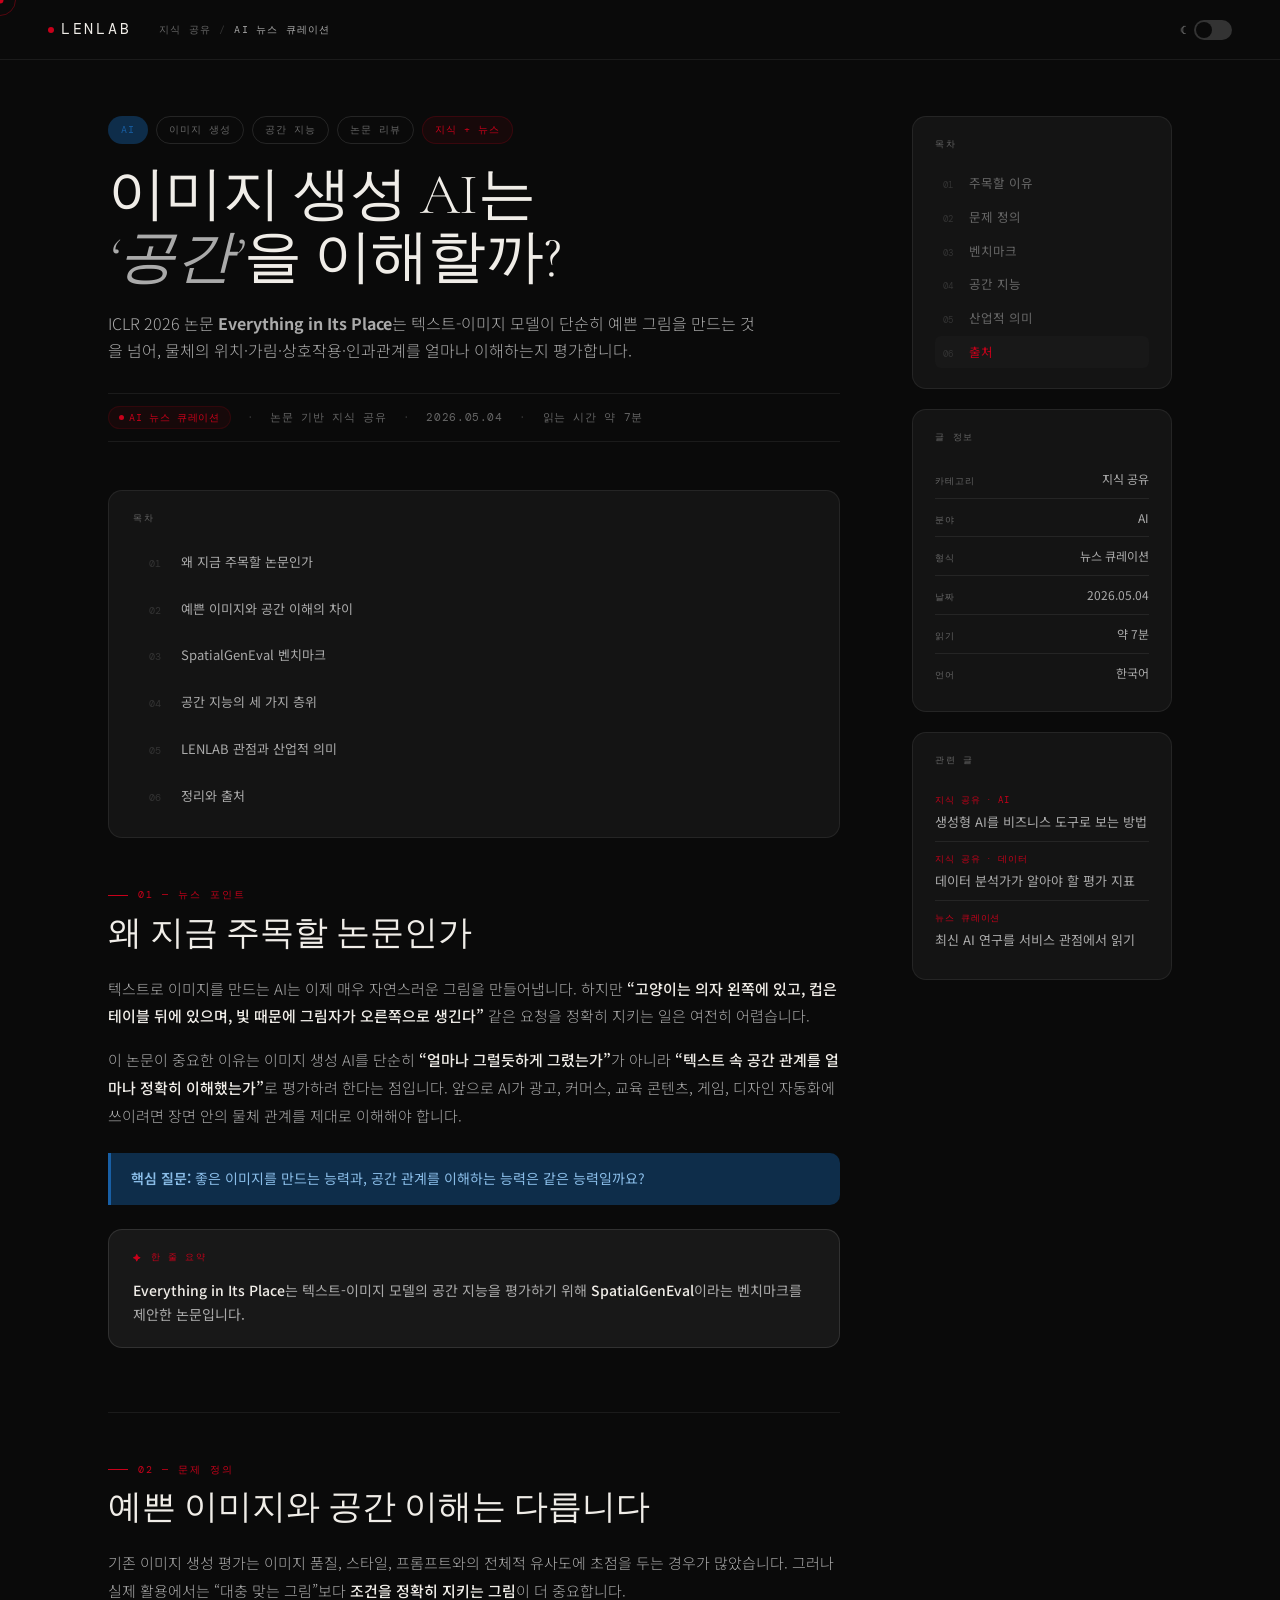
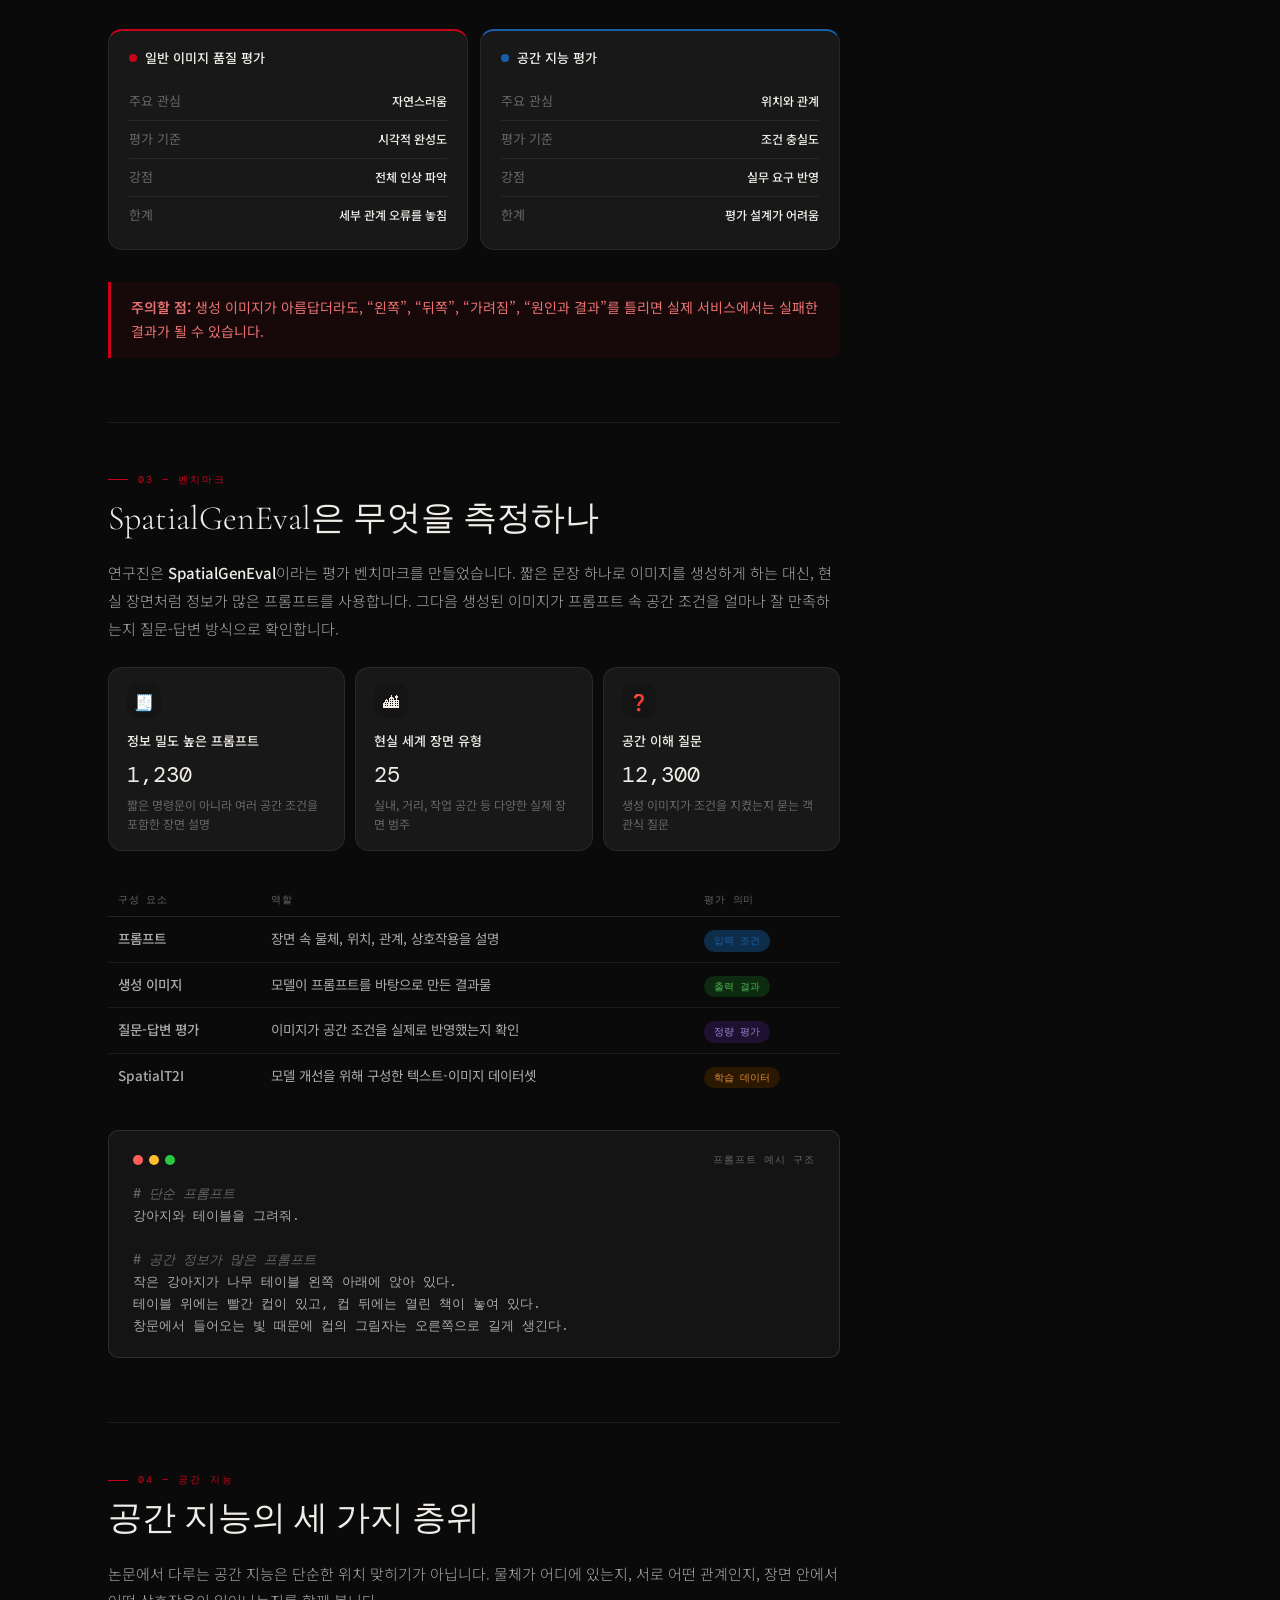
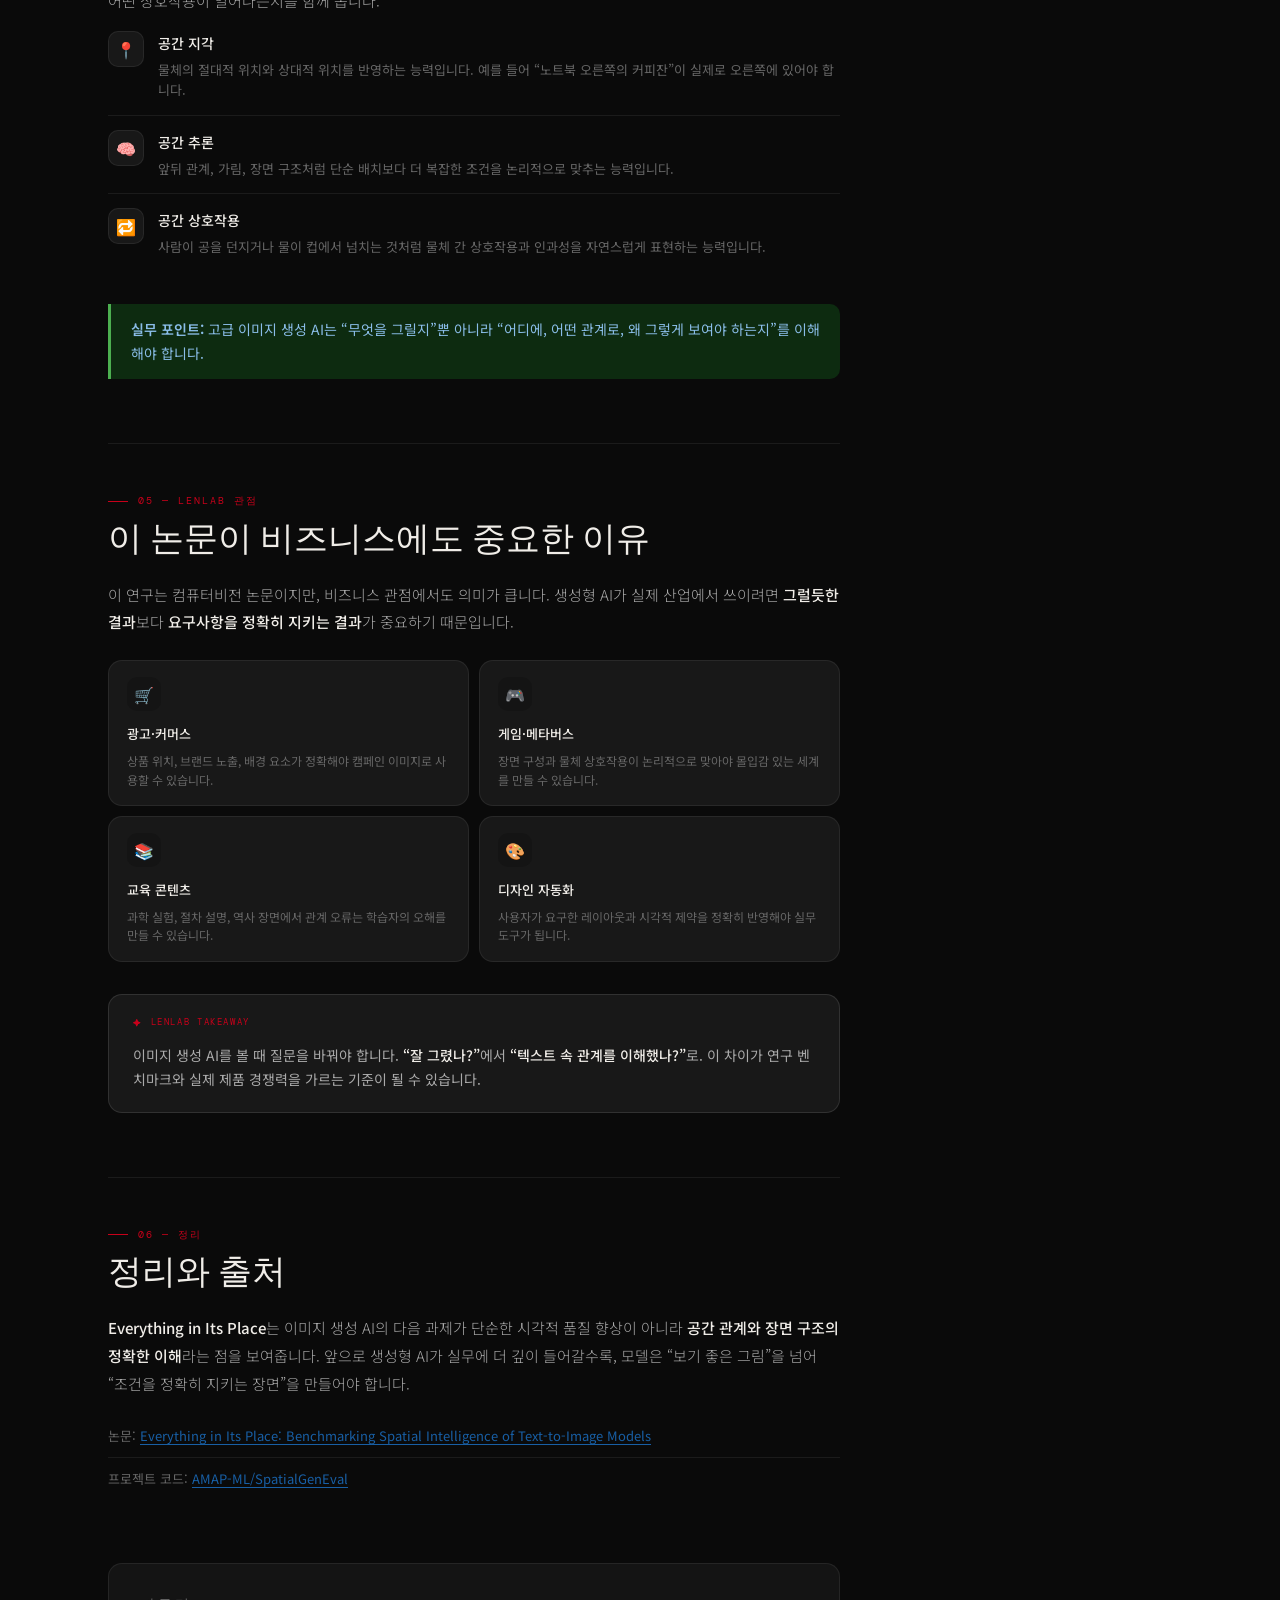
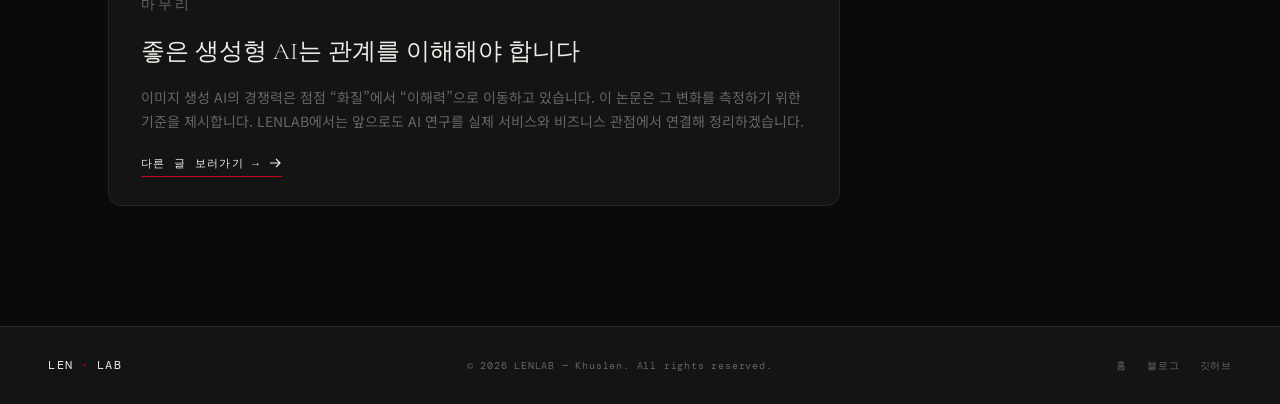
<file: papers/paper_1_ko.html>
<!DOCTYPE html>
<html lang="ko">

<head>
  <meta charset="UTF-8" />
  <meta name="viewport" content="width=device-width, initial-scale=1.0" />
  <title>이미지 생성 AI는 ‘공간’을 이해할까? — LENLAB</title>
  <meta name="description"
    content="ICLR 2026 논문 Everything in Its Place를 바탕으로 텍스트-이미지 모델의 공간 지능 문제를 한국어로 정리한 LENLAB 지식+뉴스 글입니다." />
  <link rel="preconnect" href="https://fonts.googleapis.com">
  <link rel="preconnect" href="https://fonts.gstatic.com" crossorigin>
  <link
    href="https://fonts.googleapis.com/css2?family=Cormorant+Garamond:ital,wght@0,300;0,400;0,600;1,300;1,400&family=DM+Mono:wght@300;400;500&family=Noto+Sans+KR:wght@300;400;500&display=swap"
    rel="stylesheet">
  <style>
    /* THEME TOKENS — same as index.html */
    :root {
      --bg: #0a0a0a;
      --bg-alt: #141414;
      --bg-card: #181818;
      --text: #f0ede8;
      --text-dim: #aaaaaa;
      --text-muted: #666666;
      --text-faint: #333333;
      --border: rgba(255, 255, 255, 0.07);
      --border-md: rgba(255, 255, 255, 0.11);
      --red: #c8001a;
      --red-dim: #8b0012;
      --red-bg: rgba(200, 0, 26, 0.07);
      --accent: #185FA5;
      --accent-bg: #0e2d4a;
      --accent-light: rgba(24, 95, 165, 0.15);
      --green-bg: #0d2b10;
      --green: #4caf50;
      --purple-bg: #1e1030;
      --purple: #9c88d4;
      --orange-bg: #2a1800;
      --orange: #e08c3a;

      --font-serif: 'Cormorant Garamond', Georgia, serif;
      --font-mono: 'DM Mono', 'Courier New', monospace;
      --font-sans: 'Noto Sans KR', sans-serif;
      --radius-sm: 6px;
      --radius-md: 10px;
      --radius-lg: 14px;
    }

    html.light {
      --bg: #f7f5f0;
      --bg-alt: #edeae3;
      --bg-card: #ffffff;
      --text: #111111;
      --text-dim: #444444;
      --text-muted: #777777;
      --text-faint: #bbbbbb;
      --border: rgba(0, 0, 0, 0.08);
      --border-md: rgba(0, 0, 0, 0.12);
      --red-bg: rgba(200, 0, 26, 0.05);
      --accent: #185FA5;
      --accent-bg: #e6f1fb;
      --accent-light: rgba(24, 95, 165, 0.1);
      --green-bg: #eaf3de;
      --green: #3b6d11;
      --purple-bg: #eeedfe;
      --purple: #534ab7;
      --orange-bg: #faeeda;
      --orange: #854f0b;
    }

    /* RESET */
    *,
    *::before,
    *::after {
      box-sizing: border-box;
      margin: 0;
      padding: 0;
    }

    html {
      scroll-behavior: smooth;
    }

    body {
      background: var(--bg);
      color: var(--text);
      font-family: var(--font-sans);
      font-size: 15px;
      line-height: 1.75;
      transition: background 0.35s, color 0.35s;
      cursor: none;
    }

    /* CURSOR */
    .cursor {
      position: fixed;
      width: 7px;
      height: 7px;
      background: var(--red);
      border-radius: 50%;
      pointer-events: none;
      z-index: 9999;
      transform: translate(-50%, -50%);
      transition: width .2s, height .2s;
    }

    .cursor-ring {
      position: fixed;
      width: 32px;
      height: 32px;
      border: 1px solid rgba(200, 0, 26, .4);
      border-radius: 50%;
      pointer-events: none;
      z-index: 9998;
      transform: translate(-50%, -50%);
    }

    body:has(a:hover) .cursor {
      width: 10px;
      height: 10px;
      background: var(--text);
    }

    body:has(a:hover) .cursor-ring {
      border-color: var(--text);
      width: 44px;
      height: 44px;
    }

    /* STICKY NAV */
    .site-nav {
      position: sticky;
      top: 0;
      z-index: 400;
      display: flex;
      align-items: center;
      justify-content: space-between;
      padding: 0 48px;
      height: 60px;
      background: var(--bg);
      border-bottom: 1px solid var(--border);
      backdrop-filter: blur(14px);
      transition: background .35s, border-color .35s;
    }

    .nav-left {
      display: flex;
      align-items: center;
      gap: 28px;
    }

    .brand {
      font-family: var(--font-mono);
      font-size: 15px;
      letter-spacing: .18em;
      color: var(--text);
      text-decoration: none;
      display: flex;
      align-items: center;
      gap: 7px;
      font-weight: 400;
    }

    .brand-dot {
      width: 6px;
      height: 6px;
      background: var(--red);
      border-radius: 50%;
      animation: pulse 2s ease-in-out infinite;
    }

    @keyframes pulse {

      0%,
      100% {
        opacity: 1;
        transform: scale(1);
      }

      50% {
        opacity: .4;
        transform: scale(.65);
      }
    }

    .breadcrumb {
      display: flex;
      align-items: center;
      gap: 8px;
      font-family: var(--font-mono);
      font-size: 10px;
      letter-spacing: .12em;
      color: var(--text-muted);
      text-transform: uppercase;
    }

    .breadcrumb a {
      color: var(--text-muted);
      text-decoration: none;
      transition: color .25s;
    }

    .breadcrumb a:hover {
      color: var(--red);
    }

    .breadcrumb-sep {
      color: var(--text-faint);
    }

    .breadcrumb-current {
      color: var(--text-dim);
    }

    .nav-right {
      display: flex;
      align-items: center;
      gap: 20px;
    }

    .nav-lang {
      display: flex;
      gap: 10px;
      font-family: var(--font-mono);
      font-size: 10px;
      letter-spacing: .1em;
    }

    .nav-lang button {
      background: none;
      border: none;
      cursor: pointer;
      color: var(--text-muted);
      font-family: inherit;
      font-size: inherit;
      letter-spacing: inherit;
      padding: 2px 0;
      transition: color .25s;
    }

    .nav-lang button.active,
    .nav-lang button:hover {
      color: var(--red);
    }

    /* Theme toggle */
    .theme-wrap {
      display: flex;
      align-items: center;
      gap: 7px;
      font-size: 13px;
      color: var(--text-muted);
    }

    .theme-btn {
      width: 38px;
      height: 20px;
      background: var(--text-faint);
      border: none;
      border-radius: 10px;
      cursor: pointer;
      position: relative;
      transition: background .3s;
    }

    .theme-btn::after {
      content: '';
      position: absolute;
      top: 2px;
      left: 2px;
      width: 16px;
      height: 16px;
      border-radius: 50%;
      background: var(--bg);
      transition: transform .3s, background .3s;
    }

    html.light .theme-btn {
      background: var(--red);
    }

    html.light .theme-btn::after {
      transform: translateX(18px);
    }

    /* LAYOUT */
    .page-wrap {
      max-width: 1160px;
      margin: 0 auto;
      padding: 56px 48px 120px;
      display: grid;
      grid-template-columns: 1fr 260px;
      gap: 72px;
      align-items: start;
    }

    /* ARTICLE HEADER */
    .article-header {
      margin-bottom: 48px;
    }

    .tag-row {
      display: flex;
      gap: 8px;
      flex-wrap: wrap;
      margin-bottom: 20px;
    }

    .tag {
      font-family: var(--font-mono);
      font-size: 10px;
      letter-spacing: .1em;
      text-transform: uppercase;
      padding: 4px 12px;
      border-radius: 99px;
      border: 1px solid var(--border-md);
      color: var(--text-muted);
      background: transparent;
      transition: border-color .25s, color .25s;
    }

    .tag:hover {
      border-color: var(--red);
      color: var(--red);
      cursor: default;
    }

    .tag.accent {
      background: var(--accent-bg);
      color: var(--accent);
      border-color: transparent;
    }

    .tag.red {
      background: var(--red-bg);
      color: var(--red);
      border-color: rgba(200, 0, 26, .2);
    }

    .article-title {
      font-family: var(--font-serif);
      font-size: clamp(32px, 4.5vw, 58px);
      font-weight: 300;
      line-height: 1.1;
      color: var(--text);
      margin-bottom: 20px;
      letter-spacing: -.01em;
    }

    .article-title em {
      font-style: italic;
      color: var(--text-dim);
    }

    .article-title .hl {
      color: var(--red);
    }

    .article-sub {
      font-size: 16px;
      font-weight: 300;
      color: var(--text-dim);
      line-height: 1.7;
      max-width: 660px;
      margin-bottom: 28px;
    }

    .meta-row {
      display: flex;
      align-items: center;
      gap: 16px;
      flex-wrap: wrap;
      font-family: var(--font-mono);
      font-size: 11px;
      letter-spacing: .06em;
      color: var(--text-muted);
      border-top: 1px solid var(--border);
      border-bottom: 1px solid var(--border);
      padding: 12px 0;
    }

    .meta-sep {
      color: var(--text-faint);
    }

    .meta-badge {
      display: inline-flex;
      align-items: center;
      gap: 5px;
      background: var(--red-bg);
      border: 1px solid rgba(200, 0, 26, .15);
      color: var(--red);
      padding: 2px 10px;
      border-radius: 99px;
      font-size: 10px;
    }

    .meta-badge::before {
      content: '';
      width: 5px;
      height: 5px;
      background: var(--red);
      border-radius: 50%;
    }

    /*  TOC BOX */
    .toc-box {
      background: var(--bg-alt);
      border: 1px solid var(--border);
      border-radius: var(--radius-lg);
      padding: 20px 24px;
      margin-bottom: 48px;
    }

    .toc-box-title {
      font-family: var(--font-mono);
      font-size: 9px;
      letter-spacing: .2em;
      text-transform: uppercase;
      color: var(--text-muted);
      margin-bottom: 14px;
    }

    .toc-list {
      list-style: none;
      display: flex;
      flex-direction: column;
      gap: 4px;
    }

    .toc-list li {
      display: flex;
      align-items: baseline;
      gap: 10px;
      font-size: 13px;
      color: var(--text-dim);
      padding: 5px 8px;
      border-radius: var(--radius-sm);
      cursor: pointer;
      transition: background .2s, color .2s;
      text-decoration: none;
    }

    .toc-list a {
      display: flex;
      align-items: baseline;
      gap: 10px;
      color: var(--text-dim);
      text-decoration: none;
      font-size: 13px;
      width: 100%;
      padding: 5px 8px;
      border-radius: var(--radius-sm);
      transition: background .2s, color .2s;
    }

    .toc-list a:hover {
      background: var(--bg-card);
      color: var(--red);
    }

    .toc-num {
      font-family: var(--font-mono);
      font-size: 10px;
      color: var(--text-faint);
      min-width: 22px;
    }

    /* ARTICLE CONTENT */

    /* Section anchor spacing */
    .sec {
      scroll-margin-top: 80px;
      margin-bottom: 64px;
    }

    .sec-label {
      font-family: var(--font-mono);
      font-size: 10px;
      letter-spacing: .2em;
      text-transform: uppercase;
      color: var(--red);
      margin-bottom: 10px;
      display: flex;
      align-items: center;
      gap: 10px;
    }

    .sec-label::before {
      content: '';
      display: block;
      width: 20px;
      height: 1px;
      background: var(--red);
    }

    .sec-head {
      font-family: var(--font-serif);
      font-size: clamp(22px, 2.8vw, 34px);
      font-weight: 300;
      line-height: 1.2;
      color: var(--text);
      margin-bottom: 20px;
    }

    .sec-head em {
      font-style: italic;
      color: var(--text-dim);
    }

    .prose {
      font-size: 15px;
      color: var(--text-dim);
      line-height: 1.85;
      font-weight: 300;
      margin-bottom: 16px;
    }

    .prose strong {
      font-weight: 500;
      color: var(--text);
    }

    .prose a {
      color: var(--accent);
      text-decoration: underline;
      text-underline-offset: 3px;
    }

    .prose code {
      font-family: var(--font-mono);
      font-size: 13px;
      background: var(--bg-card);
      border: 1px solid var(--border);
      padding: 1px 6px;
      border-radius: 4px;
      color: var(--text);
    }

    .divider {
      border: none;
      border-top: 1px solid var(--border);
      margin: 48px 0;
    }

    /* Callout */
    .callout {
      border-left: 3px solid var(--accent);
      background: var(--accent-bg);
      color: var(--accent);
      border-radius: 0 var(--radius-md) var(--radius-md) 0;
      padding: 14px 20px;
      font-size: 14px;
      line-height: 1.7;
      margin: 24px 0;
    }

    html:not(.light) .callout {
      color: #8abde8;
    }

    .callout.red {
      border-color: var(--red);
      background: var(--red-bg);
      color: var(--red);
    }

    html:not(.light) .callout.red {
      color: #e87070;
    }

    .callout.green {
      border-color: var(--green);
      background: var(--green-bg);
      color: var(--green);
    }

    .callout strong {
      font-weight: 600;
    }

    /* Key point box */
    .keypoint {
      background: var(--bg-card);
      border: 1px solid var(--border-md);
      border-radius: var(--radius-lg);
      padding: 20px 24px;
      margin: 24px 0;
    }

    .keypoint-title {
      font-family: var(--font-mono);
      font-size: 9px;
      letter-spacing: .18em;
      text-transform: uppercase;
      color: var(--red);
      margin-bottom: 12px;
      display: flex;
      align-items: center;
      gap: 8px;
    }

    .keypoint-title::before {
      content: '✦';
      font-size: 8px;
    }

    .keypoint-body {
      font-size: 14px;
      color: var(--text-dim);
      line-height: 1.75;
    }

    .keypoint-body strong {
      color: var(--text);
      font-weight: 500;
    }

    /* Compare grid */
    .compare-grid {
      display: grid;
      grid-template-columns: 1fr 1fr;
      gap: 12px;
      margin: 24px 0 32px;
    }

    .compare-card {
      background: var(--bg-card);
      border: 1px solid var(--border);
      border-radius: var(--radius-lg);
      padding: 16px 20px;
    }

    .compare-card.type-a {
      border-top: 2px solid var(--red);
    }

    .compare-card.type-b {
      border-top: 2px solid var(--accent);
    }

    .compare-card.type-c {
      border-top: 2px solid var(--green);
    }

    .compare-head {
      font-size: 13px;
      font-weight: 500;
      margin-bottom: 14px;
      display: flex;
      align-items: center;
      gap: 8px;
      color: var(--text);
    }

    .cdot {
      width: 8px;
      height: 8px;
      border-radius: 50%;
    }

    .cdot-red {
      background: var(--red);
    }

    .cdot-blue {
      background: var(--accent);
    }

    .cdot-green {
      background: var(--green);
    }

    .compare-row {
      font-size: 13px;
      color: var(--text-muted);
      padding: 7px 0;
      border-bottom: 1px solid var(--border);
      display: flex;
      justify-content: space-between;
      align-items: baseline;
      gap: 8px;
    }

    .compare-row:last-child {
      border-bottom: none;
    }

    .compare-row .val {
      color: var(--text);
      font-weight: 500;
      font-size: 12px;
      text-align: right;
    }

    /* Info cards grid */
    .card-grid {
      display: grid;
      grid-template-columns: repeat(3, 1fr);
      gap: 10px;
      margin: 24px 0 32px;
    }

    .card-grid.col2 {
      grid-template-columns: repeat(2, 1fr);
    }

    .card-grid.col4 {
      grid-template-columns: repeat(4, 1fr);
    }

    .info-card {
      background: var(--bg-card);
      border: 1px solid var(--border);
      border-radius: var(--radius-lg);
      padding: 16px 18px;
    }

    .info-card-icon {
      width: 34px;
      height: 34px;
      border-radius: var(--radius-md);
      display: flex;
      align-items: center;
      justify-content: center;
      font-size: 16px;
      margin-bottom: 12px;
      background: var(--bg-alt);
    }

    .info-card h3 {
      font-size: 13px;
      font-weight: 500;
      color: var(--text);
      margin-bottom: 6px;
    }

    .info-card p {
      font-size: 12px;
      color: var(--text-muted);
      line-height: 1.55;
    }

    /* Factor list */
    .factor-list {
      margin: 16px 0 32px;
    }

    .factor-item {
      display: flex;
      gap: 14px;
      align-items: flex-start;
      padding: 14px 0;
      border-bottom: 1px solid var(--border);
    }

    .factor-item:first-child {
      padding-top: 0;
    }

    .factor-item:last-child {
      border-bottom: none;
    }

    .factor-icon {
      min-width: 36px;
      height: 36px;
      border-radius: var(--radius-md);
      background: var(--bg-card);
      border: 1px solid var(--border);
      display: flex;
      align-items: center;
      justify-content: center;
      font-size: 16px;
    }

    .factor-title {
      font-size: 14px;
      font-weight: 500;
      color: var(--text);
      margin-bottom: 4px;
    }

    .factor-desc {
      font-size: 13px;
      color: var(--text-muted);
      line-height: 1.6;
    }

    /* Data table */
    .data-table {
      width: 100%;
      border-collapse: collapse;
      font-size: 13.5px;
      margin: 20px 0 32px;
    }

    .data-table th {
      text-align: left;
      font-family: var(--font-mono);
      font-size: 10px;
      text-transform: uppercase;
      letter-spacing: .08em;
      color: var(--text-muted);
      font-weight: 400;
      padding: 8px 10px;
      border-bottom: 1px solid var(--border-md);
    }

    .data-table td {
      padding: 10px 10px;
      border-bottom: 1px solid var(--border);
      color: var(--text-dim);
      vertical-align: top;
    }

    .data-table tr:last-child td {
      border-bottom: none;
    }

    .data-table tr:hover td {
      background: var(--bg-alt);
    }

    .td-strong {
      font-weight: 500;
      color: var(--text);
    }

    /* Inline badge */
    .badge {
      display: inline-block;
      font-family: var(--font-mono);
      font-size: 10px;
      padding: 2px 10px;
      border-radius: 99px;
      font-weight: 500;
    }

    .badge-blue {
      background: var(--accent-bg);
      color: var(--accent);
    }

    .badge-green {
      background: var(--green-bg);
      color: var(--green);
    }

    .badge-purple {
      background: var(--purple-bg);
      color: var(--purple);
    }

    .badge-orange {
      background: var(--orange-bg);
      color: var(--orange);
    }

    .badge-red {
      background: var(--red-bg);
      color: var(--red);
    }

    /* Code block */
    .code-block {
      background: var(--bg-alt);
      border: 1px solid var(--border-md);
      border-radius: var(--radius-md);
      padding: 20px 24px;
      margin: 20px 0;
      overflow-x: auto;
    }

    .code-block-header {
      display: flex;
      align-items: center;
      justify-content: space-between;
      margin-bottom: 14px;
      font-family: var(--font-mono);
      font-size: 10px;
      letter-spacing: .1em;
      text-transform: uppercase;
      color: var(--text-muted);
    }

    .code-block-dots {
      display: flex;
      gap: 6px;
    }

    .code-dot {
      width: 10px;
      height: 10px;
      border-radius: 50%;
    }

    .code-dot:nth-child(1) {
      background: #ff5f57;
    }

    .code-dot:nth-child(2) {
      background: #febc2e;
    }

    .code-dot:nth-child(3) {
      background: #28c840;
    }

    .code-block pre {
      font-family: var(--font-mono);
      font-size: 13px;
      color: var(--text-dim);
      line-height: 1.7;
      white-space: pre-wrap;
      word-break: break-all;
    }

    .code-block .kw {
      color: #c792ea;
    }

    .code-block .str {
      color: #c3e88d;
    }

    .code-block .cmt {
      color: var(--text-muted);
      font-style: italic;
    }

    .code-block .fn {
      color: #82aaff;
    }

    .code-block .num {
      color: #f78c6c;
    }

    /* CLOSING BOX */
    .closing-box {
      background: var(--bg-alt);
      border: 1px solid var(--border);
      border-radius: var(--radius-lg);
      padding: 28px 32px;
      margin-top: 48px;
    }

    .closing-box-label {
      font-family: var(--font-mono);
      font-size: 9px;
      letter-spacing: .2em;
      text-transform: uppercase;
      color: var(--red);
      margin-bottom: 14px;
    }

    .closing-box h3 {
      font-family: var(--font-serif);
      font-size: 24px;
      font-weight: 300;
      color: var(--text);
      margin-bottom: 12px;
    }

    .closing-box p {
      font-size: 14px;
      color: var(--text-muted);
      line-height: 1.75;
    }

    .next-post {
      display: inline-flex;
      align-items: center;
      gap: 8px;
      margin-top: 20px;
      font-family: var(--font-mono);
      font-size: 11px;
      letter-spacing: .12em;
      text-transform: uppercase;
      color: var(--text);
      text-decoration: none;
      border-bottom: 1px solid var(--red);
      padding-bottom: 3px;
      transition: color .25s;
    }

    .next-post:hover {
      color: var(--red);
    }

    .next-post svg {
      transition: transform .25s;
    }

    .next-post:hover svg {
      transform: translateX(4px);
    }

    /* ══════════════════════════════════════
       SIDEBAR
    ══════════════════════════════════════ */
    .sidebar {
      position: sticky;
      top: 80px;
    }

    .sidebar-toc {
      background: var(--bg-alt);
      border: 1px solid var(--border);
      border-radius: var(--radius-lg);
      padding: 20px 22px;
      margin-bottom: 20px;
    }

    .sidebar-title {
      font-family: var(--font-mono);
      font-size: 9px;
      letter-spacing: .2em;
      text-transform: uppercase;
      color: var(--text-muted);
      margin-bottom: 14px;
    }

    .sidebar-toc-list {
      list-style: none;
      display: flex;
      flex-direction: column;
      gap: 2px;
    }

    .sidebar-toc-list a {
      display: flex;
      align-items: baseline;
      gap: 8px;
      font-size: 12.5px;
      color: var(--text-muted);
      text-decoration: none;
      padding: 5px 8px;
      border-radius: var(--radius-sm);
      transition: background .2s, color .2s;
    }

    .sidebar-toc-list a:hover,
    .sidebar-toc-list a.active {
      background: var(--bg-card);
      color: var(--red);
    }

    .sidebar-toc-num {
      font-family: var(--font-mono);
      font-size: 9px;
      color: var(--text-faint);
      min-width: 18px;
    }

    .sidebar-meta {
      background: var(--bg-alt);
      border: 1px solid var(--border);
      border-radius: var(--radius-lg);
      padding: 20px 22px;
      margin-bottom: 20px;
    }

    .sidebar-meta-row {
      display: flex;
      justify-content: space-between;
      align-items: baseline;
      padding: 8px 0;
      border-bottom: 1px solid var(--border);
      font-size: 12px;
    }

    .sidebar-meta-row:last-child {
      border-bottom: none;
    }

    .smr-label {
      font-family: var(--font-mono);
      font-size: 9px;
      letter-spacing: .1em;
      text-transform: uppercase;
      color: var(--text-muted);
    }

    .smr-val {
      color: var(--text-dim);
      font-size: 12px;
      text-align: right;
    }

    .sidebar-related {
      background: var(--bg-alt);
      border: 1px solid var(--border);
      border-radius: var(--radius-lg);
      padding: 20px 22px;
    }

    .related-item {
      display: flex;
      flex-direction: column;
      gap: 4px;
      padding: 10px 0;
      border-bottom: 1px solid var(--border);
      text-decoration: none;
    }

    .related-item:last-child {
      border-bottom: none;
    }

    .related-cat {
      font-family: var(--font-mono);
      font-size: 9px;
      letter-spacing: .1em;
      text-transform: uppercase;
      color: var(--red);
    }

    .related-title {
      font-size: 13px;
      color: var(--text-dim);
      line-height: 1.4;
      transition: color .2s;
    }

    .related-item:hover .related-title {
      color: var(--text);
    }

    /* ══════════════════════════════════════
       FOOTER
    ══════════════════════════════════════ */
    .site-footer {
      border-top: 1px solid var(--border);
      padding: 28px 48px;
      display: flex;
      align-items: center;
      justify-content: space-between;
      font-family: var(--font-mono);
      font-size: 10px;
      letter-spacing: .08em;
      color: var(--text-muted);
      background: var(--bg-alt);
      transition: background .35s;
    }

    .footer-logo-sm {
      display: flex;
      align-items: center;
      gap: 7px;
      color: var(--text);
      text-decoration: none;
      font-size: 12px;
      letter-spacing: .14em;
    }

    .footer-logo-dot {
      color: var(--red);
    }

    .footer-links-sm {
      display: flex;
      gap: 20px;
    }

    .footer-links-sm a {
      color: var(--text-muted);
      text-decoration: none;
      transition: color .25s;
    }

    .footer-links-sm a:hover {
      color: var(--red);
    }

    /* ══════════════════════════════════════
       RESPONSIVE
    ══════════════════════════════════════ */
    @media (max-width: 1000px) {
      .page-wrap {
        grid-template-columns: 1fr;
        gap: 40px;
        padding: 40px 32px 80px;
      }

      .sidebar {
        position: static;
        display: none;
      }

      .site-nav {
        padding: 0 24px;
      }
    }

    @media (max-width: 640px) {
      .compare-grid {
        grid-template-columns: 1fr;
      }

      .card-grid {
        grid-template-columns: 1fr 1fr;
      }

      .card-grid.col4 {
        grid-template-columns: 1fr 1fr;
      }

      .article-title {
        font-size: 28px;
      }

      .site-nav {
        padding: 0 16px;
      }

      .page-wrap {
        padding: 32px 20px 60px;
      }

      .breadcrumb {
        display: none;
      }
    }


    /* Korean-only article refinements */
    .source-list {
      list-style: none;
      margin: 18px 0 0;
    }

    .source-list li {
      padding: 10px 0;
      border-bottom: 1px solid var(--border);
      font-size: 13px;
      color: var(--text-muted);
      line-height: 1.65;
    }

    .source-list li:last-child {
      border-bottom: none;
    }

    .source-list a {
      color: var(--accent);
      text-decoration: underline;
      text-underline-offset: 3px;
    }

    .metric {
      font-family: var(--font-mono);
      font-size: 22px;
      color: var(--text);
      display: block;
      margin-bottom: 4px;
    }

    @media (hover: none) {
      body {
        cursor: auto;
      }

      .cursor,
      .cursor-ring {
        display: none;
      }
    }
  </style>
</head>

<body>

  <!-- CURSOR -->
  <div class="cursor" id="cursor"></div>
  <div class="cursor-ring" id="cursorRing"></div>

  <!-- NAV -->
  <nav class="site-nav">
    <div class="nav-left">
      <a href="index.html" class="brand">
        <span class="brand-dot"></span>LENLAB
      </a>
      <div class="breadcrumb">
        <a href="index.html#categories">지식 공유</a>
        <span class="breadcrumb-sep">/</span>
        <span class="breadcrumb-current">AI 뉴스 큐레이션</span>
      </div>
    </div>
    <div class="nav-right">
      <div class="theme-wrap">
        <span id="themeIcon">☾</span>
        <button class="theme-btn" id="themeToggle" onclick="toggleTheme()" aria-label="테마 전환"></button>
      </div>
    </div>
  </nav>

  <!-- PAGE WRAP -->
  <div class="page-wrap">

    <!-- ARTICLE -->
    <article>

      <!-- HEADER -->
      <header class="article-header">
        <div class="tag-row">
          <span class="tag accent">AI</span>
          <span class="tag">이미지 생성</span>
          <span class="tag">공간 지능</span>
          <span class="tag">논문 리뷰</span>
          <span class="tag red">지식 + 뉴스</span>
        </div>

        <h1 class="article-title">
          이미지 생성 AI는<br><em>‘공간’</em>을 이해할까?
        </h1>

        <p class="article-sub">
          ICLR 2026 논문 <strong>Everything in Its Place</strong>는 텍스트-이미지 모델이 단순히 예쁜 그림을 만드는 것을 넘어,
          물체의 위치·가림·상호작용·인과관계를 얼마나 이해하는지 평가합니다.
        </p>

        <div class="meta-row">
          <span class="meta-badge">AI 뉴스 큐레이션</span>
          <span class="meta-sep">·</span>
          <span>논문 기반 지식 공유</span>
          <span class="meta-sep">·</span>
          <span>2026.05.04</span>
          <span class="meta-sep">·</span>
          <span>읽는 시간 약 7분</span>
        </div>
      </header>

      <!-- TOC -->
      <div class="toc-box">
        <p class="toc-box-title">목차</p>
        <ul class="toc-list">
          <li><a href="#sec1"><span class="toc-num">01</span> 왜 지금 주목할 논문인가</a></li>
          <li><a href="#sec2"><span class="toc-num">02</span> 예쁜 이미지와 공간 이해의 차이</a></li>
          <li><a href="#sec3"><span class="toc-num">03</span> SpatialGenEval 벤치마크</a></li>
          <li><a href="#sec4"><span class="toc-num">04</span> 공간 지능의 세 가지 층위</a></li>
          <li><a href="#sec5"><span class="toc-num">05</span> LENLAB 관점과 산업적 의미</a></li>
          <li><a href="#sec6"><span class="toc-num">06</span> 정리와 출처</a></li>
        </ul>
      </div>

      <!-- SECTION 1 -->
      <div class="sec" id="sec1">
        <p class="sec-label">01 — 뉴스 포인트</p>
        <h2 class="sec-head">왜 지금 주목할 논문인가</h2>

        <p class="prose">
          텍스트로 이미지를 만드는 AI는 이제 매우 자연스러운 그림을 만들어냅니다. 하지만
          <strong>“고양이는 의자 왼쪽에 있고, 컵은 테이블 뒤에 있으며, 빛 때문에 그림자가 오른쪽으로 생긴다”</strong>
          같은 요청을 정확히 지키는 일은 여전히 어렵습니다.
        </p>

        <p class="prose">
          이 논문이 중요한 이유는 이미지 생성 AI를 단순히 <strong>“얼마나 그럴듯하게 그렸는가”</strong>가 아니라
          <strong>“텍스트 속 공간 관계를 얼마나 정확히 이해했는가”</strong>로 평가하려 한다는 점입니다.
          앞으로 AI가 광고, 커머스, 교육 콘텐츠, 게임, 디자인 자동화에 쓰이려면 장면 안의 물체 관계를 제대로 이해해야 합니다.
        </p>

        <div class="callout">
          <strong>핵심 질문:</strong> 좋은 이미지를 만드는 능력과, 공간 관계를 이해하는 능력은 같은 능력일까요?
        </div>

        <div class="keypoint">
          <p class="keypoint-title">한 줄 요약</p>
          <p class="keypoint-body">
            <strong>Everything in Its Place</strong>는 텍스트-이미지 모델의 공간 지능을 평가하기 위해
            <strong>SpatialGenEval</strong>이라는 벤치마크를 제안한 논문입니다.
          </p>
        </div>
      </div>

      <hr class="divider">

      <!-- SECTION 2 -->
      <div class="sec" id="sec2">
        <p class="sec-label">02 — 문제 정의</p>
        <h2 class="sec-head">예쁜 이미지와 공간 이해는 다릅니다</h2>

        <p class="prose">
          기존 이미지 생성 평가는 이미지 품질, 스타일, 프롬프트와의 전체적 유사도에 초점을 두는 경우가 많았습니다.
          그러나 실제 활용에서는 “대충 맞는 그림”보다 <strong>조건을 정확히 지키는 그림</strong>이 더 중요합니다.
        </p>

        <div class="compare-grid">
          <div class="compare-card type-a">
            <div class="compare-head">
              <div class="cdot cdot-red"></div>일반 이미지 품질 평가
            </div>
            <div class="compare-row"><span>주요 관심</span><span class="val">자연스러움</span></div>
            <div class="compare-row"><span>평가 기준</span><span class="val">시각적 완성도</span></div>
            <div class="compare-row"><span>강점</span><span class="val">전체 인상 파악</span></div>
            <div class="compare-row"><span>한계</span><span class="val">세부 관계 오류를 놓침</span></div>
          </div>

          <div class="compare-card type-b">
            <div class="compare-head">
              <div class="cdot cdot-blue"></div>공간 지능 평가
            </div>
            <div class="compare-row"><span>주요 관심</span><span class="val">위치와 관계</span></div>
            <div class="compare-row"><span>평가 기준</span><span class="val">조건 충실도</span></div>
            <div class="compare-row"><span>강점</span><span class="val">실무 요구 반영</span></div>
            <div class="compare-row"><span>한계</span><span class="val">평가 설계가 어려움</span></div>
          </div>
        </div>

        <div class="callout red">
          <strong>주의할 점:</strong> 생성 이미지가 아름답더라도, “왼쪽”, “뒤쪽”, “가려짐”, “원인과 결과”를 틀리면 실제 서비스에서는 실패한 결과가 될 수 있습니다.
        </div>
      </div>

      <hr class="divider">

      <!-- SECTION 3 -->
      <div class="sec" id="sec3">
        <p class="sec-label">03 — 벤치마크</p>
        <h2 class="sec-head">SpatialGenEval은 무엇을 측정하나</h2>

        <p class="prose">
          연구진은 <strong>SpatialGenEval</strong>이라는 평가 벤치마크를 만들었습니다.
          짧은 문장 하나로 이미지를 생성하게 하는 대신, 현실 장면처럼 정보가 많은 프롬프트를 사용합니다.
          그다음 생성된 이미지가 프롬프트 속 공간 조건을 얼마나 잘 만족하는지 질문-답변 방식으로 확인합니다.
        </p>

        <div class="card-grid">
          <div class="info-card">
            <div class="info-card-icon">🧾</div>
            <h3>정보 밀도 높은 프롬프트</h3>
            <p><span class="metric">1,230</span>짧은 명령문이 아니라 여러 공간 조건을 포함한 장면 설명</p>
          </div>
          <div class="info-card">
            <div class="info-card-icon">🏙</div>
            <h3>현실 세계 장면 유형</h3>
            <p><span class="metric">25</span>실내, 거리, 작업 공간 등 다양한 실제 장면 범주</p>
          </div>
          <div class="info-card">
            <div class="info-card-icon">❓</div>
            <h3>공간 이해 질문</h3>
            <p><span class="metric">12,300</span>생성 이미지가 조건을 지켰는지 묻는 객관식 질문</p>
          </div>
        </div>

        <table class="data-table">
          <thead>
            <tr>
              <th>구성 요소</th>
              <th>역할</th>
              <th>평가 의미</th>
            </tr>
          </thead>
          <tbody>
            <tr>
              <td class="td-strong">프롬프트</td>
              <td>장면 속 물체, 위치, 관계, 상호작용을 설명</td>
              <td><span class="badge badge-blue">입력 조건</span></td>
            </tr>
            <tr>
              <td class="td-strong">생성 이미지</td>
              <td>모델이 프롬프트를 바탕으로 만든 결과물</td>
              <td><span class="badge badge-green">출력 결과</span></td>
            </tr>
            <tr>
              <td class="td-strong">질문-답변 평가</td>
              <td>이미지가 공간 조건을 실제로 반영했는지 확인</td>
              <td><span class="badge badge-purple">정량 평가</span></td>
            </tr>
            <tr>
              <td class="td-strong">SpatialT2I</td>
              <td>모델 개선을 위해 구성한 텍스트-이미지 데이터셋</td>
              <td><span class="badge badge-orange">학습 데이터</span></td>
            </tr>
          </tbody>
        </table>

        <div class="code-block">
          <div class="code-block-header">
            <div class="code-block-dots">
              <div class="code-dot"></div>
              <div class="code-dot"></div>
              <div class="code-dot"></div>
            </div>
            <span>프롬프트 예시 구조</span>
          </div>
          <pre><span class="cmt"># 단순 프롬프트</span>
강아지와 테이블을 그려줘.

<span class="cmt"># 공간 정보가 많은 프롬프트</span>
작은 강아지가 나무 테이블 왼쪽 아래에 앉아 있다.
테이블 위에는 빨간 컵이 있고, 컵 뒤에는 열린 책이 놓여 있다.
창문에서 들어오는 빛 때문에 컵의 그림자는 오른쪽으로 길게 생긴다.</pre>
        </div>
      </div>

      <hr class="divider">

      <!-- SECTION 4 -->
      <div class="sec" id="sec4">
        <p class="sec-label">04 — 공간 지능</p>
        <h2 class="sec-head">공간 지능의 세 가지 층위</h2>

        <p class="prose">
          논문에서 다루는 공간 지능은 단순한 위치 맞히기가 아닙니다.
          물체가 어디에 있는지, 서로 어떤 관계인지, 장면 안에서 어떤 상호작용이 일어나는지를 함께 봅니다.
        </p>

        <div class="factor-list">
          <div class="factor-item">
            <div class="factor-icon">📍</div>
            <div>
              <div class="factor-title">공간 지각</div>
              <div class="factor-desc">
                물체의 절대적 위치와 상대적 위치를 반영하는 능력입니다. 예를 들어 “노트북 오른쪽의 커피잔”이 실제로 오른쪽에 있어야 합니다.
              </div>
            </div>
          </div>

          <div class="factor-item">
            <div class="factor-icon">🧠</div>
            <div>
              <div class="factor-title">공간 추론</div>
              <div class="factor-desc">
                앞뒤 관계, 가림, 장면 구조처럼 단순 배치보다 더 복잡한 조건을 논리적으로 맞추는 능력입니다.
              </div>
            </div>
          </div>

          <div class="factor-item">
            <div class="factor-icon">🔁</div>
            <div>
              <div class="factor-title">공간 상호작용</div>
              <div class="factor-desc">
                사람이 공을 던지거나 물이 컵에서 넘치는 것처럼 물체 간 상호작용과 인과성을 자연스럽게 표현하는 능력입니다.
              </div>
            </div>
          </div>
        </div>

        <div class="callout green">
          <strong>실무 포인트:</strong> 고급 이미지 생성 AI는 “무엇을 그릴지”뿐 아니라 “어디에, 어떤 관계로, 왜 그렇게 보여야 하는지”를 이해해야 합니다.
        </div>
      </div>

      <hr class="divider">

      <!-- SECTION 5 -->
      <div class="sec" id="sec5">
        <p class="sec-label">05 — LENLAB 관점</p>
        <h2 class="sec-head">이 논문이 비즈니스에도 중요한 이유</h2>

        <p class="prose">
          이 연구는 컴퓨터비전 논문이지만, 비즈니스 관점에서도 의미가 큽니다.
          생성형 AI가 실제 산업에서 쓰이려면 <strong>그럴듯한 결과</strong>보다 <strong>요구사항을 정확히 지키는 결과</strong>가 중요하기 때문입니다.
        </p>

        <div class="card-grid col2">
          <div class="info-card">
            <div class="info-card-icon">🛒</div>
            <h3>광고·커머스</h3>
            <p>상품 위치, 브랜드 노출, 배경 요소가 정확해야 캠페인 이미지로 사용할 수 있습니다.</p>
          </div>
          <div class="info-card">
            <div class="info-card-icon">🎮</div>
            <h3>게임·메타버스</h3>
            <p>장면 구성과 물체 상호작용이 논리적으로 맞아야 몰입감 있는 세계를 만들 수 있습니다.</p>
          </div>
          <div class="info-card">
            <div class="info-card-icon">📚</div>
            <h3>교육 콘텐츠</h3>
            <p>과학 실험, 절차 설명, 역사 장면에서 관계 오류는 학습자의 오해를 만들 수 있습니다.</p>
          </div>
          <div class="info-card">
            <div class="info-card-icon">🎨</div>
            <h3>디자인 자동화</h3>
            <p>사용자가 요구한 레이아웃과 시각적 제약을 정확히 반영해야 실무 도구가 됩니다.</p>
          </div>
        </div>

        <div class="keypoint">
          <p class="keypoint-title">LENLAB Takeaway</p>
          <p class="keypoint-body">
            이미지 생성 AI를 볼 때 질문을 바꿔야 합니다.
            <strong>“잘 그렸나?”</strong>에서 <strong>“텍스트 속 관계를 이해했나?”</strong>로.
            이 차이가 연구 벤치마크와 실제 제품 경쟁력을 가르는 기준이 될 수 있습니다.
          </p>
        </div>
      </div>

      <hr class="divider">

      <!-- SECTION 6 -->
      <div class="sec" id="sec6">
        <p class="sec-label">06 — 정리</p>
        <h2 class="sec-head">정리와 출처</h2>

        <p class="prose">
          <strong>Everything in Its Place</strong>는 이미지 생성 AI의 다음 과제가 단순한 시각적 품질 향상이 아니라
          <strong>공간 관계와 장면 구조의 정확한 이해</strong>라는 점을 보여줍니다.
          앞으로 생성형 AI가 실무에 더 깊이 들어갈수록, 모델은 “보기 좋은 그림”을 넘어 “조건을 정확히 지키는 장면”을 만들어야 합니다.
        </p>

        <ul class="source-list">
          <li>
            논문: <a href="https://arxiv.org/abs/2601.20354" target="_blank" rel="noopener">
              Everything in Its Place: Benchmarking Spatial Intelligence of Text-to-Image Models
            </a>
          </li>
          <li>
            프로젝트 코드: <a href="https://github.com/AMAP-ML/SpatialGenEval" target="_blank" rel="noopener">
              AMAP-ML/SpatialGenEval
            </a>
          </li>
        </ul>
      </div>

      <!-- CLOSING -->
      <div class="closing-box">
        <p class="closing-box-label">마무리</p>
        <h3>좋은 생성형 AI는 관계를 이해해야 합니다</h3>
        <p>
          이미지 생성 AI의 경쟁력은 점점 “화질”에서 “이해력”으로 이동하고 있습니다.
          이 논문은 그 변화를 측정하기 위한 기준을 제시합니다.
          LENLAB에서는 앞으로도 AI 연구를 실제 서비스와 비즈니스 관점에서 연결해 정리하겠습니다.
        </p>
        <a href="index.html#posts" class="next-post">
          다른 글 보러가기 →
          <svg width="14" height="14" viewBox="0 0 14 14" fill="none">
            <path d="M2 7h10M8 3l4 4-4 4" stroke="currentColor" stroke-width="1.2" />
          </svg>
        </a>
      </div>

    </article>

    <!-- SIDEBAR -->
    <aside class="sidebar">

      <div class="sidebar-toc">
        <p class="sidebar-title">목차</p>
        <ul class="sidebar-toc-list">
          <li><a href="#sec1" class="active"><span class="sidebar-toc-num">01</span> 주목할 이유</a></li>
          <li><a href="#sec2"><span class="sidebar-toc-num">02</span> 문제 정의</a></li>
          <li><a href="#sec3"><span class="sidebar-toc-num">03</span> 벤치마크</a></li>
          <li><a href="#sec4"><span class="sidebar-toc-num">04</span> 공간 지능</a></li>
          <li><a href="#sec5"><span class="sidebar-toc-num">05</span> 산업적 의미</a></li>
          <li><a href="#sec6"><span class="sidebar-toc-num">06</span> 출처</a></li>
        </ul>
      </div>

      <div class="sidebar-meta">
        <p class="sidebar-title">글 정보</p>
        <div class="sidebar-meta-row">
          <span class="smr-label">카테고리</span>
          <span class="smr-val">지식 공유</span>
        </div>
        <div class="sidebar-meta-row">
          <span class="smr-label">분야</span>
          <span class="smr-val">AI</span>
        </div>
        <div class="sidebar-meta-row">
          <span class="smr-label">형식</span>
          <span class="smr-val">뉴스 큐레이션</span>
        </div>
        <div class="sidebar-meta-row">
          <span class="smr-label">날짜</span>
          <span class="smr-val">2026.05.04</span>
        </div>
        <div class="sidebar-meta-row">
          <span class="smr-label">읽기</span>
          <span class="smr-val">약 7분</span>
        </div>
        <div class="sidebar-meta-row">
          <span class="smr-label">언어</span>
          <span class="smr-val">한국어</span>
        </div>
      </div>

      <div class="sidebar-related">
        <p class="sidebar-title">관련 글</p>
        <a href="#" class="related-item">
          <span class="related-cat">지식 공유 · AI</span>
          <span class="related-title">생성형 AI를 비즈니스 도구로 보는 방법</span>
        </a>
        <a href="#" class="related-item">
          <span class="related-cat">지식 공유 · 데이터</span>
          <span class="related-title">데이터 분석가가 알아야 할 평가 지표</span>
        </a>
        <a href="#" class="related-item">
          <span class="related-cat">뉴스 큐레이션</span>
          <span class="related-title">최신 AI 연구를 서비스 관점에서 읽기</span>
        </a>
      </div>

    </aside>

  </div>

  <!-- FOOTER -->
  <footer class="site-footer">
    <a href="index.html" class="footer-logo-sm">
      LEN<span class="footer-logo-dot">·</span>LAB
    </a>
    <span>© 2026 LENLAB — Khuslen. All rights reserved.</span>
    <div class="footer-links-sm">
      <a href="index.html">홈</a>
      <a href="index.html#posts">블로그</a>
      <a href="https://github.com/Khuslen09" target="_blank" rel="noopener">깃허브</a>
    </div>
  </footer>

  <script>
    /* CURSOR */
    const cursor = document.getElementById('cursor');
    const ring = document.getElementById('cursorRing');
    let mx = 0, my = 0, rx = 0, ry = 0;
    document.addEventListener('mousemove', e => {
      mx = e.clientX; my = e.clientY;
      cursor.style.left = mx + 'px'; cursor.style.top = my + 'px';
    });
    (function loop() {
      rx += (mx - rx) * .12; ry += (my - ry) * .12;
      ring.style.left = rx + 'px'; ring.style.top = ry + 'px';
      requestAnimationFrame(loop);
    })();

    /* THEME */
    let isLight = localStorage.getItem('lenlab-theme') === 'light';
    function applyTheme() {
      document.documentElement.classList.toggle('light', isLight);
      document.getElementById('themeIcon').textContent = isLight ? '☀︎' : '☾';
    }
    function toggleTheme() {
      isLight = !isLight;
      localStorage.setItem('lenlab-theme', isLight ? 'light' : 'dark');
      applyTheme();
    }
    applyTheme();

    /* SIDEBAR ACTIVE TOC */
    const sideLinks = document.querySelectorAll('.sidebar-toc-list a');
    const sections = document.querySelectorAll('.sec');
    const observer = new IntersectionObserver(entries => {
      entries.forEach(entry => {
        if (entry.isIntersecting) {
          const id = entry.target.id;
          sideLinks.forEach(a => {
            a.classList.toggle('active', a.getAttribute('href') === '#' + id);
          });
        }
      });
    }, { rootMargin: '-20% 0px -60% 0px' });
    sections.forEach(s => observer.observe(s));
  </script>
</body>

</html>
</file>
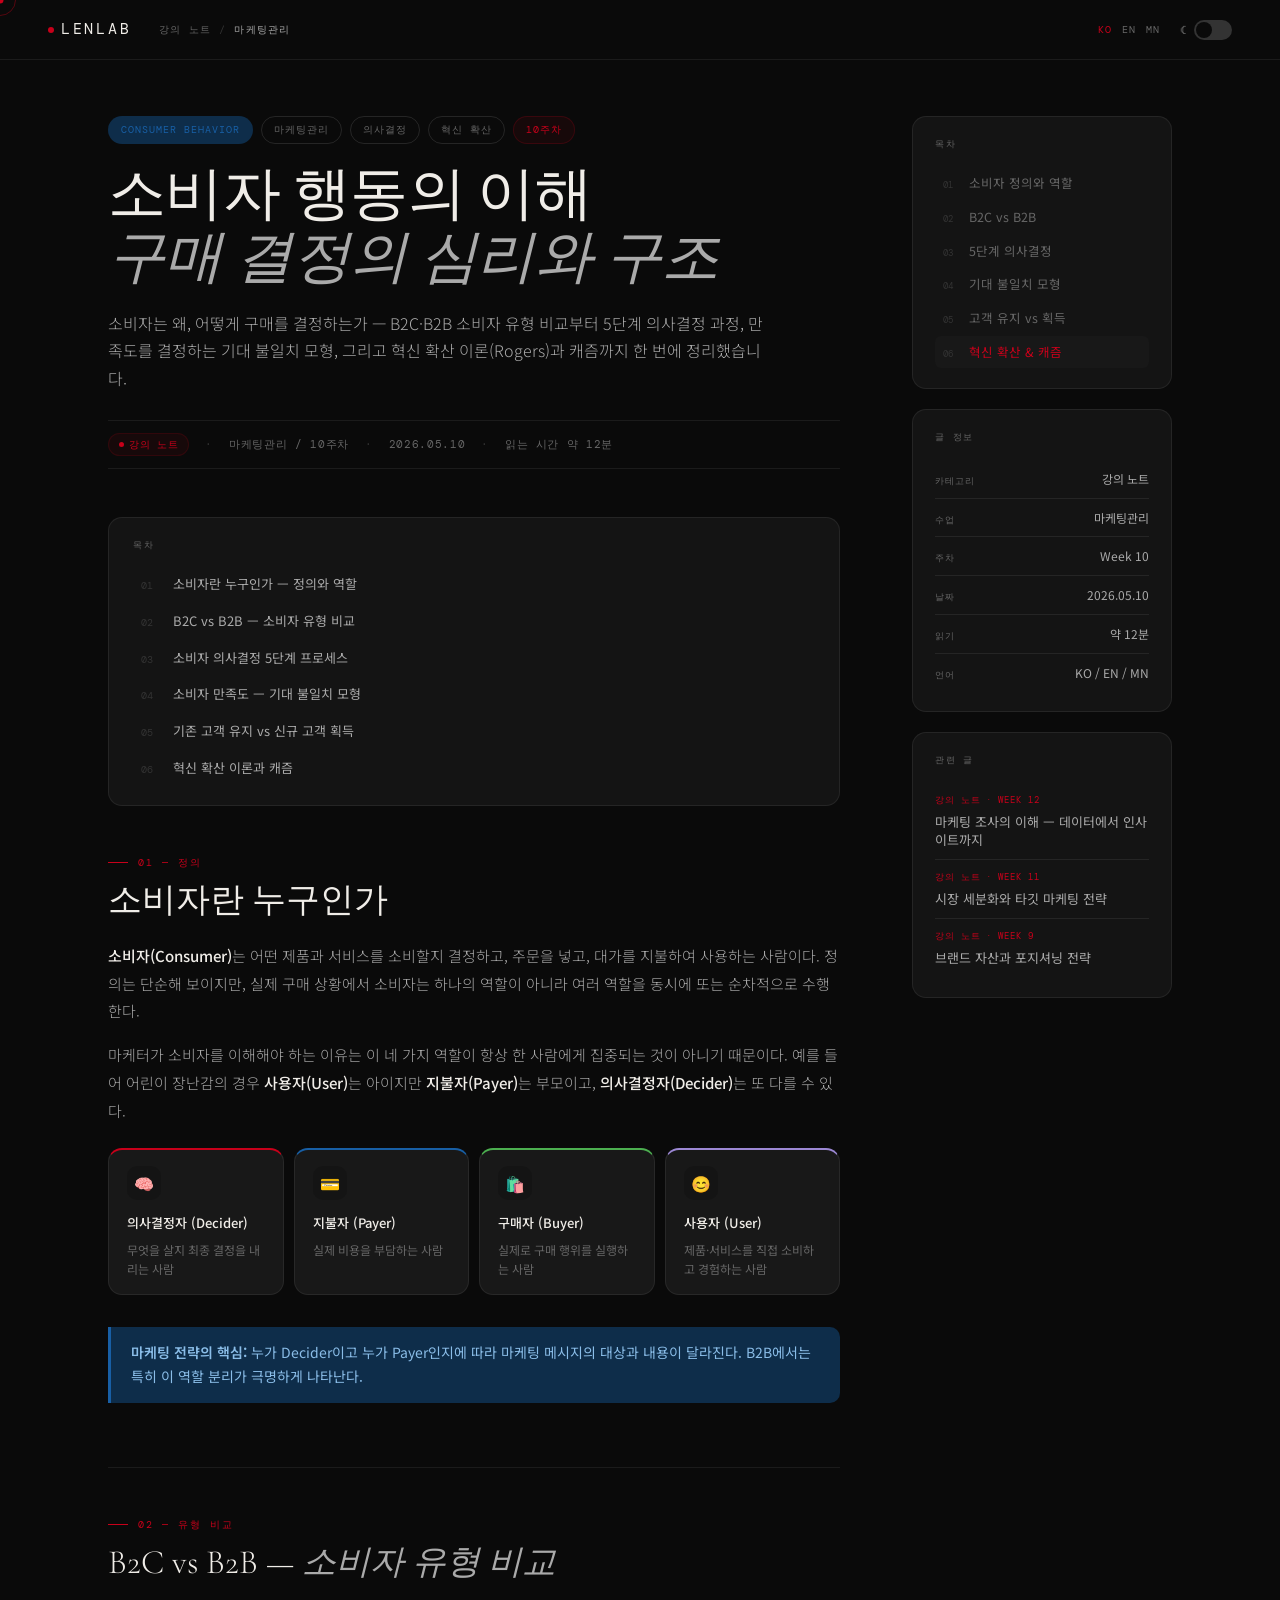
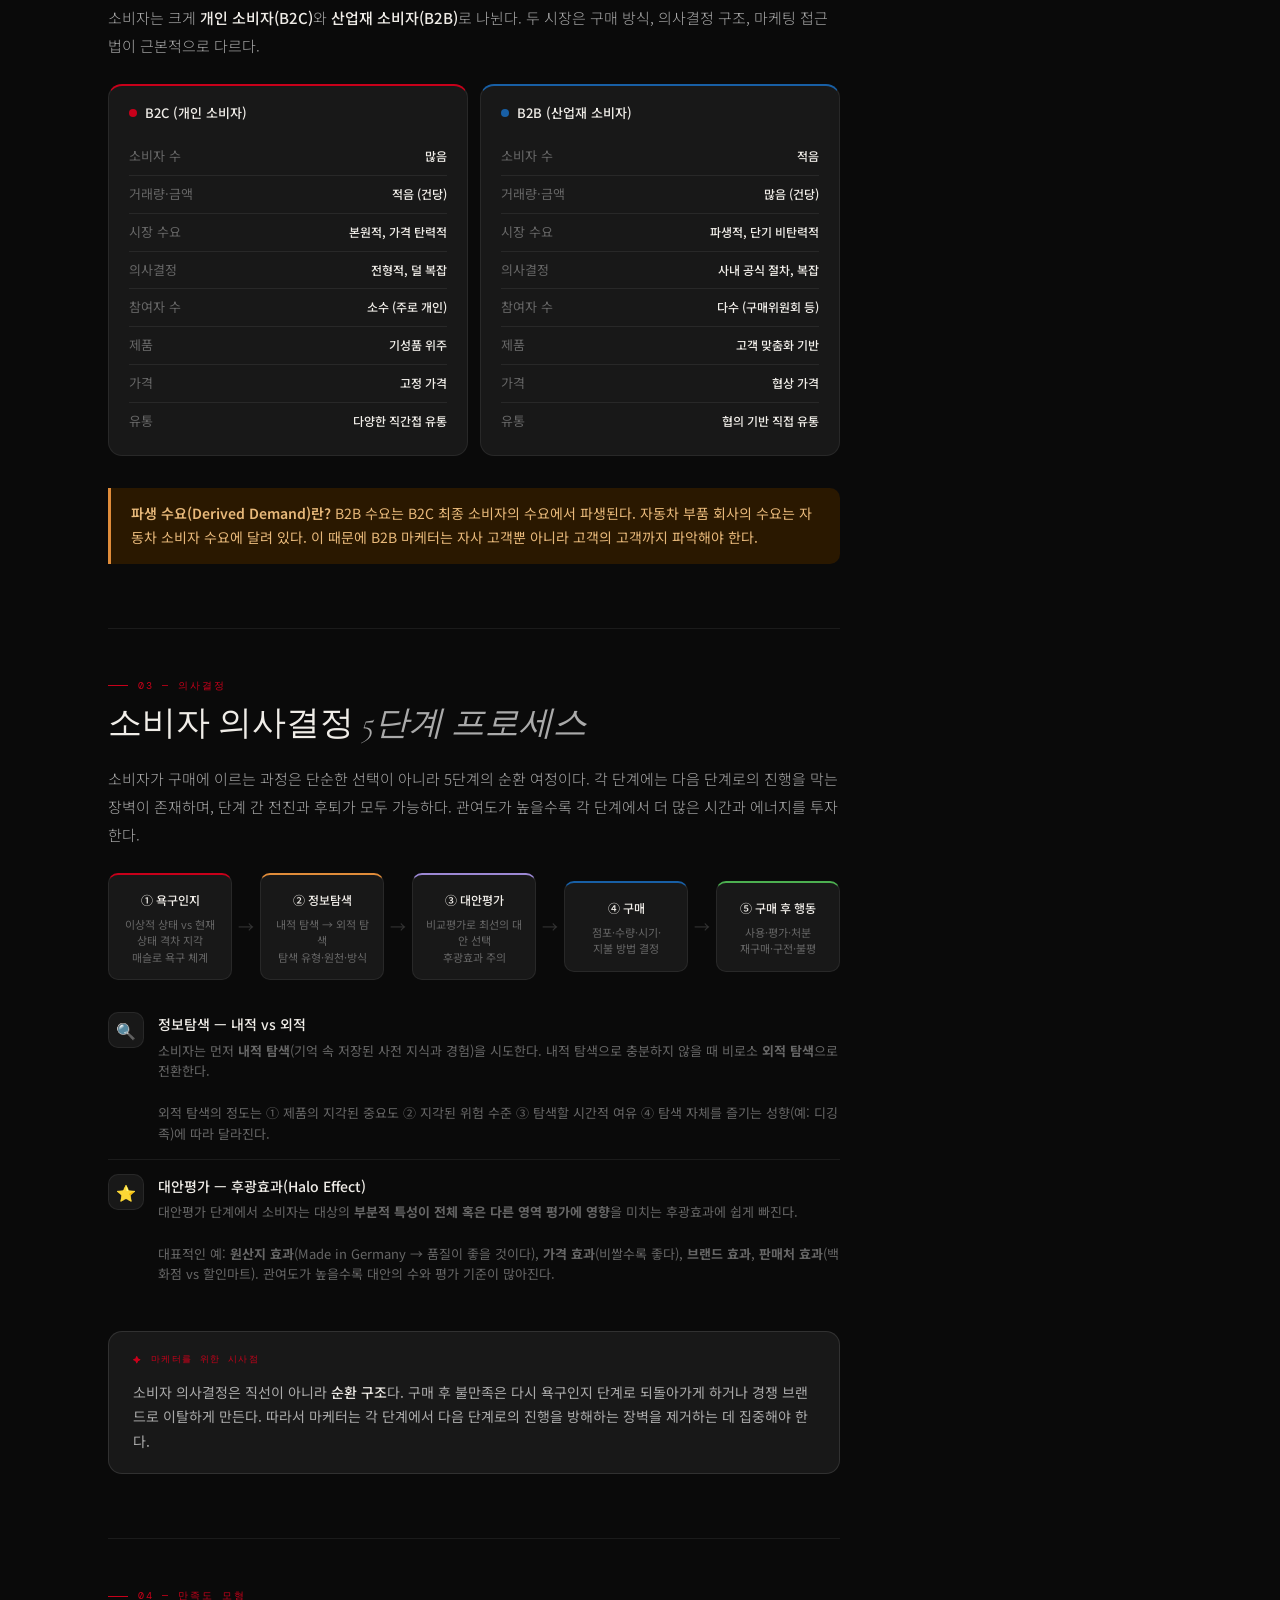
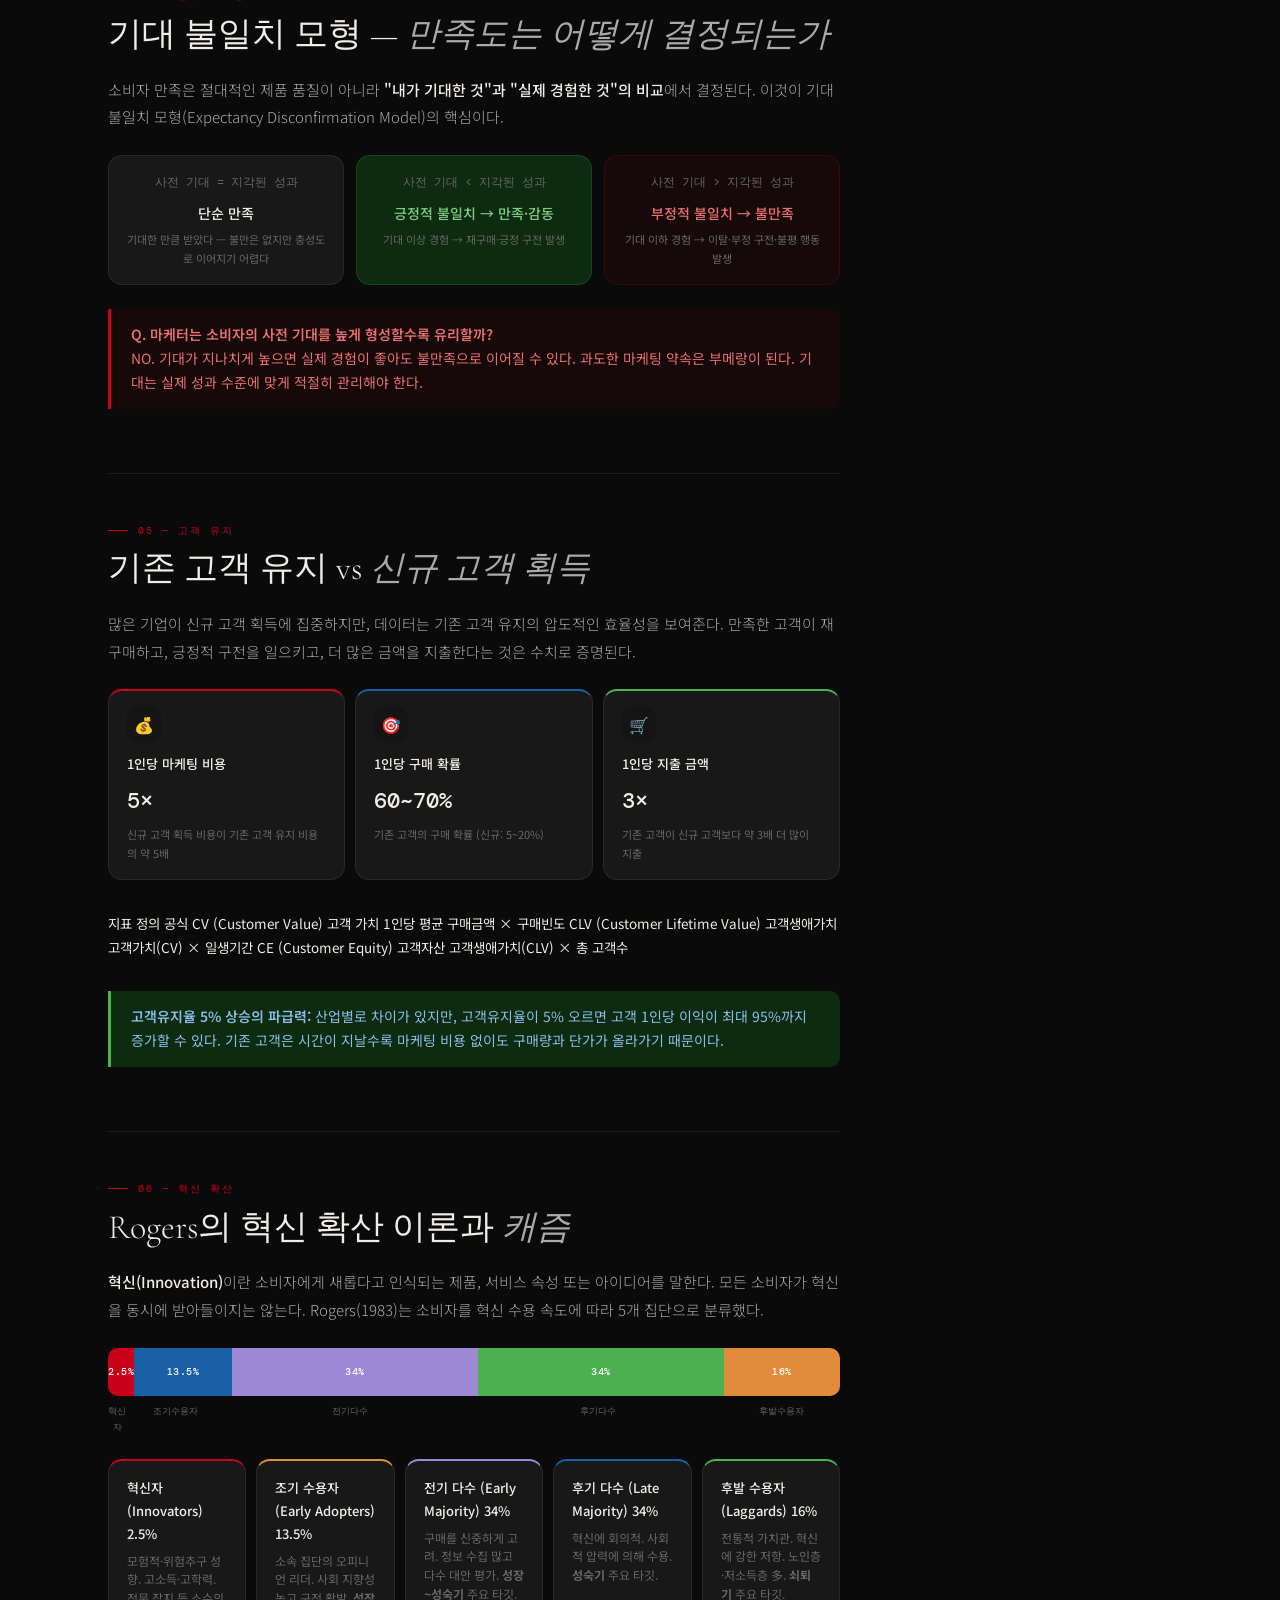
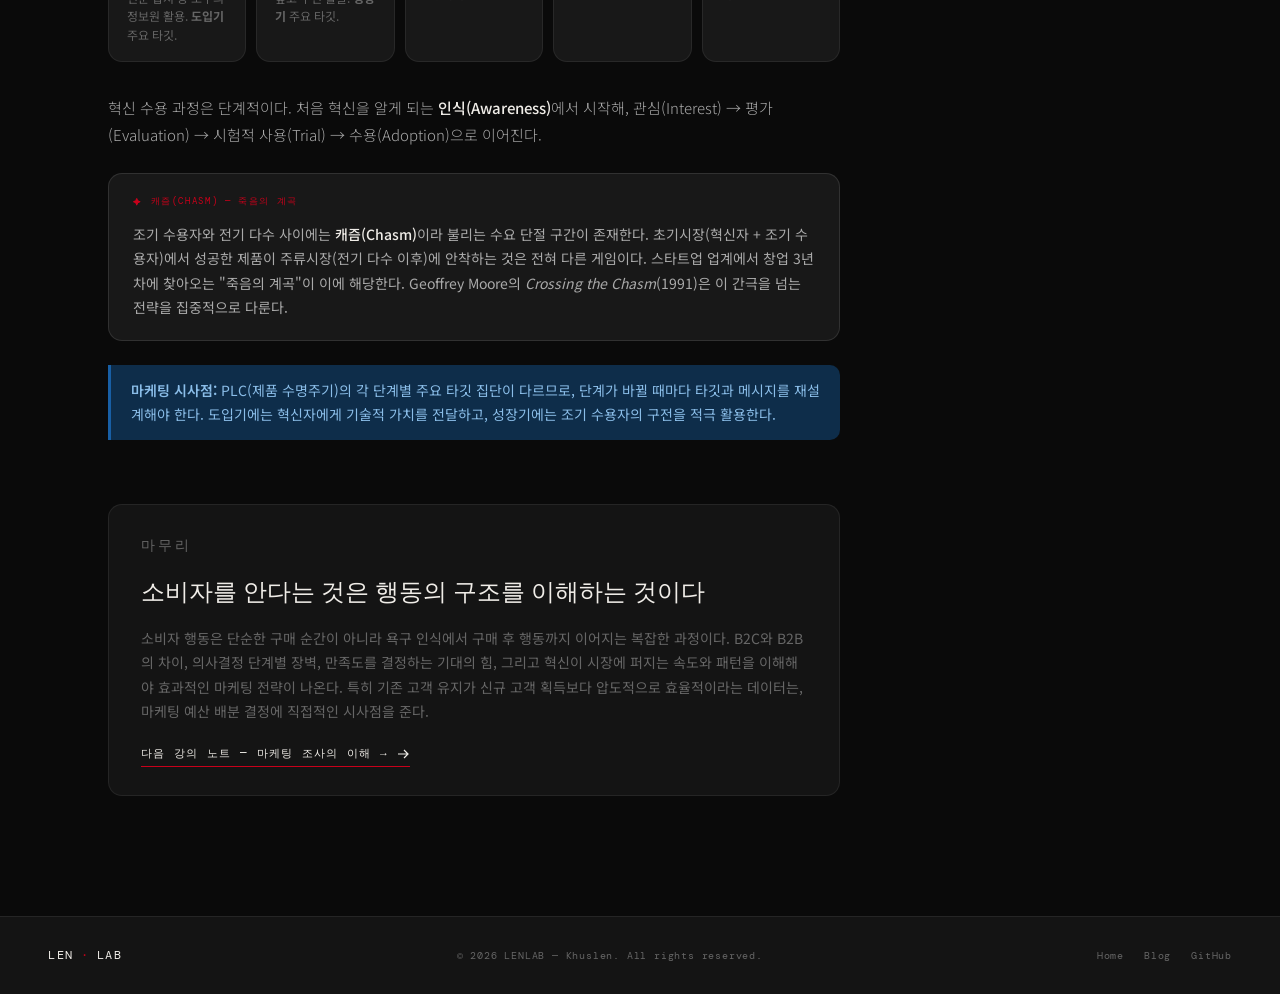
<file: lectures/marketing/marketing_blog10.html>
<!DOCTYPE html>
<html lang="ko">

<head>
  <meta charset="UTF-8" />
  <meta name="viewport" content="width=device-width, initial-scale=1.0" />
  <title>소비자 행동의 이해 — LENLAB</title>
  <link rel="preconnect" href="https://fonts.googleapis.com">
  <link rel="preconnect" href="https://fonts.gstatic.com" crossorigin>
  <link
    href="https://fonts.googleapis.com/css2?family=Cormorant+Garamond:ital,wght@0,300;0,400;0,600;1,300;1,400&family=DM+Mono:wght@300;400;500&family=Noto+Sans+KR:wght@300;400;500&display=swap"
    rel="stylesheet">
  <style>
    :root {
      --bg: #0a0a0a; --bg-alt: #141414; --bg-card: #181818;
      --text: #f0ede8; --text-dim: #aaaaaa; --text-muted: #666666; --text-faint: #333333;
      --border: rgba(255,255,255,0.07); --border-md: rgba(255,255,255,0.11);
      --red: #c8001a; --red-dim: #8b0012; --red-bg: rgba(200,0,26,0.07);
      --accent: #185FA5; --accent-bg: #0e2d4a; --accent-light: rgba(24,95,165,0.15);
      --green-bg: #0d2b10; --green: #4caf50;
      --purple-bg: #1e1030; --purple: #9c88d4;
      --orange-bg: #2a1800; --orange: #e08c3a;
      --font-serif: 'Cormorant Garamond', Georgia, serif;
      --font-mono: 'DM Mono', 'Courier New', monospace;
      --font-sans: 'Noto Sans KR', sans-serif;
      --radius-sm: 6px; --radius-md: 10px; --radius-lg: 14px;
    }
    html.light {
      --bg: #f7f5f0; --bg-alt: #edeae3; --bg-card: #ffffff;
      --text: #111111; --text-dim: #444444; --text-muted: #777777; --text-faint: #bbbbbb;
      --border: rgba(0,0,0,0.08); --border-md: rgba(0,0,0,0.12);
      --red-bg: rgba(200,0,26,0.05); --accent: #185FA5; --accent-bg: #e6f1fb;
      --accent-light: rgba(24,95,165,0.1); --green-bg: #eaf3de; --green: #3b6d11;
      --purple-bg: #eeedfe; --purple: #534ab7; --orange-bg: #faeeda; --orange: #854f0b;
    }
    *,*::before,*::after{box-sizing:border-box;margin:0;padding:0;}
    html{scroll-behavior:smooth;}
    body{background:var(--bg);color:var(--text);font-family:var(--font-sans);font-size:15px;line-height:1.75;transition:background .35s,color .35s;cursor:none;}

    .cursor{position:fixed;width:7px;height:7px;background:var(--red);border-radius:50%;pointer-events:none;z-index:9999;transform:translate(-50%,-50%);transition:width .2s,height .2s;}
    .cursor-ring{position:fixed;width:32px;height:32px;border:1px solid rgba(200,0,26,.4);border-radius:50%;pointer-events:none;z-index:9998;transform:translate(-50%,-50%);}
    body:has(a:hover) .cursor{width:10px;height:10px;background:var(--text);}
    body:has(a:hover) .cursor-ring{border-color:var(--text);width:44px;height:44px;}

    .site-nav{position:sticky;top:0;z-index:400;display:flex;align-items:center;justify-content:space-between;padding:0 48px;height:60px;background:var(--bg);border-bottom:1px solid var(--border);backdrop-filter:blur(14px);transition:background .35s,border-color .35s;}
    .nav-left{display:flex;align-items:center;gap:28px;}
    .brand{font-family:var(--font-mono);font-size:15px;letter-spacing:.18em;color:var(--text);text-decoration:none;display:flex;align-items:center;gap:7px;font-weight:400;}
    .brand-dot{width:6px;height:6px;background:var(--red);border-radius:50%;animation:pulse 2s ease-in-out infinite;}
    @keyframes pulse{0%,100%{opacity:1;transform:scale(1);}50%{opacity:.4;transform:scale(.65);}}
    .breadcrumb{display:flex;align-items:center;gap:8px;font-family:var(--font-mono);font-size:10px;letter-spacing:.12em;color:var(--text-muted);text-transform:uppercase;}
    .breadcrumb a{color:var(--text-muted);text-decoration:none;transition:color .25s;}
    .breadcrumb a:hover{color:var(--red);}
    .breadcrumb-sep{color:var(--text-faint);}
    .breadcrumb-current{color:var(--text-dim);}
    .nav-right{display:flex;align-items:center;gap:20px;}
    .nav-lang{display:flex;gap:10px;font-family:var(--font-mono);font-size:10px;letter-spacing:.1em;}
    .nav-lang button{background:none;border:none;cursor:pointer;color:var(--text-muted);font-family:inherit;font-size:inherit;letter-spacing:inherit;padding:2px 0;transition:color .25s;}
    .nav-lang button.active,.nav-lang button:hover{color:var(--red);}
    .theme-wrap{display:flex;align-items:center;gap:7px;font-size:13px;color:var(--text-muted);}
    .theme-btn{width:38px;height:20px;background:var(--text-faint);border:none;border-radius:10px;cursor:pointer;position:relative;transition:background .3s;}
    .theme-btn::after{content:'';position:absolute;top:2px;left:2px;width:16px;height:16px;border-radius:50%;background:var(--bg);transition:transform .3s,background .3s;}
    html.light .theme-btn{background:var(--red);}
    html.light .theme-btn::after{transform:translateX(18px);}

    .page-wrap{max-width:1160px;margin:0 auto;padding:56px 48px 120px;display:grid;grid-template-columns:1fr 260px;gap:72px;align-items:start;}

    .article-header{margin-bottom:48px;}
    .tag-row{display:flex;gap:8px;flex-wrap:wrap;margin-bottom:20px;}
    .tag{font-family:var(--font-mono);font-size:10px;letter-spacing:.1em;text-transform:uppercase;padding:4px 12px;border-radius:99px;border:1px solid var(--border-md);color:var(--text-muted);background:transparent;transition:border-color .25s,color .25s;}
    .tag:hover{border-color:var(--red);color:var(--red);cursor:default;}
    .tag.accent{background:var(--accent-bg);color:var(--accent);border-color:transparent;}
    .tag.red{background:var(--red-bg);color:var(--red);border-color:rgba(200,0,26,.2);}
    .article-title{font-family:var(--font-serif);font-size:clamp(32px,4.5vw,58px);font-weight:300;line-height:1.1;color:var(--text);margin-bottom:20px;letter-spacing:-.01em;}
    .article-title em{font-style:italic;color:var(--text-dim);}
    .article-sub{font-size:16px;font-weight:300;color:var(--text-dim);line-height:1.7;max-width:660px;margin-bottom:28px;}
    .meta-row{display:flex;align-items:center;gap:16px;flex-wrap:wrap;font-family:var(--font-mono);font-size:11px;letter-spacing:.06em;color:var(--text-muted);border-top:1px solid var(--border);border-bottom:1px solid var(--border);padding:12px 0;}
    .meta-sep{color:var(--text-faint);}
    .meta-badge{display:inline-flex;align-items:center;gap:5px;background:var(--red-bg);border:1px solid rgba(200,0,26,.15);color:var(--red);padding:2px 10px;border-radius:99px;font-size:10px;}
    .meta-badge::before{content:'';width:5px;height:5px;background:var(--red);border-radius:50%;}

    .toc-box{background:var(--bg-alt);border:1px solid var(--border);border-radius:var(--radius-lg);padding:20px 24px;margin-bottom:48px;}
    .toc-box-title{font-family:var(--font-mono);font-size:9px;letter-spacing:.2em;text-transform:uppercase;color:var(--text-muted);margin-bottom:14px;}
    .toc-list{list-style:none;display:flex;flex-direction:column;gap:4px;}
    .toc-list a{display:flex;align-items:baseline;gap:10px;color:var(--text-dim);text-decoration:none;font-size:13px;width:100%;padding:5px 8px;border-radius:var(--radius-sm);transition:background .2s,color .2s;}
    .toc-list a:hover{background:var(--bg-card);color:var(--red);}
    .toc-num{font-family:var(--font-mono);font-size:10px;color:var(--text-faint);min-width:22px;}

    .sec{scroll-margin-top:80px;margin-bottom:64px;}
    .sec-label{font-family:var(--font-mono);font-size:10px;letter-spacing:.2em;text-transform:uppercase;color:var(--red);margin-bottom:10px;display:flex;align-items:center;gap:10px;}
    .sec-label::before{content:'';display:block;width:20px;height:1px;background:var(--red);}
    .sec-head{font-family:var(--font-serif);font-size:clamp(22px,2.8vw,34px);font-weight:300;line-height:1.2;color:var(--text);margin-bottom:20px;}
    .sec-head em{font-style:italic;color:var(--text-dim);}
    .prose{font-size:15px;color:var(--text-dim);line-height:1.85;font-weight:300;margin-bottom:16px;}
    .prose strong{font-weight:500;color:var(--text);}
    .divider{border:none;border-top:1px solid var(--border);margin:48px 0;}

    .callout{border-left:3px solid var(--accent);background:var(--accent-bg);color:var(--accent);border-radius:0 var(--radius-md) var(--radius-md) 0;padding:14px 20px;font-size:14px;line-height:1.7;margin:24px 0;}
    html:not(.light) .callout{color:#8abde8;}
    .callout.red{border-color:var(--red);background:var(--red-bg);color:var(--red);}
    html:not(.light) .callout.red{color:#e87070;}
    .callout.green{border-color:var(--green);background:var(--green-bg);color:var(--green);}
    .callout.orange{border-color:var(--orange);background:var(--orange-bg);color:var(--orange);}
    html:not(.light) .callout.orange{color:#e8b97a;}
    .callout strong{font-weight:600;}

    .keypoint{background:var(--bg-card);border:1px solid var(--border-md);border-radius:var(--radius-lg);padding:20px 24px;margin:24px 0;}
    .keypoint-title{font-family:var(--font-mono);font-size:9px;letter-spacing:.18em;text-transform:uppercase;color:var(--red);margin-bottom:12px;display:flex;align-items:center;gap:8px;}
    .keypoint-title::before{content:'✦';font-size:8px;}
    .keypoint-body{font-size:14px;color:var(--text-dim);line-height:1.75;}
    .keypoint-body strong{color:var(--text);font-weight:500;}

    .compare-grid{display:grid;grid-template-columns:1fr 1fr;gap:12px;margin:24px 0 32px;}
    .compare-card{background:var(--bg-card);border:1px solid var(--border);border-radius:var(--radius-lg);padding:16px 20px;}
    .compare-card.type-a{border-top:2px solid var(--red);}
    .compare-card.type-b{border-top:2px solid var(--accent);}
    .compare-card.type-c{border-top:2px solid var(--green);}
    .compare-head{font-size:13px;font-weight:500;margin-bottom:14px;display:flex;align-items:center;gap:8px;color:var(--text);}
    .cdot{width:8px;height:8px;border-radius:50%;}
    .cdot-red{background:var(--red);}
    .cdot-blue{background:var(--accent);}
    .cdot-green{background:var(--green);}
    .compare-row{font-size:13px;color:var(--text-muted);padding:7px 0;border-bottom:1px solid var(--border);display:flex;justify-content:space-between;align-items:baseline;gap:8px;}
    .compare-row:last-child{border-bottom:none;}
    .compare-row .val{color:var(--text);font-weight:500;font-size:12px;text-align:right;}

    .card-grid{display:grid;grid-template-columns:repeat(3,1fr);gap:10px;margin:24px 0 32px;}
    .card-grid.col2{grid-template-columns:repeat(2,1fr);}
    .card-grid.col4{grid-template-columns:repeat(4,1fr);}
    .card-grid.col5{grid-template-columns:repeat(5,1fr);}
    .info-card{background:var(--bg-card);border:1px solid var(--border);border-radius:var(--radius-lg);padding:16px 18px;}
    .info-card.accent-top{border-top:2px solid var(--accent);}
    .info-card.red-top{border-top:2px solid var(--red);}
    .info-card.green-top{border-top:2px solid var(--green);}
    .info-card.purple-top{border-top:2px solid var(--purple);}
    .info-card.orange-top{border-top:2px solid var(--orange);}
    .info-card-icon{width:34px;height:34px;border-radius:var(--radius-md);display:flex;align-items:center;justify-content:center;font-size:16px;margin-bottom:12px;background:var(--bg-alt);}
    .info-card h3{font-size:13px;font-weight:500;color:var(--text);margin-bottom:6px;}
    .info-card p{font-size:12px;color:var(--text-muted);line-height:1.55;}
    .info-card .card-pct{font-family:var(--font-mono);font-size:22px;font-weight:500;color:var(--text);margin-bottom:4px;}
    .info-card .card-label{font-size:11px;color:var(--text-muted);}

    .factor-list{margin:16px 0 32px;}
    .factor-item{display:flex;gap:14px;align-items:flex-start;padding:14px 0;border-bottom:1px solid var(--border);}
    .factor-item:first-child{padding-top:0;}
    .factor-item:last-child{border-bottom:none;}
    .factor-icon{min-width:36px;height:36px;border-radius:var(--radius-md);background:var(--bg-card);border:1px solid var(--border);display:flex;align-items:center;justify-content:center;font-size:16px;}
    .factor-title{font-size:14px;font-weight:500;color:var(--text);margin-bottom:4px;}
    .factor-desc{font-size:13px;color:var(--text-muted);line-height:1.6;}

    .data-table{width:100%;border-collapse:collapse;font-size:13.5px;margin:20px 0 32px;}
    .data-table th{text-align:left;font-family:var(--font-mono);font-size:10px;text-transform:uppercase;letter-spacing:.08em;color:var(--text-muted);font-weight:400;padding:8px 10px;border-bottom:1px solid var(--border-md);}
    .data-table td{padding:10px;border-bottom:1px solid var(--border);color:var(--text-dim);vertical-align:top;}
    .data-table tr:last-child td{border-bottom:none;}
    .data-table tr:hover td{background:var(--bg-alt);}
    .td-strong{font-weight:500;color:var(--text);}

    .badge{display:inline-block;font-family:var(--font-mono);font-size:10px;padding:2px 10px;border-radius:99px;font-weight:500;}
    .badge-blue{background:var(--accent-bg);color:var(--accent);}
    .badge-green{background:var(--green-bg);color:var(--green);}
    .badge-purple{background:var(--purple-bg);color:var(--purple);}
    .badge-orange{background:var(--orange-bg);color:var(--orange);}
    .badge-red{background:var(--red-bg);color:var(--red);}

    /* 혁신 확산 타임라인 */
    .diffusion-bar{display:flex;border-radius:var(--radius-md);overflow:hidden;margin:24px 0 8px;height:48px;}
    .diffusion-seg{display:flex;align-items:center;justify-content:center;font-family:var(--font-mono);font-size:10px;font-weight:500;letter-spacing:.05em;color:#fff;transition:opacity .2s;}
    .diffusion-seg:hover{opacity:.85;}
    .seg-innovators{background:#c8001a;flex:2.5;}
    .seg-early{background:#185FA5;flex:13.5;}
    .seg-early-maj{background:#9c88d4;flex:34;}
    .seg-late-maj{background:#4caf50;flex:34;}
    .seg-laggards{background:#e08c3a;flex:16;}
    .diffusion-labels{display:flex;font-family:var(--font-mono);font-size:9px;color:var(--text-muted);margin-bottom:24px;}
    .diffusion-labels span{text-align:center;}
    .diffusion-labels span:nth-child(1){flex:2.5;}
    .diffusion-labels span:nth-child(2){flex:13.5;}
    .diffusion-labels span:nth-child(3){flex:34;}
    .diffusion-labels span:nth-child(4){flex:34;}
    .diffusion-labels span:nth-child(5){flex:16;}

    /* 의사결정 5단계 흐름 */
    .journey-flow{display:flex;align-items:center;gap:0;margin:24px 0 32px;overflow-x:auto;}
    .journey-step{flex:1;min-width:100px;background:var(--bg-card);border:1px solid var(--border);border-radius:var(--radius-md);padding:14px 10px;text-align:center;position:relative;}
    .journey-step h4{font-size:12px;font-weight:500;color:var(--text);margin-bottom:6px;}
    .journey-step p{font-size:11px;color:var(--text-muted);line-height:1.5;}
    .journey-step.step-1{border-top:2px solid var(--red);}
    .journey-step.step-2{border-top:2px solid var(--orange);}
    .journey-step.step-3{border-top:2px solid var(--purple);}
    .journey-step.step-4{border-top:2px solid var(--accent);}
    .journey-step.step-5{border-top:2px solid var(--green);}
    .journey-arrow{color:var(--text-faint);font-size:16px;padding:0 6px;flex-shrink:0;}

    /* 기대 불일치 모형 */
    .expect-grid{display:grid;grid-template-columns:repeat(3,1fr);gap:12px;margin:24px 0;}
    .expect-card{border-radius:var(--radius-lg);padding:16px 18px;text-align:center;}
    .expect-card.neutral{background:var(--bg-card);border:1px solid var(--border);}
    .expect-card.positive{background:var(--green-bg);border:1px solid rgba(76,175,80,.2);}
    .expect-card.negative{background:var(--red-bg);border:1px solid rgba(200,0,26,.2);}
    .expect-eq{font-family:var(--font-mono);font-size:12px;color:var(--text-muted);margin-bottom:8px;}
    .expect-result{font-size:14px;font-weight:500;margin-bottom:4px;}
    .expect-card.neutral .expect-result{color:var(--text);}
    .expect-card.positive .expect-result{color:var(--green);}
    html:not(.light) .expect-card.positive .expect-result{color:#7ecb81;}
    .expect-card.negative .expect-result{color:var(--red);}
    html:not(.light) .expect-card.negative .expect-result{color:#e87070;}
    .expect-sub{font-size:11px;color:var(--text-muted);}

    .closing-box{background:var(--bg-alt);border:1px solid var(--border);border-radius:var(--radius-lg);padding:28px 32px;margin-top:48px;}
    .closing-box-label{font-family:var(--font-mono);font-size:9px;letter-spacing:.2em;text-transform:uppercase;color:var(--red);margin-bottom:14px;}
    .closing-box h3{font-family:var(--font-serif);font-size:24px;font-weight:300;color:var(--text);margin-bottom:12px;}
    .closing-box p{font-size:14px;color:var(--text-muted);line-height:1.75;}
    .next-post{display:inline-flex;align-items:center;gap:8px;margin-top:20px;font-family:var(--font-mono);font-size:11px;letter-spacing:.12em;text-transform:uppercase;color:var(--text);text-decoration:none;border-bottom:1px solid var(--red);padding-bottom:3px;transition:color .25s;}
    .next-post:hover{color:var(--red);}
    .next-post svg{transition:transform .25s;}
    .next-post:hover svg{transform:translateX(4px);}

    .sidebar{position:sticky;top:80px;}
    .sidebar-toc{background:var(--bg-alt);border:1px solid var(--border);border-radius:var(--radius-lg);padding:20px 22px;margin-bottom:20px;}
    .sidebar-title{font-family:var(--font-mono);font-size:9px;letter-spacing:.2em;text-transform:uppercase;color:var(--text-muted);margin-bottom:14px;}
    .sidebar-toc-list{list-style:none;display:flex;flex-direction:column;gap:2px;}
    .sidebar-toc-list a{display:flex;align-items:baseline;gap:8px;font-size:12.5px;color:var(--text-muted);text-decoration:none;padding:5px 8px;border-radius:var(--radius-sm);transition:background .2s,color .2s;}
    .sidebar-toc-list a:hover,.sidebar-toc-list a.active{background:var(--bg-card);color:var(--red);}
    .sidebar-toc-num{font-family:var(--font-mono);font-size:9px;color:var(--text-faint);min-width:18px;}
    .sidebar-meta{background:var(--bg-alt);border:1px solid var(--border);border-radius:var(--radius-lg);padding:20px 22px;margin-bottom:20px;}
    .sidebar-meta-row{display:flex;justify-content:space-between;align-items:baseline;padding:8px 0;border-bottom:1px solid var(--border);font-size:12px;}
    .sidebar-meta-row:last-child{border-bottom:none;}
    .smr-label{font-family:var(--font-mono);font-size:9px;letter-spacing:.1em;text-transform:uppercase;color:var(--text-muted);}
    .smr-val{color:var(--text-dim);font-size:12px;text-align:right;}
    .sidebar-related{background:var(--bg-alt);border:1px solid var(--border);border-radius:var(--radius-lg);padding:20px 22px;}
    .related-item{display:flex;flex-direction:column;gap:4px;padding:10px 0;border-bottom:1px solid var(--border);text-decoration:none;}
    .related-item:last-child{border-bottom:none;}
    .related-cat{font-family:var(--font-mono);font-size:9px;letter-spacing:.1em;text-transform:uppercase;color:var(--red);}
    .related-title{font-size:13px;color:var(--text-dim);line-height:1.4;transition:color .2s;}
    .related-item:hover .related-title{color:var(--text);}

    .site-footer{border-top:1px solid var(--border);padding:28px 48px;display:flex;align-items:center;justify-content:space-between;font-family:var(--font-mono);font-size:10px;letter-spacing:.08em;color:var(--text-muted);background:var(--bg-alt);transition:background .35s;}
    .footer-logo-sm{display:flex;align-items:center;gap:7px;color:var(--text);text-decoration:none;font-size:12px;letter-spacing:.14em;}
    .footer-logo-dot{color:var(--red);}
    .footer-links-sm{display:flex;gap:20px;}
    .footer-links-sm a{color:var(--text-muted);text-decoration:none;transition:color .25s;}
    .footer-links-sm a:hover{color:var(--red);}

    @media(max-width:1000px){.page-wrap{grid-template-columns:1fr;gap:40px;padding:40px 32px 80px;}.sidebar{position:static;display:none;}.site-nav{padding:0 24px;}}
    @media(max-width:640px){.compare-grid,.expect-grid,.card-grid.col5{grid-template-columns:1fr;}.journey-flow{flex-direction:column;}.card-grid{grid-template-columns:1fr 1fr;}.article-title{font-size:28px;}.site-nav{padding:0 16px;}.page-wrap{padding:32px 20px 60px;}.breadcrumb{display:none;}}
  </style>
</head>

<body>

  <div class="cursor" id="cursor"></div>
  <div class="cursor-ring" id="cursorRing"></div>

  <!-- NAV -->
  <nav class="site-nav">
    <div class="nav-left">
      <a href="index.html" class="brand"><span class="brand-dot"></span>LENLAB</a>
      <div class="breadcrumb">
        <a href="index.html#categories">강의 노트</a>
        <span class="breadcrumb-sep">/</span>
        <span class="breadcrumb-current">마케팅관리</span>
      </div>
    </div>
    <div class="nav-right">
      <div class="nav-lang">
        <button onclick="setLang('ko')" class="active" id="btn-ko">KO</button>
        <button onclick="setLang('en')" id="btn-en">EN</button>
        <button onclick="setLang('mn')" id="btn-mn">MN</button>
      </div>
      <div class="theme-wrap">
        <span id="themeIcon">☾</span>
        <button class="theme-btn" id="themeToggle" onclick="toggleTheme()"></button>
      </div>
    </div>
  </nav>

  <!-- PAGE WRAP -->
  <div class="page-wrap">
    <article>

      <!-- HEADER -->
      <header class="article-header">
        <div class="tag-row">
          <span class="tag accent">Consumer Behavior</span>
          <span class="tag">마케팅관리</span>
          <span class="tag">의사결정</span>
          <span class="tag">혁신 확산</span>
          <span class="tag red">10주차</span>
        </div>
        <h1 class="article-title">소비자 행동의 이해<br><em>구매 결정의 심리와 구조</em></h1>
        <p class="article-sub">
          소비자는 왜, 어떻게 구매를 결정하는가 — B2C·B2B 소비자 유형 비교부터 5단계 의사결정 과정, 만족도를 결정하는 기대 불일치 모형, 그리고 혁신 확산 이론(Rogers)과 캐즘까지 한 번에 정리했습니다.
        </p>
        <div class="meta-row">
          <span class="meta-badge">강의 노트</span>
          <span class="meta-sep">·</span>
          <span>마케팅관리 / 10주차</span>
          <span class="meta-sep">·</span>
          <span>2026.05.10</span>
          <span class="meta-sep">·</span>
          <span>읽는 시간 약 12분</span>
        </div>
      </header>

      <!-- TOC -->
      <div class="toc-box">
        <p class="toc-box-title">목차</p>
        <ul class="toc-list">
          <li><a href="#sec1"><span class="toc-num">01</span> 소비자란 누구인가 — 정의와 역할</a></li>
          <li><a href="#sec2"><span class="toc-num">02</span> B2C vs B2B — 소비자 유형 비교</a></li>
          <li><a href="#sec3"><span class="toc-num">03</span> 소비자 의사결정 5단계 프로세스</a></li>
          <li><a href="#sec4"><span class="toc-num">04</span> 소비자 만족도 — 기대 불일치 모형</a></li>
          <li><a href="#sec5"><span class="toc-num">05</span> 기존 고객 유지 vs 신규 고객 획득</a></li>
          <li><a href="#sec6"><span class="toc-num">06</span> 혁신 확산 이론과 캐즘</a></li>
        </ul>
      </div>

      <!-- SEC 1 -->
      <div class="sec" id="sec1">
        <p class="sec-label">01 — 정의</p>
        <h2 class="sec-head">소비자란 누구인가</h2>
        <p class="prose">
          <strong>소비자(Consumer)</strong>는 어떤 제품과 서비스를 소비할지 결정하고, 주문을 넣고, 대가를 지불하여 사용하는 사람이다. 정의는 단순해 보이지만, 실제 구매 상황에서 소비자는 하나의 역할이 아니라 여러 역할을 동시에 또는 순차적으로 수행한다.
        </p>
        <p class="prose">마케터가 소비자를 이해해야 하는 이유는 이 네 가지 역할이 항상 한 사람에게 집중되는 것이 아니기 때문이다. 예를 들어 어린이 장난감의 경우 <strong>사용자(User)</strong>는 아이지만 <strong>지불자(Payer)</strong>는 부모이고, <strong>의사결정자(Decider)</strong>는 또 다를 수 있다.</p>

        <div class="card-grid col4">
          <div class="info-card red-top">
            <div class="info-card-icon">🧠</div>
            <h3>의사결정자 (Decider)</h3>
            <p>무엇을 살지 최종 결정을 내리는 사람</p>
          </div>
          <div class="info-card accent-top">
            <div class="info-card-icon">💳</div>
            <h3>지불자 (Payer)</h3>
            <p>실제 비용을 부담하는 사람</p>
          </div>
          <div class="info-card green-top">
            <div class="info-card-icon">🛍️</div>
            <h3>구매자 (Buyer)</h3>
            <p>실제로 구매 행위를 실행하는 사람</p>
          </div>
          <div class="info-card purple-top">
            <div class="info-card-icon">😊</div>
            <h3>사용자 (User)</h3>
            <p>제품·서비스를 직접 소비하고 경험하는 사람</p>
          </div>
        </div>

        <div class="callout">
          <strong>마케팅 전략의 핵심:</strong> 누가 Decider이고 누가 Payer인지에 따라 마케팅 메시지의 대상과 내용이 달라진다. B2B에서는 특히 이 역할 분리가 극명하게 나타난다.
        </div>
      </div>

      <hr class="divider">

      <!-- SEC 2 -->
      <div class="sec" id="sec2">
        <p class="sec-label">02 — 유형 비교</p>
        <h2 class="sec-head">B2C vs B2B — <em>소비자 유형 비교</em></h2>
        <p class="prose">소비자는 크게 <strong>개인 소비자(B2C)</strong>와 <strong>산업재 소비자(B2B)</strong>로 나뉜다. 두 시장은 구매 방식, 의사결정 구조, 마케팅 접근법이 근본적으로 다르다.</p>

        <div class="compare-grid">
          <div class="compare-card type-a">
            <div class="compare-head"><div class="cdot cdot-red"></div>B2C (개인 소비자)</div>
            <div class="compare-row"><span>소비자 수</span><span class="val">많음</span></div>
            <div class="compare-row"><span>거래량·금액</span><span class="val">적음 (건당)</span></div>
            <div class="compare-row"><span>시장 수요</span><span class="val">본원적, 가격 탄력적</span></div>
            <div class="compare-row"><span>의사결정</span><span class="val">전형적, 덜 복잡</span></div>
            <div class="compare-row"><span>참여자 수</span><span class="val">소수 (주로 개인)</span></div>
            <div class="compare-row"><span>제품</span><span class="val">기성품 위주</span></div>
            <div class="compare-row"><span>가격</span><span class="val">고정 가격</span></div>
            <div class="compare-row"><span>유통</span><span class="val">다양한 직간접 유통</span></div>
          </div>
          <div class="compare-card type-b">
            <div class="compare-head"><div class="cdot cdot-blue"></div>B2B (산업재 소비자)</div>
            <div class="compare-row"><span>소비자 수</span><span class="val">적음</span></div>
            <div class="compare-row"><span>거래량·금액</span><span class="val">많음 (건당)</span></div>
            <div class="compare-row"><span>시장 수요</span><span class="val">파생적, 단기 비탄력적</span></div>
            <div class="compare-row"><span>의사결정</span><span class="val">사내 공식 절차, 복잡</span></div>
            <div class="compare-row"><span>참여자 수</span><span class="val">다수 (구매위원회 등)</span></div>
            <div class="compare-row"><span>제품</span><span class="val">고객 맞춤화 기반</span></div>
            <div class="compare-row"><span>가격</span><span class="val">협상 가격</span></div>
            <div class="compare-row"><span>유통</span><span class="val">협의 기반 직접 유통</span></div>
          </div>
        </div>

        <div class="callout orange">
          <strong>파생 수요(Derived Demand)란?</strong> B2B 수요는 B2C 최종 소비자의 수요에서 파생된다. 자동차 부품 회사의 수요는 자동차 소비자 수요에 달려 있다. 이 때문에 B2B 마케터는 자사 고객뿐 아니라 고객의 고객까지 파악해야 한다.
        </div>
      </div>

      <hr class="divider">

      <!-- SEC 3 -->
      <div class="sec" id="sec3">
        <p class="sec-label">03 — 의사결정</p>
        <h2 class="sec-head">소비자 의사결정 <em>5단계 프로세스</em></h2>
        <p class="prose">소비자가 구매에 이르는 과정은 단순한 선택이 아니라 5단계의 순환 여정이다. 각 단계에는 다음 단계로의 진행을 막는 장벽이 존재하며, 단계 간 전진과 후퇴가 모두 가능하다. 관여도가 높을수록 각 단계에서 더 많은 시간과 에너지를 투자한다.</p>

        <div class="journey-flow">
          <div class="journey-step step-1">
            <h4>① 욕구인지</h4>
            <p>이상적 상태 vs 현재 상태 격차 지각<br>매슬로 욕구 체계</p>
          </div>
          <div class="journey-arrow">→</div>
          <div class="journey-step step-2">
            <h4>② 정보탐색</h4>
            <p>내적 탐색 → 외적 탐색<br>탐색 유형·원천·방식</p>
          </div>
          <div class="journey-arrow">→</div>
          <div class="journey-step step-3">
            <h4>③ 대안평가</h4>
            <p>비교평가로 최선의 대안 선택<br>후광효과 주의</p>
          </div>
          <div class="journey-arrow">→</div>
          <div class="journey-step step-4">
            <h4>④ 구매</h4>
            <p>점포·수량·시기·<br>지불 방법 결정</p>
          </div>
          <div class="journey-arrow">→</div>
          <div class="journey-step step-5">
            <h4>⑤ 구매 후 행동</h4>
            <p>사용·평가·처분<br>재구매·구전·불평</p>
          </div>
        </div>

        <div class="factor-list">
          <div class="factor-item">
            <div class="factor-icon">🔍</div>
            <div>
              <div class="factor-title">정보탐색 — 내적 vs 외적</div>
              <div class="factor-desc">
                소비자는 먼저 <strong>내적 탐색</strong>(기억 속 저장된 사전 지식과 경험)을 시도한다. 내적 탐색으로 충분하지 않을 때 비로소 <strong>외적 탐색</strong>으로 전환한다.<br><br>
                외적 탐색의 정도는 ① 제품의 지각된 중요도 ② 지각된 위험 수준 ③ 탐색할 시간적 여유 ④ 탐색 자체를 즐기는 성향(예: 디깅족)에 따라 달라진다.
              </div>
            </div>
          </div>
          <div class="factor-item">
            <div class="factor-icon">⭐</div>
            <div>
              <div class="factor-title">대안평가 — 후광효과(Halo Effect)</div>
              <div class="factor-desc">
                대안평가 단계에서 소비자는 대상의 <strong>부분적 특성이 전체 혹은 다른 영역 평가에 영향</strong>을 미치는 후광효과에 쉽게 빠진다.<br><br>
                대표적인 예: <strong>원산지 효과</strong>(Made in Germany → 품질이 좋을 것이다), <strong>가격 효과</strong>(비쌀수록 좋다), <strong>브랜드 효과</strong>, <strong>판매처 효과</strong>(백화점 vs 할인마트). 관여도가 높을수록 대안의 수와 평가 기준이 많아진다.
              </div>
            </div>
          </div>
        </div>

        <div class="keypoint">
          <p class="keypoint-title">마케터를 위한 시사점</p>
          <p class="keypoint-body">
            소비자 의사결정은 직선이 아니라 <strong>순환 구조</strong>다. 구매 후 불만족은 다시 욕구인지 단계로 되돌아가게 하거나 경쟁 브랜드로 이탈하게 만든다. 따라서 마케터는 각 단계에서 다음 단계로의 진행을 방해하는 장벽을 제거하는 데 집중해야 한다.
          </p>
        </div>
      </div>

      <hr class="divider">

      <!-- SEC 4 -->
      <div class="sec" id="sec4">
        <p class="sec-label">04 — 만족도 모형</p>
        <h2 class="sec-head">기대 불일치 모형 — <em>만족도는 어떻게 결정되는가</em></h2>
        <p class="prose">
          소비자 만족은 절대적인 제품 품질이 아니라 <strong>"내가 기대한 것"과 "실제 경험한 것"의 비교</strong>에서 결정된다. 이것이 기대 불일치 모형(Expectancy Disconfirmation Model)의 핵심이다.
        </p>

        <div class="expect-grid">
          <div class="expect-card neutral">
            <div class="expect-eq">사전 기대 = 지각된 성과</div>
            <div class="expect-result">단순 만족</div>
            <div class="expect-sub">기대한 만큼 받았다 — 불만은 없지만 충성도로 이어지기 어렵다</div>
          </div>
          <div class="expect-card positive">
            <div class="expect-eq">사전 기대 &lt; 지각된 성과</div>
            <div class="expect-result">긍정적 불일치 → 만족·감동</div>
            <div class="expect-sub">기대 이상 경험 → 재구매·긍정 구전 발생</div>
          </div>
          <div class="expect-card negative">
            <div class="expect-eq">사전 기대 &gt; 지각된 성과</div>
            <div class="expect-result">부정적 불일치 → 불만족</div>
            <div class="expect-sub">기대 이하 경험 → 이탈·부정 구전·불평 행동 발생</div>
          </div>
        </div>

        <div class="callout red">
          <strong>Q. 마케터는 소비자의 사전 기대를 높게 형성할수록 유리할까?</strong><br>
          NO. 기대가 지나치게 높으면 실제 경험이 좋아도 불만족으로 이어질 수 있다. 과도한 마케팅 약속은 부메랑이 된다. 기대는 실제 성과 수준에 맞게 적절히 관리해야 한다.
        </div>
      </div>

      <hr class="divider">

      <!-- SEC 5 -->
      <div class="sec" id="sec5">
        <p class="sec-label">05 — 고객 유지</p>
        <h2 class="sec-head">기존 고객 유지 vs <em>신규 고객 획득</em></h2>
        <p class="prose">많은 기업이 신규 고객 획득에 집중하지만, 데이터는 기존 고객 유지의 압도적인 효율성을 보여준다. 만족한 고객이 재구매하고, 긍정적 구전을 일으키고, 더 많은 금액을 지출한다는 것은 수치로 증명된다.</p>

        <div class="card-grid">
          <div class="info-card red-top">
            <div class="info-card-icon">💰</div>
            <h3>1인당 마케팅 비용</h3>
            <div class="card-pct">5×</div>
            <div class="card-label">신규 고객 획득 비용이 기존 고객 유지 비용의 약 5배</div>
          </div>
          <div class="info-card accent-top">
            <div class="info-card-icon">🎯</div>
            <h3>1인당 구매 확률</h3>
            <div class="card-pct">60~70%</div>
            <div class="card-label">기존 고객의 구매 확률 (신규: 5~20%)</div>
          </div>
          <div class="info-card green-top">
            <div class="info-card-icon">🛒</div>
            <h3>1인당 지출 금액</h3>
            <div class="card-pct">3×</div>
            <div class="card-label">기존 고객이 신규 고객보다 약 3배 더 많이 지출</div>
          </div>
        </div>

        <div class="data-table" style="margin-top:8px;">
          <thead>
            <tr>
              <th>지표</th>
              <th>정의</th>
              <th>공식</th>
            </tr>
          </thead>
          <tbody>
            <tr>
              <td class="td-strong">CV (Customer Value)</td>
              <td>고객 가치</td>
              <td>1인당 평균 구매금액 × 구매빈도</td>
            </tr>
            <tr>
              <td class="td-strong">CLV (Customer Lifetime Value)</td>
              <td>고객생애가치</td>
              <td>고객가치(CV) × 일생기간</td>
            </tr>
            <tr>
              <td class="td-strong">CE (Customer Equity)</td>
              <td>고객자산</td>
              <td>고객생애가치(CLV) × 총 고객수</td>
            </tr>
          </tbody>
        </div>

        <div class="callout green">
          <strong>고객유지율 5% 상승의 파급력:</strong> 산업별로 차이가 있지만, 고객유지율이 5% 오르면 고객 1인당 이익이 최대 95%까지 증가할 수 있다. 기존 고객은 시간이 지날수록 마케팅 비용 없이도 구매량과 단가가 올라가기 때문이다.
        </div>
      </div>

      <hr class="divider">

      <!-- SEC 6 -->
      <div class="sec" id="sec6">
        <p class="sec-label">06 — 혁신 확산</p>
        <h2 class="sec-head">Rogers의 혁신 확산 이론과 <em>캐즘</em></h2>
        <p class="prose">
          <strong>혁신(Innovation)</strong>이란 소비자에게 새롭다고 인식되는 제품, 서비스 속성 또는 아이디어를 말한다. 모든 소비자가 혁신을 동시에 받아들이지는 않는다. Rogers(1983)는 소비자를 혁신 수용 속도에 따라 5개 집단으로 분류했다.
        </p>

        <!-- 확산 비율 바 -->
        <div class="diffusion-bar">
          <div class="diffusion-seg seg-innovators">2.5%</div>
          <div class="diffusion-seg seg-early">13.5%</div>
          <div class="diffusion-seg seg-early-maj">34%</div>
          <div class="diffusion-seg seg-late-maj">34%</div>
          <div class="diffusion-seg seg-laggards">16%</div>
        </div>
        <div class="diffusion-labels">
          <span>혁신자</span><span>조기수용자</span><span>전기다수</span><span>후기다수</span><span>후발수용자</span>
        </div>

        <div class="card-grid col5">
          <div class="info-card red-top">
            <h3>혁신자 (Innovators) 2.5%</h3>
            <p>모험적·위험추구 성향. 고소득·고학력. 전문 잡지 등 소수의 정보원 활용. <strong>도입기</strong> 주요 타깃.</p>
          </div>
          <div class="info-card orange-top">
            <h3>조기 수용자 (Early Adopters) 13.5%</h3>
            <p>소속 집단의 오피니언 리더. 사회 지향성 높고 구전 활발. <strong>성장기</strong> 주요 타깃.</p>
          </div>
          <div class="info-card purple-top">
            <h3>전기 다수 (Early Majority) 34%</h3>
            <p>구매를 신중하게 고려. 정보 수집 많고 다수 대안 평가. <strong>성장~성숙기</strong> 주요 타깃.</p>
          </div>
          <div class="info-card accent-top">
            <h3>후기 다수 (Late Majority) 34%</h3>
            <p>혁신에 회의적. 사회적 압력에 의해 수용. <strong>성숙기</strong> 주요 타깃.</p>
          </div>
          <div class="info-card green-top">
            <h3>후발 수용자 (Laggards) 16%</h3>
            <p>전통적 가치관. 혁신에 강한 저항. 노인층·저소득층 多. <strong>쇠퇴기</strong> 주요 타깃.</p>
          </div>
        </div>

        <p class="prose">혁신 수용 과정은 단계적이다. 처음 혁신을 알게 되는 <strong>인식(Awareness)</strong>에서 시작해, 관심(Interest) → 평가(Evaluation) → 시험적 사용(Trial) → 수용(Adoption)으로 이어진다.</p>

        <div class="keypoint">
          <p class="keypoint-title">캐즘(Chasm) — 죽음의 계곡</p>
          <p class="keypoint-body">
            조기 수용자와 전기 다수 사이에는 <strong>캐즘(Chasm)</strong>이라 불리는 수요 단절 구간이 존재한다. 초기시장(혁신자 + 조기 수용자)에서 성공한 제품이 주류시장(전기 다수 이후)에 안착하는 것은 전혀 다른 게임이다. 스타트업 업계에서 창업 3년 차에 찾아오는 "죽음의 계곡"이 이에 해당한다. Geoffrey Moore의 <em>Crossing the Chasm</em>(1991)은 이 간극을 넘는 전략을 집중적으로 다룬다.
          </p>
        </div>

        <div class="callout">
          <strong>마케팅 시사점:</strong> PLC(제품 수명주기)의 각 단계별 주요 타깃 집단이 다르므로, 단계가 바뀔 때마다 타깃과 메시지를 재설계해야 한다. 도입기에는 혁신자에게 기술적 가치를 전달하고, 성장기에는 조기 수용자의 구전을 적극 활용한다.
        </div>
      </div>

      <!-- CLOSING -->
      <div class="closing-box">
        <p class="closing-box-label">마무리</p>
        <h3>소비자를 안다는 것은 행동의 구조를 이해하는 것이다</h3>
        <p>
          소비자 행동은 단순한 구매 순간이 아니라 욕구 인식에서 구매 후 행동까지 이어지는 복잡한 과정이다. B2C와 B2B의 차이, 의사결정 단계별 장벽, 만족도를 결정하는 기대의 힘, 그리고 혁신이 시장에 퍼지는 속도와 패턴을 이해해야 효과적인 마케팅 전략이 나온다. 특히 기존 고객 유지가 신규 고객 획득보다 압도적으로 효율적이라는 데이터는, 마케팅 예산 배분 결정에 직접적인 시사점을 준다.
        </p>
        <a href="marketing_blog9.html" class="next-post">
          다음 강의 노트 — 마케팅 조사의 이해 →
          <svg width="14" height="14" viewBox="0 0 14 14" fill="none">
            <path d="M2 7h10M8 3l4 4-4 4" stroke="currentColor" stroke-width="1.2"/>
          </svg>
        </a>
      </div>

    </article>

    <!-- SIDEBAR -->
    <aside class="sidebar">
      <div class="sidebar-toc">
        <p class="sidebar-title">목차</p>
        <ul class="sidebar-toc-list">
          <li><a href="#sec1" class="active"><span class="sidebar-toc-num">01</span> 소비자 정의와 역할</a></li>
          <li><a href="#sec2"><span class="sidebar-toc-num">02</span> B2C vs B2B</a></li>
          <li><a href="#sec3"><span class="sidebar-toc-num">03</span> 5단계 의사결정</a></li>
          <li><a href="#sec4"><span class="sidebar-toc-num">04</span> 기대 불일치 모형</a></li>
          <li><a href="#sec5"><span class="sidebar-toc-num">05</span> 고객 유지 vs 획득</a></li>
          <li><a href="#sec6"><span class="sidebar-toc-num">06</span> 혁신 확산 & 캐즘</a></li>
        </ul>
      </div>
      <div class="sidebar-meta">
        <p class="sidebar-title">글 정보</p>
        <div class="sidebar-meta-row"><span class="smr-label">카테고리</span><span class="smr-val">강의 노트</span></div>
        <div class="sidebar-meta-row"><span class="smr-label">수업</span><span class="smr-val">마케팅관리</span></div>
        <div class="sidebar-meta-row"><span class="smr-label">주차</span><span class="smr-val">Week 10</span></div>
        <div class="sidebar-meta-row"><span class="smr-label">날짜</span><span class="smr-val">2026.05.10</span></div>
        <div class="sidebar-meta-row"><span class="smr-label">읽기</span><span class="smr-val">약 12분</span></div>
        <div class="sidebar-meta-row"><span class="smr-label">언어</span><span class="smr-val">KO / EN / MN</span></div>
      </div>
      <div class="sidebar-related">
        <p class="sidebar-title">관련 글</p>
        <a href="marketing_blog9.html" class="related-item">
          <span class="related-cat">강의 노트 · Week 12</span>
          <span class="related-title">마케팅 조사의 이해 — 데이터에서 인사이트까지</span>
        </a>
        <a href="#" class="related-item">
          <span class="related-cat">강의 노트 · Week 11</span>
          <span class="related-title">시장 세분화와 타깃 마케팅 전략</span>
        </a>
        <a href="#" class="related-item">
          <span class="related-cat">강의 노트 · Week 9</span>
          <span class="related-title">브랜드 자산과 포지셔닝 전략</span>
        </a>
      </div>
    </aside>
  </div>

  <!-- FOOTER -->
  <footer class="site-footer">
    <a href="index.html" class="footer-logo-sm">LEN<span class="footer-logo-dot">·</span>LAB</a>
    <span>© 2026 LENLAB — Khuslen. All rights reserved.</span>
    <div class="footer-links-sm">
      <a href="index.html">Home</a>
      <a href="index.html#posts">Blog</a>
      <a href="https://github.com/Khuslen09" target="_blank">GitHub</a>
    </div>
  </footer>

  <script>
    const cursor = document.getElementById('cursor');
    const ring = document.getElementById('cursorRing');
    let mx=0,my=0,rx=0,ry=0;
    document.addEventListener('mousemove',e=>{mx=e.clientX;my=e.clientY;cursor.style.left=mx+'px';cursor.style.top=my+'px';});
    (function loop(){rx+=(mx-rx)*.12;ry+=(my-ry)*.12;ring.style.left=rx+'px';ring.style.top=ry+'px';requestAnimationFrame(loop);})();

    let isLight=localStorage.getItem('lenlab-theme')==='light';
    function applyTheme(){document.documentElement.classList.toggle('light',isLight);document.getElementById('themeIcon').textContent=isLight?'☀︎':'☾';}
    function toggleTheme(){isLight=!isLight;localStorage.setItem('lenlab-theme',isLight?'light':'dark');applyTheme();}
    applyTheme();

    let currentLang=localStorage.getItem('lenlab-lang')||'ko';
    function setLang(lang){currentLang=lang;['ko','en','mn'].forEach(l=>{const b=document.getElementById('btn-'+l);if(b)b.classList.toggle('active',l===lang);});document.documentElement.lang=lang;localStorage.setItem('lenlab-lang',lang);}
    setLang(currentLang);

    const sideLinks=document.querySelectorAll('.sidebar-toc-list a');
    const sections=document.querySelectorAll('.sec');
    const observer=new IntersectionObserver(entries=>{entries.forEach(entry=>{if(entry.isIntersecting){const id=entry.target.id;sideLinks.forEach(a=>{a.classList.toggle('active',a.getAttribute('href')==='#'+id);});}});},{rootMargin:'-20% 0px -60% 0px'});
    sections.forEach(s=>observer.observe(s));
  </script>

</body>
</html>
</file>
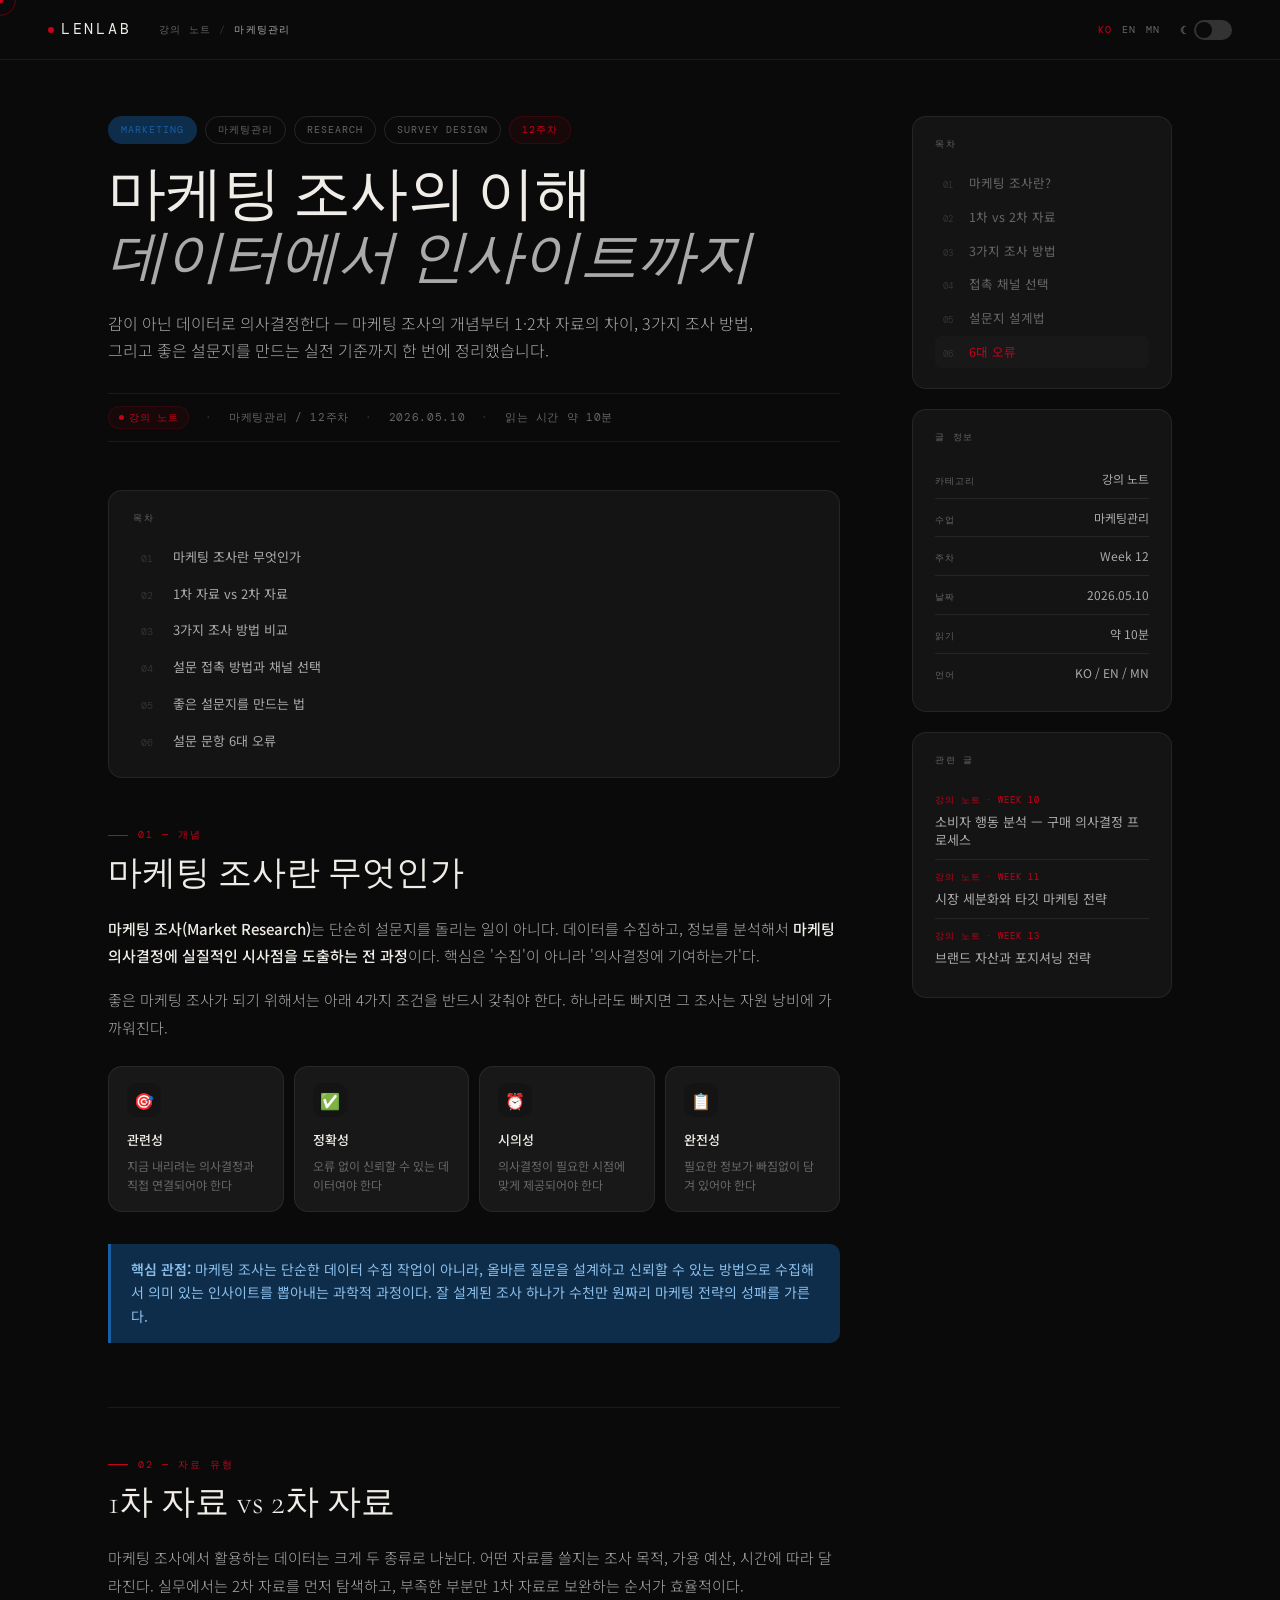
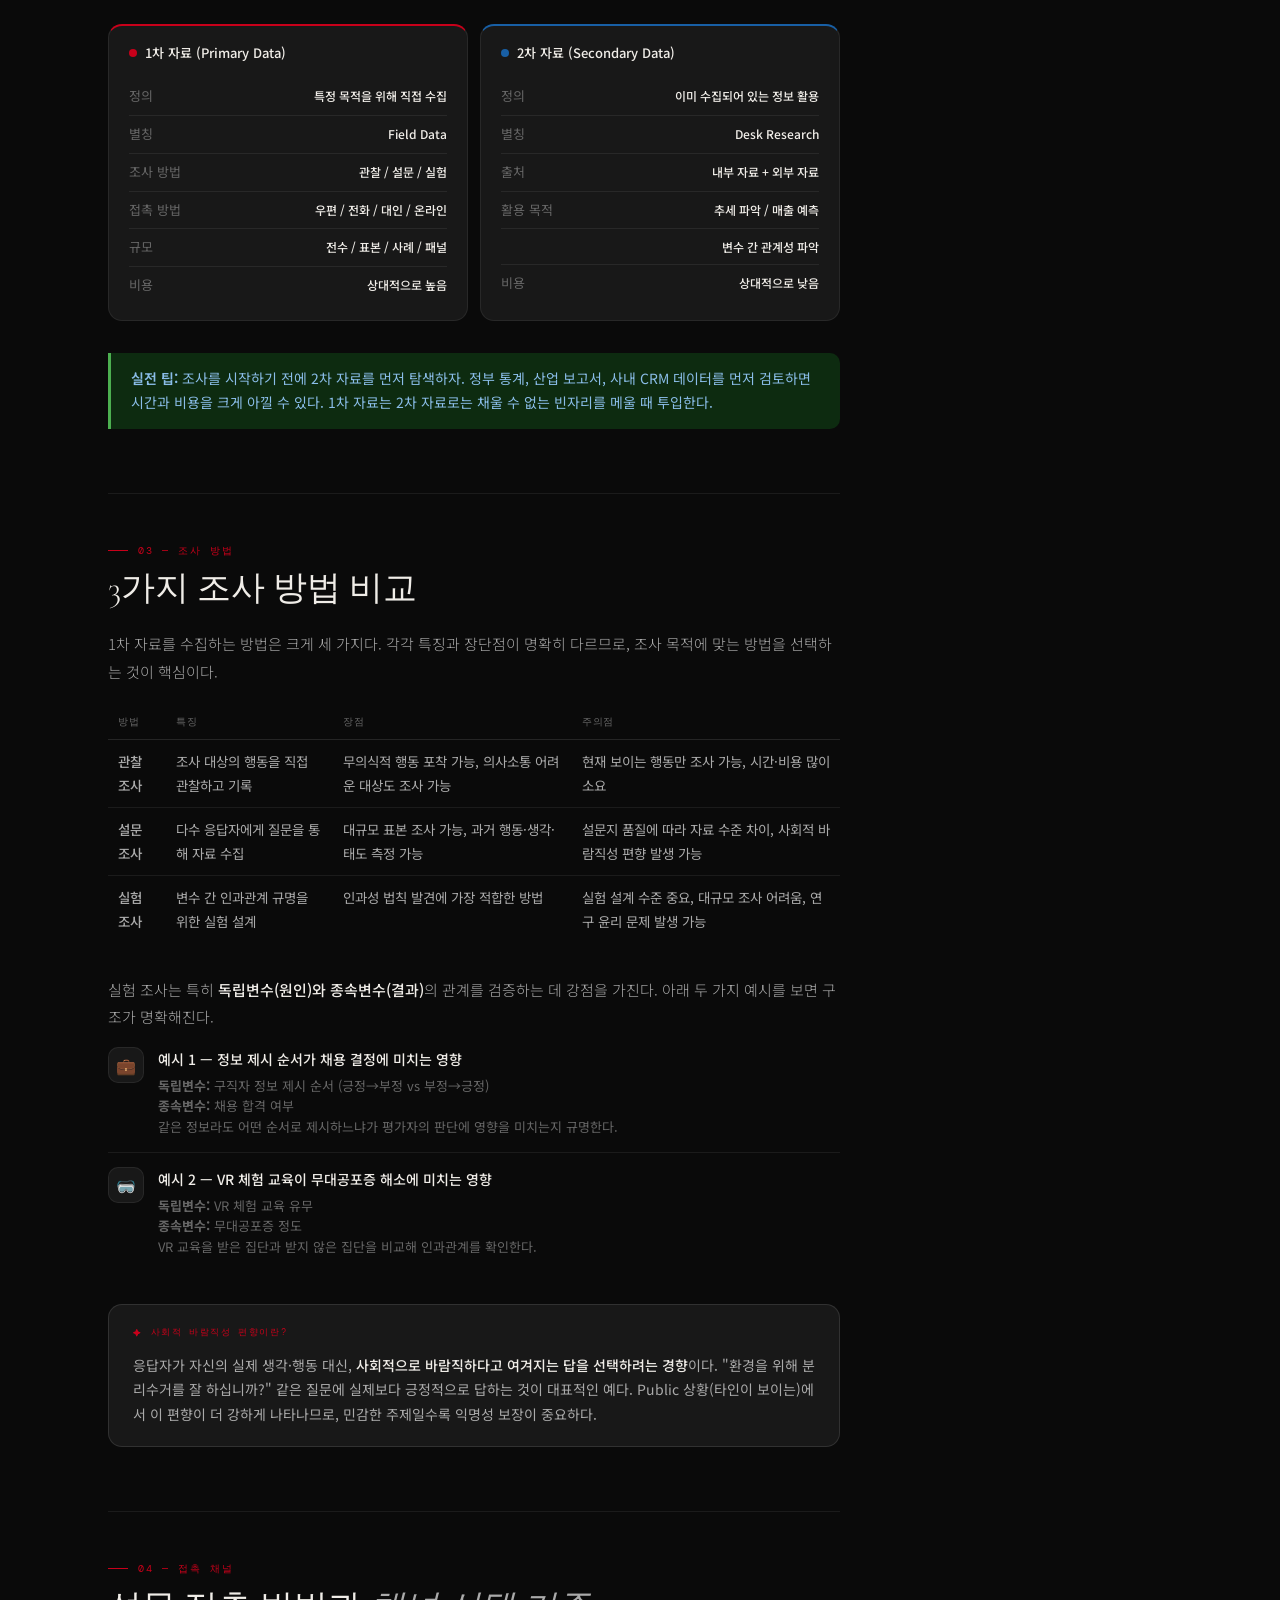
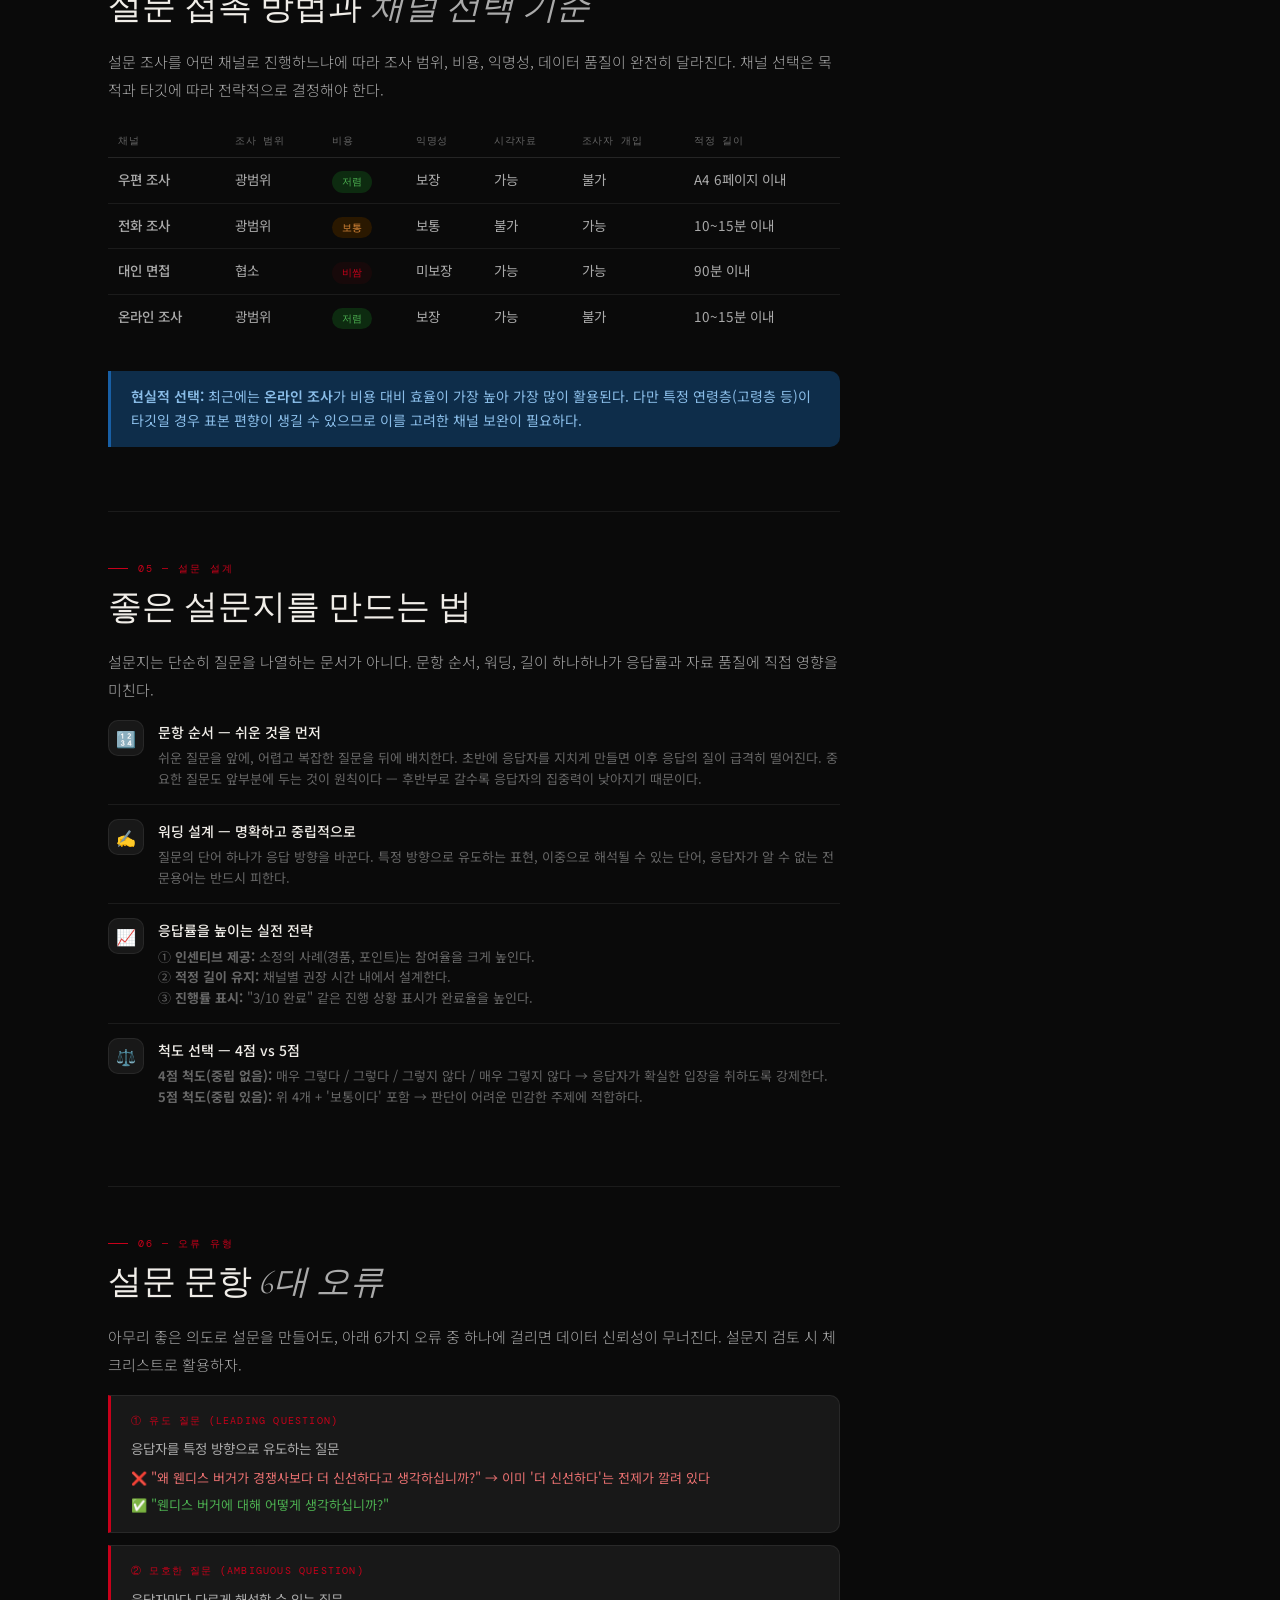
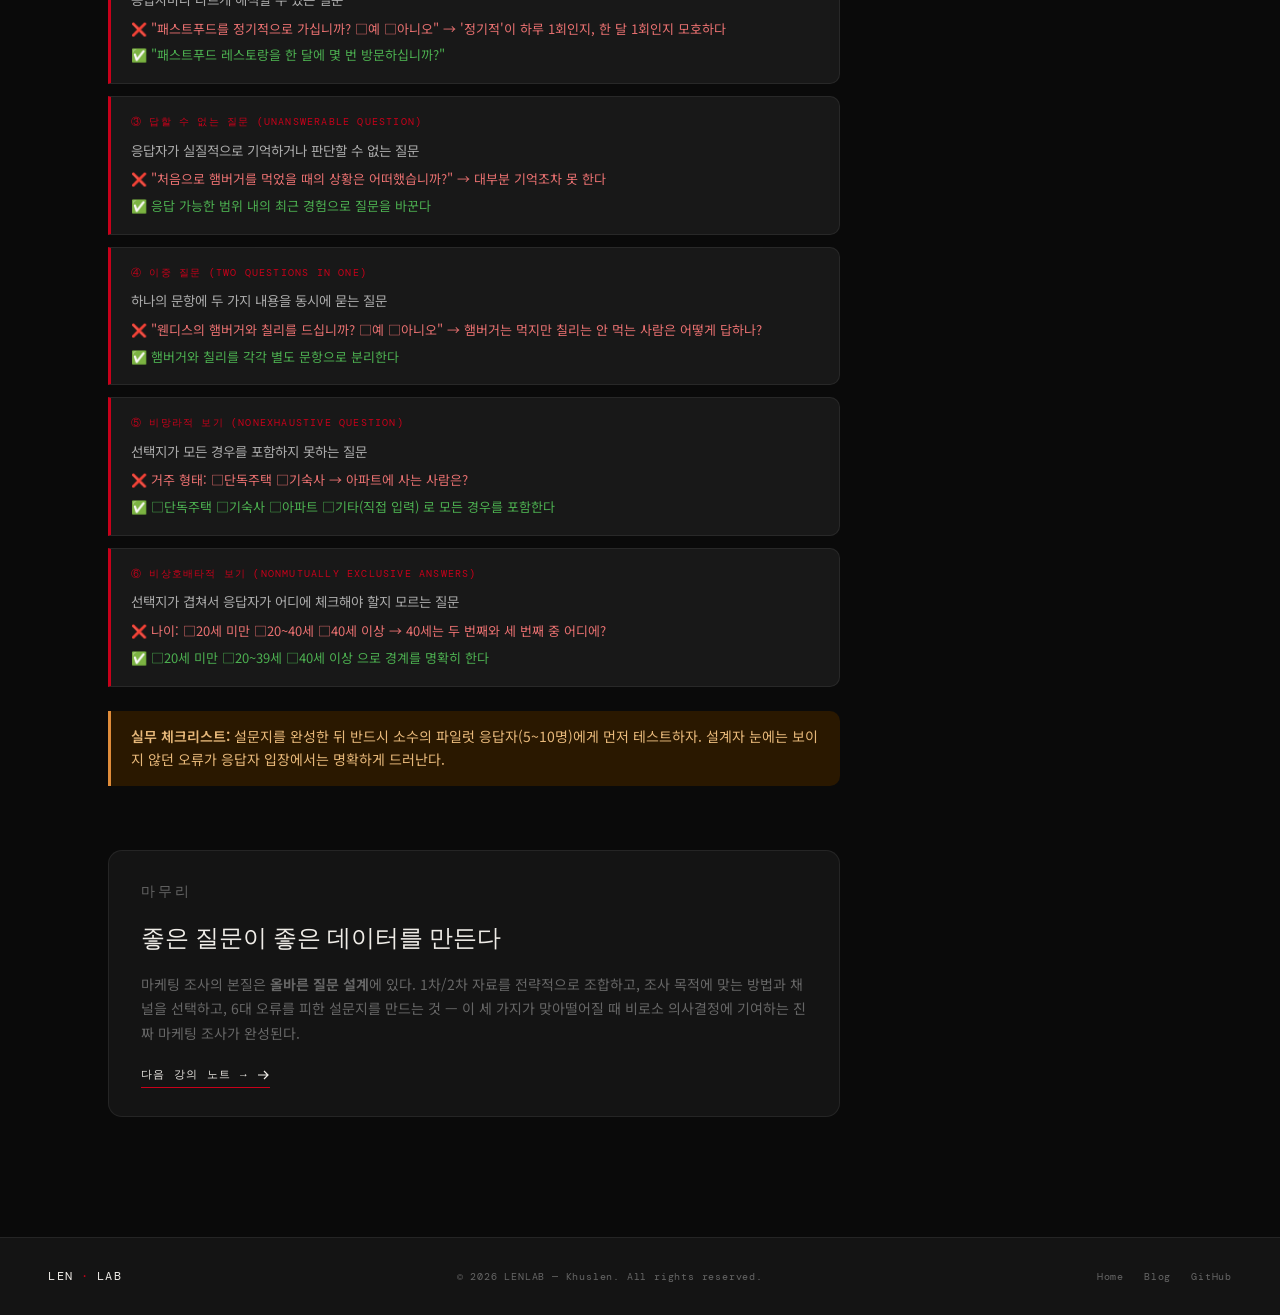
<file: lectures/marketing/marketing_blog9.html>
<!DOCTYPE html>
<html lang="ko">

<head>
  <meta charset="UTF-8" />
  <meta name="viewport" content="width=device-width, initial-scale=1.0" />
  <title>마케팅 조사의 이해 — LENLAB</title>
  <link rel="preconnect" href="https://fonts.googleapis.com">
  <link rel="preconnect" href="https://fonts.gstatic.com" crossorigin>
  <link
    href="https://fonts.googleapis.com/css2?family=Cormorant+Garamond:ital,wght@0,300;0,400;0,600;1,300;1,400&family=DM+Mono:wght@300;400;500&family=Noto+Sans+KR:wght@300;400;500&display=swap"
    rel="stylesheet">
  <style>
    :root {
      --bg: #0a0a0a;
      --bg-alt: #141414;
      --bg-card: #181818;
      --text: #f0ede8;
      --text-dim: #aaaaaa;
      --text-muted: #666666;
      --text-faint: #333333;
      --border: rgba(255, 255, 255, 0.07);
      --border-md: rgba(255, 255, 255, 0.11);
      --red: #c8001a;
      --red-dim: #8b0012;
      --red-bg: rgba(200, 0, 26, 0.07);
      --accent: #185FA5;
      --accent-bg: #0e2d4a;
      --accent-light: rgba(24, 95, 165, 0.15);
      --green-bg: #0d2b10;
      --green: #4caf50;
      --purple-bg: #1e1030;
      --purple: #9c88d4;
      --orange-bg: #2a1800;
      --orange: #e08c3a;
      --font-serif: 'Cormorant Garamond', Georgia, serif;
      --font-mono: 'DM Mono', 'Courier New', monospace;
      --font-sans: 'Noto Sans KR', sans-serif;
      --radius-sm: 6px;
      --radius-md: 10px;
      --radius-lg: 14px;
    }

    html.light {
      --bg: #f7f5f0;
      --bg-alt: #edeae3;
      --bg-card: #ffffff;
      --text: #111111;
      --text-dim: #444444;
      --text-muted: #777777;
      --text-faint: #bbbbbb;
      --border: rgba(0, 0, 0, 0.08);
      --border-md: rgba(0, 0, 0, 0.12);
      --red-bg: rgba(200, 0, 26, 0.05);
      --accent: #185FA5;
      --accent-bg: #e6f1fb;
      --accent-light: rgba(24, 95, 165, 0.1);
      --green-bg: #eaf3de;
      --green: #3b6d11;
      --purple-bg: #eeedfe;
      --purple: #534ab7;
      --orange-bg: #faeeda;
      --orange: #854f0b;
    }

    *, *::before, *::after { box-sizing: border-box; margin: 0; padding: 0; }
    html { scroll-behavior: smooth; }
    body {
      background: var(--bg);
      color: var(--text);
      font-family: var(--font-sans);
      font-size: 15px;
      line-height: 1.75;
      transition: background 0.35s, color 0.35s;
      cursor: none;
    }

    /* CURSOR */
    .cursor {
      position: fixed; width: 7px; height: 7px;
      background: var(--red); border-radius: 50%;
      pointer-events: none; z-index: 9999;
      transform: translate(-50%, -50%);
      transition: width .2s, height .2s;
    }
    .cursor-ring {
      position: fixed; width: 32px; height: 32px;
      border: 1px solid rgba(200, 0, 26, .4); border-radius: 50%;
      pointer-events: none; z-index: 9998;
      transform: translate(-50%, -50%);
    }
    body:has(a:hover) .cursor { width: 10px; height: 10px; background: var(--text); }
    body:has(a:hover) .cursor-ring { border-color: var(--text); width: 44px; height: 44px; }

    /* NAV */
    .site-nav {
      position: sticky; top: 0; z-index: 400;
      display: flex; align-items: center; justify-content: space-between;
      padding: 0 48px; height: 60px;
      background: var(--bg); border-bottom: 1px solid var(--border);
      backdrop-filter: blur(14px);
      transition: background .35s, border-color .35s;
    }
    .nav-left { display: flex; align-items: center; gap: 28px; }
    .brand {
      font-family: var(--font-mono); font-size: 15px;
      letter-spacing: .18em; color: var(--text);
      text-decoration: none; display: flex; align-items: center; gap: 7px; font-weight: 400;
    }
    .brand-dot {
      width: 6px; height: 6px; background: var(--red); border-radius: 50%;
      animation: pulse 2s ease-in-out infinite;
    }
    @keyframes pulse {
      0%, 100% { opacity: 1; transform: scale(1); }
      50% { opacity: .4; transform: scale(.65); }
    }
    .breadcrumb {
      display: flex; align-items: center; gap: 8px;
      font-family: var(--font-mono); font-size: 10px;
      letter-spacing: .12em; color: var(--text-muted); text-transform: uppercase;
    }
    .breadcrumb a { color: var(--text-muted); text-decoration: none; transition: color .25s; }
    .breadcrumb a:hover { color: var(--red); }
    .breadcrumb-sep { color: var(--text-faint); }
    .breadcrumb-current { color: var(--text-dim); }
    .nav-right { display: flex; align-items: center; gap: 20px; }
    .nav-lang { display: flex; gap: 10px; font-family: var(--font-mono); font-size: 10px; letter-spacing: .1em; }
    .nav-lang button {
      background: none; border: none; cursor: pointer;
      color: var(--text-muted); font-family: inherit; font-size: inherit;
      letter-spacing: inherit; padding: 2px 0; transition: color .25s;
    }
    .nav-lang button.active, .nav-lang button:hover { color: var(--red); }
    .theme-wrap { display: flex; align-items: center; gap: 7px; font-size: 13px; color: var(--text-muted); }
    .theme-btn {
      width: 38px; height: 20px; background: var(--text-faint);
      border: none; border-radius: 10px; cursor: pointer; position: relative; transition: background .3s;
    }
    .theme-btn::after {
      content: ''; position: absolute; top: 2px; left: 2px;
      width: 16px; height: 16px; border-radius: 50%;
      background: var(--bg); transition: transform .3s, background .3s;
    }
    html.light .theme-btn { background: var(--red); }
    html.light .theme-btn::after { transform: translateX(18px); }

    /* LAYOUT */
    .page-wrap {
      max-width: 1160px; margin: 0 auto;
      padding: 56px 48px 120px;
      display: grid; grid-template-columns: 1fr 260px;
      gap: 72px; align-items: start;
    }

    /* ARTICLE HEADER */
    .article-header { margin-bottom: 48px; }
    .tag-row { display: flex; gap: 8px; flex-wrap: wrap; margin-bottom: 20px; }
    .tag {
      font-family: var(--font-mono); font-size: 10px;
      letter-spacing: .1em; text-transform: uppercase;
      padding: 4px 12px; border-radius: 99px;
      border: 1px solid var(--border-md); color: var(--text-muted);
      background: transparent; transition: border-color .25s, color .25s;
    }
    .tag:hover { border-color: var(--red); color: var(--red); cursor: default; }
    .tag.accent { background: var(--accent-bg); color: var(--accent); border-color: transparent; }
    .tag.red { background: var(--red-bg); color: var(--red); border-color: rgba(200, 0, 26, .2); }
    .article-title {
      font-family: var(--font-serif);
      font-size: clamp(32px, 4.5vw, 58px);
      font-weight: 300; line-height: 1.1; color: var(--text);
      margin-bottom: 20px; letter-spacing: -.01em;
    }
    .article-title em { font-style: italic; color: var(--text-dim); }
    .article-sub {
      font-size: 16px; font-weight: 300; color: var(--text-dim);
      line-height: 1.7; max-width: 660px; margin-bottom: 28px;
    }
    .meta-row {
      display: flex; align-items: center; gap: 16px; flex-wrap: wrap;
      font-family: var(--font-mono); font-size: 11px; letter-spacing: .06em; color: var(--text-muted);
      border-top: 1px solid var(--border); border-bottom: 1px solid var(--border); padding: 12px 0;
    }
    .meta-sep { color: var(--text-faint); }
    .meta-badge {
      display: inline-flex; align-items: center; gap: 5px;
      background: var(--red-bg); border: 1px solid rgba(200, 0, 26, .15);
      color: var(--red); padding: 2px 10px; border-radius: 99px; font-size: 10px;
    }
    .meta-badge::before { content: ''; width: 5px; height: 5px; background: var(--red); border-radius: 50%; }

    /* TOC BOX */
    .toc-box {
      background: var(--bg-alt); border: 1px solid var(--border);
      border-radius: var(--radius-lg); padding: 20px 24px; margin-bottom: 48px;
    }
    .toc-box-title {
      font-family: var(--font-mono); font-size: 9px;
      letter-spacing: .2em; text-transform: uppercase;
      color: var(--text-muted); margin-bottom: 14px;
    }
    .toc-list { list-style: none; display: flex; flex-direction: column; gap: 4px; }
    .toc-list a {
      display: flex; align-items: baseline; gap: 10px;
      color: var(--text-dim); text-decoration: none; font-size: 13px;
      width: 100%; padding: 5px 8px; border-radius: var(--radius-sm);
      transition: background .2s, color .2s;
    }
    .toc-list a:hover { background: var(--bg-card); color: var(--red); }
    .toc-num { font-family: var(--font-mono); font-size: 10px; color: var(--text-faint); min-width: 22px; }

    /* SECTION */
    .sec { scroll-margin-top: 80px; margin-bottom: 64px; }
    .sec-label {
      font-family: var(--font-mono); font-size: 10px;
      letter-spacing: .2em; text-transform: uppercase; color: var(--red);
      margin-bottom: 10px; display: flex; align-items: center; gap: 10px;
    }
    .sec-label::before { content: ''; display: block; width: 20px; height: 1px; background: var(--red); }
    .sec-head {
      font-family: var(--font-serif); font-size: clamp(22px, 2.8vw, 34px);
      font-weight: 300; line-height: 1.2; color: var(--text); margin-bottom: 20px;
    }
    .sec-head em { font-style: italic; color: var(--text-dim); }
    .prose { font-size: 15px; color: var(--text-dim); line-height: 1.85; font-weight: 300; margin-bottom: 16px; }
    .prose strong { font-weight: 500; color: var(--text); }
    .divider { border: none; border-top: 1px solid var(--border); margin: 48px 0; }

    /* CALLOUT */
    .callout {
      border-left: 3px solid var(--accent); background: var(--accent-bg); color: var(--accent);
      border-radius: 0 var(--radius-md) var(--radius-md) 0;
      padding: 14px 20px; font-size: 14px; line-height: 1.7; margin: 24px 0;
    }
    html:not(.light) .callout { color: #8abde8; }
    .callout.red { border-color: var(--red); background: var(--red-bg); color: var(--red); }
    html:not(.light) .callout.red { color: #e87070; }
    .callout.green { border-color: var(--green); background: var(--green-bg); color: var(--green); }
    .callout.orange { border-color: var(--orange); background: var(--orange-bg); color: var(--orange); }
    html:not(.light) .callout.orange { color: #e8b97a; }
    .callout strong { font-weight: 600; }

    /* KEYPOINT */
    .keypoint {
      background: var(--bg-card); border: 1px solid var(--border-md);
      border-radius: var(--radius-lg); padding: 20px 24px; margin: 24px 0;
    }
    .keypoint-title {
      font-family: var(--font-mono); font-size: 9px;
      letter-spacing: .18em; text-transform: uppercase; color: var(--red);
      margin-bottom: 12px; display: flex; align-items: center; gap: 8px;
    }
    .keypoint-title::before { content: '✦'; font-size: 8px; }
    .keypoint-body { font-size: 14px; color: var(--text-dim); line-height: 1.75; }
    .keypoint-body strong { color: var(--text); font-weight: 500; }

    /* COMPARE GRID */
    .compare-grid { display: grid; grid-template-columns: 1fr 1fr; gap: 12px; margin: 24px 0 32px; }
    .compare-card {
      background: var(--bg-card); border: 1px solid var(--border);
      border-radius: var(--radius-lg); padding: 16px 20px;
    }
    .compare-card.type-a { border-top: 2px solid var(--red); }
    .compare-card.type-b { border-top: 2px solid var(--accent); }
    .compare-card.type-c { border-top: 2px solid var(--green); }
    .compare-head {
      font-size: 13px; font-weight: 500; margin-bottom: 14px;
      display: flex; align-items: center; gap: 8px; color: var(--text);
    }
    .cdot { width: 8px; height: 8px; border-radius: 50%; }
    .cdot-red { background: var(--red); }
    .cdot-blue { background: var(--accent); }
    .cdot-green { background: var(--green); }
    .compare-row {
      font-size: 13px; color: var(--text-muted); padding: 7px 0;
      border-bottom: 1px solid var(--border);
      display: flex; justify-content: space-between; align-items: baseline; gap: 8px;
    }
    .compare-row:last-child { border-bottom: none; }
    .compare-row .val { color: var(--text); font-weight: 500; font-size: 12px; text-align: right; }

    /* CARD GRID */
    .card-grid { display: grid; grid-template-columns: repeat(3, 1fr); gap: 10px; margin: 24px 0 32px; }
    .card-grid.col2 { grid-template-columns: repeat(2, 1fr); }
    .card-grid.col4 { grid-template-columns: repeat(4, 1fr); }
    .info-card {
      background: var(--bg-card); border: 1px solid var(--border);
      border-radius: var(--radius-lg); padding: 16px 18px;
    }
    .info-card-icon {
      width: 34px; height: 34px; border-radius: var(--radius-md);
      display: flex; align-items: center; justify-content: center;
      font-size: 16px; margin-bottom: 12px; background: var(--bg-alt);
    }
    .info-card h3 { font-size: 13px; font-weight: 500; color: var(--text); margin-bottom: 6px; }
    .info-card p { font-size: 12px; color: var(--text-muted); line-height: 1.55; }

    /* FACTOR LIST */
    .factor-list { margin: 16px 0 32px; }
    .factor-item {
      display: flex; gap: 14px; align-items: flex-start;
      padding: 14px 0; border-bottom: 1px solid var(--border);
    }
    .factor-item:first-child { padding-top: 0; }
    .factor-item:last-child { border-bottom: none; }
    .factor-icon {
      min-width: 36px; height: 36px; border-radius: var(--radius-md);
      background: var(--bg-card); border: 1px solid var(--border);
      display: flex; align-items: center; justify-content: center; font-size: 16px;
    }
    .factor-title { font-size: 14px; font-weight: 500; color: var(--text); margin-bottom: 4px; }
    .factor-desc { font-size: 13px; color: var(--text-muted); line-height: 1.6; }

    /* DATA TABLE */
    .data-table { width: 100%; border-collapse: collapse; font-size: 13.5px; margin: 20px 0 32px; }
    .data-table th {
      text-align: left; font-family: var(--font-mono); font-size: 10px;
      text-transform: uppercase; letter-spacing: .08em;
      color: var(--text-muted); font-weight: 400;
      padding: 8px 10px; border-bottom: 1px solid var(--border-md);
    }
    .data-table td { padding: 10px 10px; border-bottom: 1px solid var(--border); color: var(--text-dim); vertical-align: top; }
    .data-table tr:last-child td { border-bottom: none; }
    .data-table tr:hover td { background: var(--bg-alt); }
    .td-strong { font-weight: 500; color: var(--text); }

    /* BADGE */
    .badge { display: inline-block; font-family: var(--font-mono); font-size: 10px; padding: 2px 10px; border-radius: 99px; font-weight: 500; }
    .badge-blue { background: var(--accent-bg); color: var(--accent); }
    .badge-green { background: var(--green-bg); color: var(--green); }
    .badge-purple { background: var(--purple-bg); color: var(--purple); }
    .badge-orange { background: var(--orange-bg); color: var(--orange); }
    .badge-red { background: var(--red-bg); color: var(--red); }

    /* CLOSING BOX */
    .closing-box {
      background: var(--bg-alt); border: 1px solid var(--border);
      border-radius: var(--radius-lg); padding: 28px 32px; margin-top: 48px;
    }
    .closing-box-label {
      font-family: var(--font-mono); font-size: 9px;
      letter-spacing: .2em; text-transform: uppercase; color: var(--red); margin-bottom: 14px;
    }
    .closing-box h3 { font-family: var(--font-serif); font-size: 24px; font-weight: 300; color: var(--text); margin-bottom: 12px; }
    .closing-box p { font-size: 14px; color: var(--text-muted); line-height: 1.75; }
    .next-post {
      display: inline-flex; align-items: center; gap: 8px; margin-top: 20px;
      font-family: var(--font-mono); font-size: 11px; letter-spacing: .12em;
      text-transform: uppercase; color: var(--text); text-decoration: none;
      border-bottom: 1px solid var(--red); padding-bottom: 3px; transition: color .25s;
    }
    .next-post:hover { color: var(--red); }
    .next-post svg { transition: transform .25s; }
    .next-post:hover svg { transform: translateX(4px); }

    /* ERROR BOX (오류 유형) */
    .error-box {
      background: var(--bg-card); border: 1px solid var(--border);
      border-left: 3px solid var(--red);
      border-radius: 0 var(--radius-md) var(--radius-md) 0;
      padding: 16px 20px; margin: 12px 0;
    }
    .error-box-label {
      font-family: var(--font-mono); font-size: 10px;
      letter-spacing: .12em; text-transform: uppercase;
      color: var(--red); margin-bottom: 8px;
      display: flex; align-items: center; gap: 8px;
    }
    .error-box-q { font-size: 13.5px; color: var(--text-dim); margin-bottom: 6px; }
    .error-box-bad { font-size: 13px; color: #e87070; margin-bottom: 4px; }
    .error-box-good { font-size: 13px; color: var(--green); }

    /* SIDEBAR */
    .sidebar { position: sticky; top: 80px; }
    .sidebar-toc {
      background: var(--bg-alt); border: 1px solid var(--border);
      border-radius: var(--radius-lg); padding: 20px 22px; margin-bottom: 20px;
    }
    .sidebar-title {
      font-family: var(--font-mono); font-size: 9px;
      letter-spacing: .2em; text-transform: uppercase; color: var(--text-muted); margin-bottom: 14px;
    }
    .sidebar-toc-list { list-style: none; display: flex; flex-direction: column; gap: 2px; }
    .sidebar-toc-list a {
      display: flex; align-items: baseline; gap: 8px; font-size: 12.5px;
      color: var(--text-muted); text-decoration: none;
      padding: 5px 8px; border-radius: var(--radius-sm); transition: background .2s, color .2s;
    }
    .sidebar-toc-list a:hover, .sidebar-toc-list a.active { background: var(--bg-card); color: var(--red); }
    .sidebar-toc-num { font-family: var(--font-mono); font-size: 9px; color: var(--text-faint); min-width: 18px; }
    .sidebar-meta {
      background: var(--bg-alt); border: 1px solid var(--border);
      border-radius: var(--radius-lg); padding: 20px 22px; margin-bottom: 20px;
    }
    .sidebar-meta-row {
      display: flex; justify-content: space-between; align-items: baseline;
      padding: 8px 0; border-bottom: 1px solid var(--border); font-size: 12px;
    }
    .sidebar-meta-row:last-child { border-bottom: none; }
    .smr-label { font-family: var(--font-mono); font-size: 9px; letter-spacing: .1em; text-transform: uppercase; color: var(--text-muted); }
    .smr-val { color: var(--text-dim); font-size: 12px; text-align: right; }
    .sidebar-related {
      background: var(--bg-alt); border: 1px solid var(--border);
      border-radius: var(--radius-lg); padding: 20px 22px;
    }
    .related-item {
      display: flex; flex-direction: column; gap: 4px;
      padding: 10px 0; border-bottom: 1px solid var(--border); text-decoration: none;
    }
    .related-item:last-child { border-bottom: none; }
    .related-cat { font-family: var(--font-mono); font-size: 9px; letter-spacing: .1em; text-transform: uppercase; color: var(--red); }
    .related-title { font-size: 13px; color: var(--text-dim); line-height: 1.4; transition: color .2s; }
    .related-item:hover .related-title { color: var(--text); }

    /* FOOTER */
    .site-footer {
      border-top: 1px solid var(--border); padding: 28px 48px;
      display: flex; align-items: center; justify-content: space-between;
      font-family: var(--font-mono); font-size: 10px; letter-spacing: .08em;
      color: var(--text-muted); background: var(--bg-alt); transition: background .35s;
    }
    .footer-logo-sm { display: flex; align-items: center; gap: 7px; color: var(--text); text-decoration: none; font-size: 12px; letter-spacing: .14em; }
    .footer-logo-dot { color: var(--red); }
    .footer-links-sm { display: flex; gap: 20px; }
    .footer-links-sm a { color: var(--text-muted); text-decoration: none; transition: color .25s; }
    .footer-links-sm a:hover { color: var(--red); }

    /* RESPONSIVE */
    @media (max-width: 1000px) {
      .page-wrap { grid-template-columns: 1fr; gap: 40px; padding: 40px 32px 80px; }
      .sidebar { position: static; display: none; }
      .site-nav { padding: 0 24px; }
    }
    @media (max-width: 640px) {
      .compare-grid { grid-template-columns: 1fr; }
      .card-grid { grid-template-columns: 1fr 1fr; }
      .article-title { font-size: 28px; }
      .site-nav { padding: 0 16px; }
      .page-wrap { padding: 32px 20px 60px; }
      .breadcrumb { display: none; }
    }
  </style>
</head>

<body>

  <div class="cursor" id="cursor"></div>
  <div class="cursor-ring" id="cursorRing"></div>

  <!-- NAV -->
  <nav class="site-nav">
    <div class="nav-left">
      <a href="index.html" class="brand">
        <span class="brand-dot"></span>LENLAB
      </a>
      <div class="breadcrumb">
        <a href="index.html#categories">강의 노트</a>
        <span class="breadcrumb-sep">/</span>
        <span class="breadcrumb-current">마케팅관리</span>
      </div>
    </div>
    <div class="nav-right">
      <div class="nav-lang">
        <button onclick="setLang('ko')" class="active" id="btn-ko">KO</button>
        <button onclick="setLang('en')" id="btn-en">EN</button>
        <button onclick="setLang('mn')" id="btn-mn">MN</button>
      </div>
      <div class="theme-wrap">
        <span id="themeIcon">☾</span>
        <button class="theme-btn" id="themeToggle" onclick="toggleTheme()"></button>
      </div>
    </div>
  </nav>

  <!-- PAGE WRAP -->
  <div class="page-wrap">

    <!-- ARTICLE -->
    <article>

      <!-- HEADER -->
      <header class="article-header">
        <div class="tag-row">
          <span class="tag accent">Marketing</span>
          <span class="tag">마케팅관리</span>
          <span class="tag">Research</span>
          <span class="tag">Survey Design</span>
          <span class="tag red">12주차</span>
        </div>

        <h1 class="article-title">
          마케팅 조사의 이해<br><em>데이터에서 인사이트까지</em>
        </h1>

        <p class="article-sub">
          감이 아닌 데이터로 의사결정한다 — 마케팅 조사의 개념부터 1·2차 자료의 차이, 3가지 조사 방법, 그리고 좋은 설문지를 만드는 실전 기준까지 한 번에 정리했습니다.
        </p>

        <div class="meta-row">
          <span class="meta-badge">강의 노트</span>
          <span class="meta-sep">·</span>
          <span>마케팅관리 / 12주차</span>
          <span class="meta-sep">·</span>
          <span>2026.05.10</span>
          <span class="meta-sep">·</span>
          <span>읽는 시간 약 10분</span>
        </div>
      </header>

      <!-- TOC -->
      <div class="toc-box">
        <p class="toc-box-title">목차</p>
        <ul class="toc-list">
          <li><a href="#sec1"><span class="toc-num">01</span> 마케팅 조사란 무엇인가</a></li>
          <li><a href="#sec2"><span class="toc-num">02</span> 1차 자료 vs 2차 자료</a></li>
          <li><a href="#sec3"><span class="toc-num">03</span> 3가지 조사 방법 비교</a></li>
          <li><a href="#sec4"><span class="toc-num">04</span> 설문 접촉 방법과 채널 선택</a></li>
          <li><a href="#sec5"><span class="toc-num">05</span> 좋은 설문지를 만드는 법</a></li>
          <li><a href="#sec6"><span class="toc-num">06</span> 설문 문항 6대 오류</a></li>
        </ul>
      </div>

      <!-- SECTION 1 -->
      <div class="sec" id="sec1">
        <p class="sec-label">01 — 개념</p>
        <h2 class="sec-head">마케팅 조사란 무엇인가</h2>

        <p class="prose">
          <strong>마케팅 조사(Market Research)</strong>는 단순히 설문지를 돌리는 일이 아니다. 데이터를 수집하고, 정보를 분석해서 <strong>마케팅 의사결정에 실질적인 시사점을 도출하는 전 과정</strong>이다. 핵심은 '수집'이 아니라 '의사결정에 기여하는가'다.
        </p>
        <p class="prose">
          좋은 마케팅 조사가 되기 위해서는 아래 4가지 조건을 반드시 갖춰야 한다. 하나라도 빠지면 그 조사는 자원 낭비에 가까워진다.
        </p>

        <div class="card-grid col4">
          <div class="info-card">
            <div class="info-card-icon">🎯</div>
            <h3>관련성</h3>
            <p>지금 내리려는 의사결정과 직접 연결되어야 한다</p>
          </div>
          <div class="info-card">
            <div class="info-card-icon">✅</div>
            <h3>정확성</h3>
            <p>오류 없이 신뢰할 수 있는 데이터여야 한다</p>
          </div>
          <div class="info-card">
            <div class="info-card-icon">⏰</div>
            <h3>시의성</h3>
            <p>의사결정이 필요한 시점에 맞게 제공되어야 한다</p>
          </div>
          <div class="info-card">
            <div class="info-card-icon">📋</div>
            <h3>완전성</h3>
            <p>필요한 정보가 빠짐없이 담겨 있어야 한다</p>
          </div>
        </div>

        <div class="callout">
          <strong>핵심 관점:</strong> 마케팅 조사는 단순한 데이터 수집 작업이 아니라, 올바른 질문을 설계하고 신뢰할 수 있는 방법으로 수집해서 의미 있는 인사이트를 뽑아내는 과학적 과정이다. 잘 설계된 조사 하나가 수천만 원짜리 마케팅 전략의 성패를 가른다.
        </div>
      </div>

      <hr class="divider">

      <!-- SECTION 2 -->
      <div class="sec" id="sec2">
        <p class="sec-label">02 — 자료 유형</p>
        <h2 class="sec-head">1차 자료 vs 2차 자료</h2>

        <p class="prose">
          마케팅 조사에서 활용하는 데이터는 크게 두 종류로 나뉜다. 어떤 자료를 쓸지는 조사 목적, 가용 예산, 시간에 따라 달라진다. 실무에서는 2차 자료를 먼저 탐색하고, 부족한 부분만 1차 자료로 보완하는 순서가 효율적이다.
        </p>

        <div class="compare-grid">
          <div class="compare-card type-a">
            <div class="compare-head">
              <div class="cdot cdot-red"></div>1차 자료 (Primary Data)
            </div>
            <div class="compare-row"><span>정의</span><span class="val">특정 목적을 위해 직접 수집</span></div>
            <div class="compare-row"><span>별칭</span><span class="val">Field Data</span></div>
            <div class="compare-row"><span>조사 방법</span><span class="val">관찰 / 설문 / 실험</span></div>
            <div class="compare-row"><span>접촉 방법</span><span class="val">우편 / 전화 / 대인 / 온라인</span></div>
            <div class="compare-row"><span>규모</span><span class="val">전수 / 표본 / 사례 / 패널</span></div>
            <div class="compare-row"><span>비용</span><span class="val">상대적으로 높음</span></div>
          </div>
          <div class="compare-card type-b">
            <div class="compare-head">
              <div class="cdot cdot-blue"></div>2차 자료 (Secondary Data)
            </div>
            <div class="compare-row"><span>정의</span><span class="val">이미 수집되어 있는 정보 활용</span></div>
            <div class="compare-row"><span>별칭</span><span class="val">Desk Research</span></div>
            <div class="compare-row"><span>출처</span><span class="val">내부 자료 + 외부 자료</span></div>
            <div class="compare-row"><span>활용 목적</span><span class="val">추세 파악 / 매출 예측</span></div>
            <div class="compare-row"><span></span><span class="val">변수 간 관계성 파악</span></div>
            <div class="compare-row"><span>비용</span><span class="val">상대적으로 낮음</span></div>
          </div>
        </div>

        <div class="callout green">
          <strong>실전 팁:</strong> 조사를 시작하기 전에 2차 자료를 먼저 탐색하자. 정부 통계, 산업 보고서, 사내 CRM 데이터를 먼저 검토하면 시간과 비용을 크게 아낄 수 있다. 1차 자료는 2차 자료로는 채울 수 없는 빈자리를 메울 때 투입한다.
        </div>
      </div>

      <hr class="divider">

      <!-- SECTION 3 -->
      <div class="sec" id="sec3">
        <p class="sec-label">03 — 조사 방법</p>
        <h2 class="sec-head">3가지 조사 방법 비교</h2>

        <p class="prose">
          1차 자료를 수집하는 방법은 크게 세 가지다. 각각 특징과 장단점이 명확히 다르므로, 조사 목적에 맞는 방법을 선택하는 것이 핵심이다.
        </p>

        <table class="data-table">
          <thead>
            <tr>
              <th>방법</th>
              <th>특징</th>
              <th>장점</th>
              <th>주의점</th>
            </tr>
          </thead>
          <tbody>
            <tr>
              <td class="td-strong">관찰 조사</td>
              <td>조사 대상의 행동을 직접 관찰하고 기록</td>
              <td>무의식적 행동 포착 가능, 의사소통 어려운 대상도 조사 가능</td>
              <td>현재 보이는 행동만 조사 가능, 시간·비용 많이 소요</td>
            </tr>
            <tr>
              <td class="td-strong">설문 조사</td>
              <td>다수 응답자에게 질문을 통해 자료 수집</td>
              <td>대규모 표본 조사 가능, 과거 행동·생각·태도 측정 가능</td>
              <td>설문지 품질에 따라 자료 수준 차이, 사회적 바람직성 편향 발생 가능</td>
            </tr>
            <tr>
              <td class="td-strong">실험 조사</td>
              <td>변수 간 인과관계 규명을 위한 실험 설계</td>
              <td>인과성 법칙 발견에 가장 적합한 방법</td>
              <td>실험 설계 수준 중요, 대규모 조사 어려움, 연구 윤리 문제 발생 가능</td>
            </tr>
          </tbody>
        </table>

        <p class="prose">실험 조사는 특히 <strong>독립변수(원인)와 종속변수(결과)</strong>의 관계를 검증하는 데 강점을 가진다. 아래 두 가지 예시를 보면 구조가 명확해진다.</p>

        <div class="factor-list">
          <div class="factor-item">
            <div class="factor-icon">💼</div>
            <div>
              <div class="factor-title">예시 1 — 정보 제시 순서가 채용 결정에 미치는 영향</div>
              <div class="factor-desc">
                <strong>독립변수:</strong> 구직자 정보 제시 순서 (긍정→부정 vs 부정→긍정)<br>
                <strong>종속변수:</strong> 채용 합격 여부<br>
                같은 정보라도 어떤 순서로 제시하느냐가 평가자의 판단에 영향을 미치는지 규명한다.
              </div>
            </div>
          </div>
          <div class="factor-item">
            <div class="factor-icon">🥽</div>
            <div>
              <div class="factor-title">예시 2 — VR 체험 교육이 무대공포증 해소에 미치는 영향</div>
              <div class="factor-desc">
                <strong>독립변수:</strong> VR 체험 교육 유무<br>
                <strong>종속변수:</strong> 무대공포증 정도<br>
                VR 교육을 받은 집단과 받지 않은 집단을 비교해 인과관계를 확인한다.
              </div>
            </div>
          </div>
        </div>

        <div class="keypoint">
          <p class="keypoint-title">사회적 바람직성 편향이란?</p>
          <p class="keypoint-body">
            응답자가 자신의 실제 생각·행동 대신, <strong>사회적으로 바람직하다고 여겨지는 답을 선택하려는 경향</strong>이다. "환경을 위해 분리수거를 잘 하십니까?" 같은 질문에 실제보다 긍정적으로 답하는 것이 대표적인 예다. Public 상황(타인이 보이는)에서 이 편향이 더 강하게 나타나므로, 민감한 주제일수록 익명성 보장이 중요하다.
          </p>
        </div>
      </div>

      <hr class="divider">

      <!-- SECTION 4 -->
      <div class="sec" id="sec4">
        <p class="sec-label">04 — 접촉 채널</p>
        <h2 class="sec-head">설문 접촉 방법과 <em>채널 선택 기준</em></h2>

        <p class="prose">
          설문 조사를 어떤 채널로 진행하느냐에 따라 조사 범위, 비용, 익명성, 데이터 품질이 완전히 달라진다. 채널 선택은 목적과 타깃에 따라 전략적으로 결정해야 한다.
        </p>

        <table class="data-table">
          <thead>
            <tr>
              <th>채널</th>
              <th>조사 범위</th>
              <th>비용</th>
              <th>익명성</th>
              <th>시각자료</th>
              <th>조사자 개입</th>
              <th>적정 길이</th>
            </tr>
          </thead>
          <tbody>
            <tr>
              <td class="td-strong">우편 조사</td>
              <td>광범위</td>
              <td><span class="badge badge-green">저렴</span></td>
              <td>보장</td>
              <td>가능</td>
              <td>불가</td>
              <td>A4 6페이지 이내</td>
            </tr>
            <tr>
              <td class="td-strong">전화 조사</td>
              <td>광범위</td>
              <td><span class="badge badge-orange">보통</span></td>
              <td>보통</td>
              <td>불가</td>
              <td>가능</td>
              <td>10~15분 이내</td>
            </tr>
            <tr>
              <td class="td-strong">대인 면접</td>
              <td>협소</td>
              <td><span class="badge badge-red">비쌈</span></td>
              <td>미보장</td>
              <td>가능</td>
              <td>가능</td>
              <td>90분 이내</td>
            </tr>
            <tr>
              <td class="td-strong">온라인 조사</td>
              <td>광범위</td>
              <td><span class="badge badge-green">저렴</span></td>
              <td>보장</td>
              <td>가능</td>
              <td>불가</td>
              <td>10~15분 이내</td>
            </tr>
          </tbody>
        </table>

        <div class="callout">
          <strong>현실적 선택:</strong> 최근에는 <strong>온라인 조사</strong>가 비용 대비 효율이 가장 높아 가장 많이 활용된다. 다만 특정 연령층(고령층 등)이 타깃일 경우 표본 편향이 생길 수 있으므로 이를 고려한 채널 보완이 필요하다.
        </div>
      </div>

      <hr class="divider">

      <!-- SECTION 5 -->
      <div class="sec" id="sec5">
        <p class="sec-label">05 — 설문 설계</p>
        <h2 class="sec-head">좋은 설문지를 만드는 법</h2>

        <p class="prose">
          설문지는 단순히 질문을 나열하는 문서가 아니다. 문항 순서, 워딩, 길이 하나하나가 응답률과 자료 품질에 직접 영향을 미친다.
        </p>

        <div class="factor-list">
          <div class="factor-item">
            <div class="factor-icon">🔢</div>
            <div>
              <div class="factor-title">문항 순서 — 쉬운 것을 먼저</div>
              <div class="factor-desc">쉬운 질문을 앞에, 어렵고 복잡한 질문을 뒤에 배치한다. 초반에 응답자를 지치게 만들면 이후 응답의 질이 급격히 떨어진다. 중요한 질문도 앞부분에 두는 것이 원칙이다 — 후반부로 갈수록 응답자의 집중력이 낮아지기 때문이다.</div>
            </div>
          </div>
          <div class="factor-item">
            <div class="factor-icon">✍️</div>
            <div>
              <div class="factor-title">워딩 설계 — 명확하고 중립적으로</div>
              <div class="factor-desc">질문의 단어 하나가 응답 방향을 바꾼다. 특정 방향으로 유도하는 표현, 이중으로 해석될 수 있는 단어, 응답자가 알 수 없는 전문용어는 반드시 피한다.</div>
            </div>
          </div>
          <div class="factor-item">
            <div class="factor-icon">📈</div>
            <div>
              <div class="factor-title">응답률을 높이는 실전 전략</div>
              <div class="factor-desc">
                ① <strong>인센티브 제공:</strong> 소정의 사례(경품, 포인트)는 참여율을 크게 높인다.<br>
                ② <strong>적정 길이 유지:</strong> 채널별 권장 시간 내에서 설계한다.<br>
                ③ <strong>진행률 표시:</strong> "3/10 완료" 같은 진행 상황 표시가 완료율을 높인다.
              </div>
            </div>
          </div>
          <div class="factor-item">
            <div class="factor-icon">⚖️</div>
            <div>
              <div class="factor-title">척도 선택 — 4점 vs 5점</div>
              <div class="factor-desc">
                <strong>4점 척도(중립 없음):</strong> 매우 그렇다 / 그렇다 / 그렇지 않다 / 매우 그렇지 않다 → 응답자가 확실한 입장을 취하도록 강제한다.<br>
                <strong>5점 척도(중립 있음):</strong> 위 4개 + '보통이다' 포함 → 판단이 어려운 민감한 주제에 적합하다.
              </div>
            </div>
          </div>
        </div>
      </div>

      <hr class="divider">

      <!-- SECTION 6 -->
      <div class="sec" id="sec6">
        <p class="sec-label">06 — 오류 유형</p>
        <h2 class="sec-head">설문 문항 <em>6대 오류</em></h2>

        <p class="prose">
          아무리 좋은 의도로 설문을 만들어도, 아래 6가지 오류 중 하나에 걸리면 데이터 신뢰성이 무너진다. 설문지 검토 시 체크리스트로 활용하자.
        </p>

        <div class="error-box">
          <div class="error-box-label">① 유도 질문 (Leading Question)</div>
          <div class="error-box-q">응답자를 특정 방향으로 유도하는 질문</div>
          <div class="error-box-bad">❌ "왜 웬디스 버거가 경쟁사보다 더 신선하다고 생각하십니까?" → 이미 '더 신선하다'는 전제가 깔려 있다</div>
          <div class="error-box-good">✅ "웬디스 버거에 대해 어떻게 생각하십니까?"</div>
        </div>

        <div class="error-box">
          <div class="error-box-label">② 모호한 질문 (Ambiguous Question)</div>
          <div class="error-box-q">응답자마다 다르게 해석할 수 있는 질문</div>
          <div class="error-box-bad">❌ "패스트푸드를 정기적으로 가십니까? □예 □아니오" → '정기적'이 하루 1회인지, 한 달 1회인지 모호하다</div>
          <div class="error-box-good">✅ "패스트푸드 레스토랑을 한 달에 몇 번 방문하십니까?"</div>
        </div>

        <div class="error-box">
          <div class="error-box-label">③ 답할 수 없는 질문 (Unanswerable Question)</div>
          <div class="error-box-q">응답자가 실질적으로 기억하거나 판단할 수 없는 질문</div>
          <div class="error-box-bad">❌ "처음으로 햄버거를 먹었을 때의 상황은 어떠했습니까?" → 대부분 기억조차 못 한다</div>
          <div class="error-box-good">✅ 응답 가능한 범위 내의 최근 경험으로 질문을 바꾼다</div>
        </div>

        <div class="error-box">
          <div class="error-box-label">④ 이중 질문 (Two Questions in One)</div>
          <div class="error-box-q">하나의 문항에 두 가지 내용을 동시에 묻는 질문</div>
          <div class="error-box-bad">❌ "웬디스의 햄버거와 칠리를 드십니까? □예 □아니오" → 햄버거는 먹지만 칠리는 안 먹는 사람은 어떻게 답하나?</div>
          <div class="error-box-good">✅ 햄버거와 칠리를 각각 별도 문항으로 분리한다</div>
        </div>

        <div class="error-box">
          <div class="error-box-label">⑤ 비망라적 보기 (Nonexhaustive Question)</div>
          <div class="error-box-q">선택지가 모든 경우를 포함하지 못하는 질문</div>
          <div class="error-box-bad">❌ 거주 형태: □단독주택 □기숙사 → 아파트에 사는 사람은?</div>
          <div class="error-box-good">✅ □단독주택 □기숙사 □아파트 □기타(직접 입력) 로 모든 경우를 포함한다</div>
        </div>

        <div class="error-box">
          <div class="error-box-label">⑥ 비상호배타적 보기 (Nonmutually Exclusive Answers)</div>
          <div class="error-box-q">선택지가 겹쳐서 응답자가 어디에 체크해야 할지 모르는 질문</div>
          <div class="error-box-bad">❌ 나이: □20세 미만 □20~40세 □40세 이상 → 40세는 두 번째와 세 번째 중 어디에?</div>
          <div class="error-box-good">✅ □20세 미만 □20~39세 □40세 이상 으로 경계를 명확히 한다</div>
        </div>

        <div class="callout orange">
          <strong>실무 체크리스트:</strong> 설문지를 완성한 뒤 반드시 소수의 파일럿 응답자(5~10명)에게 먼저 테스트하자. 설계자 눈에는 보이지 않던 오류가 응답자 입장에서는 명확하게 드러난다.
        </div>
      </div>

      <!-- CLOSING -->
      <div class="closing-box">
        <p class="closing-box-label">마무리</p>
        <h3>좋은 질문이 좋은 데이터를 만든다</h3>
        <p>
          마케팅 조사의 본질은 <strong>올바른 질문 설계</strong>에 있다. 1차/2차 자료를 전략적으로 조합하고, 조사 목적에 맞는 방법과 채널을 선택하고, 6대 오류를 피한 설문지를 만드는 것 — 이 세 가지가 맞아떨어질 때 비로소 의사결정에 기여하는 진짜 마케팅 조사가 완성된다.
        </p>
        <a href="#" class="next-post">
          다음 강의 노트 →
          <svg width="14" height="14" viewBox="0 0 14 14" fill="none">
            <path d="M2 7h10M8 3l4 4-4 4" stroke="currentColor" stroke-width="1.2" />
          </svg>
        </a>
      </div>

    </article>

    <!-- SIDEBAR -->
    <aside class="sidebar">

      <div class="sidebar-toc">
        <p class="sidebar-title">목차</p>
        <ul class="sidebar-toc-list">
          <li><a href="#sec1" class="active"><span class="sidebar-toc-num">01</span> 마케팅 조사란?</a></li>
          <li><a href="#sec2"><span class="sidebar-toc-num">02</span> 1차 vs 2차 자료</a></li>
          <li><a href="#sec3"><span class="sidebar-toc-num">03</span> 3가지 조사 방법</a></li>
          <li><a href="#sec4"><span class="sidebar-toc-num">04</span> 접촉 채널 선택</a></li>
          <li><a href="#sec5"><span class="sidebar-toc-num">05</span> 설문지 설계법</a></li>
          <li><a href="#sec6"><span class="sidebar-toc-num">06</span> 6대 오류</a></li>
        </ul>
      </div>

      <div class="sidebar-meta">
        <p class="sidebar-title">글 정보</p>
        <div class="sidebar-meta-row">
          <span class="smr-label">카테고리</span>
          <span class="smr-val">강의 노트</span>
        </div>
        <div class="sidebar-meta-row">
          <span class="smr-label">수업</span>
          <span class="smr-val">마케팅관리</span>
        </div>
        <div class="sidebar-meta-row">
          <span class="smr-label">주차</span>
          <span class="smr-val">Week 12</span>
        </div>
        <div class="sidebar-meta-row">
          <span class="smr-label">날짜</span>
          <span class="smr-val">2026.05.10</span>
        </div>
        <div class="sidebar-meta-row">
          <span class="smr-label">읽기</span>
          <span class="smr-val">약 10분</span>
        </div>
        <div class="sidebar-meta-row">
          <span class="smr-label">언어</span>
          <span class="smr-val">KO / EN / MN</span>
        </div>
      </div>

      <div class="sidebar-related">
        <p class="sidebar-title">관련 글</p>
        <a href="#" class="related-item">
          <span class="related-cat">강의 노트 · Week 10</span>
          <span class="related-title">소비자 행동 분석 — 구매 의사결정 프로세스</span>
        </a>
        <a href="#" class="related-item">
          <span class="related-cat">강의 노트 · Week 11</span>
          <span class="related-title">시장 세분화와 타깃 마케팅 전략</span>
        </a>
        <a href="#" class="related-item">
          <span class="related-cat">강의 노트 · Week 13</span>
          <span class="related-title">브랜드 자산과 포지셔닝 전략</span>
        </a>
      </div>

    </aside>

  </div>

  <!-- FOOTER -->
  <footer class="site-footer">
    <a href="index.html" class="footer-logo-sm">
      LEN<span class="footer-logo-dot">·</span>LAB
    </a>
    <span>© 2026 LENLAB — Khuslen. All rights reserved.</span>
    <div class="footer-links-sm">
      <a href="index.html">Home</a>
      <a href="index.html#posts">Blog</a>
      <a href="https://github.com/Khuslen09" target="_blank">GitHub</a>
    </div>
  </footer>

  <script>
    /* CURSOR */
    const cursor = document.getElementById('cursor');
    const ring = document.getElementById('cursorRing');
    let mx = 0, my = 0, rx = 0, ry = 0;
    document.addEventListener('mousemove', e => {
      mx = e.clientX; my = e.clientY;
      cursor.style.left = mx + 'px'; cursor.style.top = my + 'px';
    });
    (function loop() {
      rx += (mx - rx) * .12; ry += (my - ry) * .12;
      ring.style.left = rx + 'px'; ring.style.top = ry + 'px';
      requestAnimationFrame(loop);
    })();

    /* THEME */
    let isLight = localStorage.getItem('lenlab-theme') === 'light';
    function applyTheme() {
      document.documentElement.classList.toggle('light', isLight);
      document.getElementById('themeIcon').textContent = isLight ? '☀︎' : '☾';
    }
    function toggleTheme() {
      isLight = !isLight;
      localStorage.setItem('lenlab-theme', isLight ? 'light' : 'dark');
      applyTheme();
    }
    applyTheme();

    /* LANGUAGE */
    let currentLang = localStorage.getItem('lenlab-lang') || 'ko';
    function setLang(lang) {
      currentLang = lang;
      document.querySelectorAll('[data-lang]').forEach(el => {
        el.style.display = el.dataset.lang === lang ? 'block' : 'none';
      });
      ['ko', 'en', 'mn'].forEach(l => {
        const b = document.getElementById('btn-' + l);
        if (b) b.classList.toggle('active', l === lang);
      });
      document.documentElement.lang = lang;
      localStorage.setItem('lenlab-lang', lang);
    }
    setLang(currentLang);

    /* SIDEBAR ACTIVE TOC */
    const sideLinks = document.querySelectorAll('.sidebar-toc-list a');
    const sections = document.querySelectorAll('.sec');
    const observer = new IntersectionObserver(entries => {
      entries.forEach(entry => {
        if (entry.isIntersecting) {
          const id = entry.target.id;
          sideLinks.forEach(a => {
            a.classList.toggle('active', a.getAttribute('href') === '#' + id);
          });
        }
      });
    }, { rootMargin: '-20% 0px -60% 0px' });
    sections.forEach(s => observer.observe(s));
  </script>

</body>
</html>
</file>
<file: style.css>
:root {
  --main-red: #ef4444;
  --main-red-dark: #dc2626;
  --black: #0f172a;
  --gray: #475569;
  --light-bg: #f8fafc;
}

* {
  margin: 0;
  padding: 0;
  box-sizing: border-box;
}

body {
  font-family: -apple-system, BlinkMacSystemFont, "Segoe UI", Roboto, sans-serif;
  line-height: 1.7;
  color: #111;
  background: var(--light-bg);
}

a {
  text-decoration: none;
  color: inherit;
}

.container {
  width: min(1100px, 90%);
  margin: 0 auto;
}

.site-header {
  background: #000;
  color: white;
  padding: 18px 0;
  position: sticky;
  top: 0;
  z-index: 10;
}

.site-header .container {
  display: flex;
  justify-content: space-between;
  align-items: center;
}

.logo {
  font-size: 1.4rem;
  font-weight: 700;
  letter-spacing: -0.02em;
}

.nav {
  display: flex;
  gap: 20px;
}

.nav a {
  color: #aaa;
  transition: 0.2s;
}

.nav a:hover {
  color: white;
}

/* 🔥 HERO */
.hero {
  padding: 100px 0 80px;
  background: white;
  text-align: center;
  border-bottom: 1px solid #eee;
}

.tag {
  color: var(--main-red);
  font-weight: 700;
  margin-bottom: 12px;
}

.hero h2 {
  font-size: 2.6rem;
  margin-bottom: 18px;
  color: #000;
}

.hero-text {
  max-width: 700px;
  margin: 0 auto 28px;
  color: var(--gray);
  font-size: 1.05rem;
}

/* 🔥 BUTTON */
.btn {
  display: inline-block;
  background: var(--main-red);
  color: white;
  padding: 12px 26px;
  border-radius: 999px;
  font-weight: 600;
  transition: 0.2s;
}

.btn:hover {
  background: var(--main-red-dark);
}

/* SECTION */
.section {
  padding: 70px 0;
}

.alt-section {
  background: #f1f5f9;
}

.section-title {
  font-size: 2rem;
  margin-bottom: 28px;
  text-align: center;
  color: #000;
}

/* 🔥 CARD */
.post-grid {
  display: grid;
  grid-template-columns: repeat(auto-fit, minmax(280px, 1fr));
  gap: 24px;
}

.card {
  background: white;
  padding: 26px;
  border-radius: 18px;
  border: 1px solid #eee;
  transition: 0.2s;
}

.card:hover {
  transform: translateY(-4px);
  border-color: var(--main-red);
}

/* 🔥 CATEGORY */
.post-category {
  font-size: 0.85rem;
  font-weight: 700;
  color: var(--main-red);
  margin-bottom: 8px;
}

.card h4 {
  font-size: 1.2rem;
  margin-bottom: 12px;
  color: #000;
}

.card p {
  color: var(--gray);
  margin-bottom: 16px;
}

/* 🔥 LINK */
.read-more {
  color: var(--main-red);
  font-weight: 600;
}

.read-more:hover {
  text-decoration: underline;
}

.center-text {
  max-width: 760px;
  margin: 0 auto;
  text-align: center;
  color: var(--gray);
}

.about-container {
  max-width: 760px;
}

.about-container p {
  margin-bottom: 18px;
  color: #334155;
}

/* FOOTER */
.site-footer {
  background: #000;
  color: #aaa;
  text-align: center;
  padding: 24px 0;
  margin-top: 30px;
}

/* MOBILE */
@media (max-width: 768px) {
  .site-header .container {
    flex-direction: column;
    gap: 12px;
  }

  .nav {
    flex-wrap: wrap;
    justify-content: center;
  }

  .hero h2 {
    font-size: 1.8rem;
  }

  .hero {
    padding: 80px 0 60px;
  }
}
</file>
